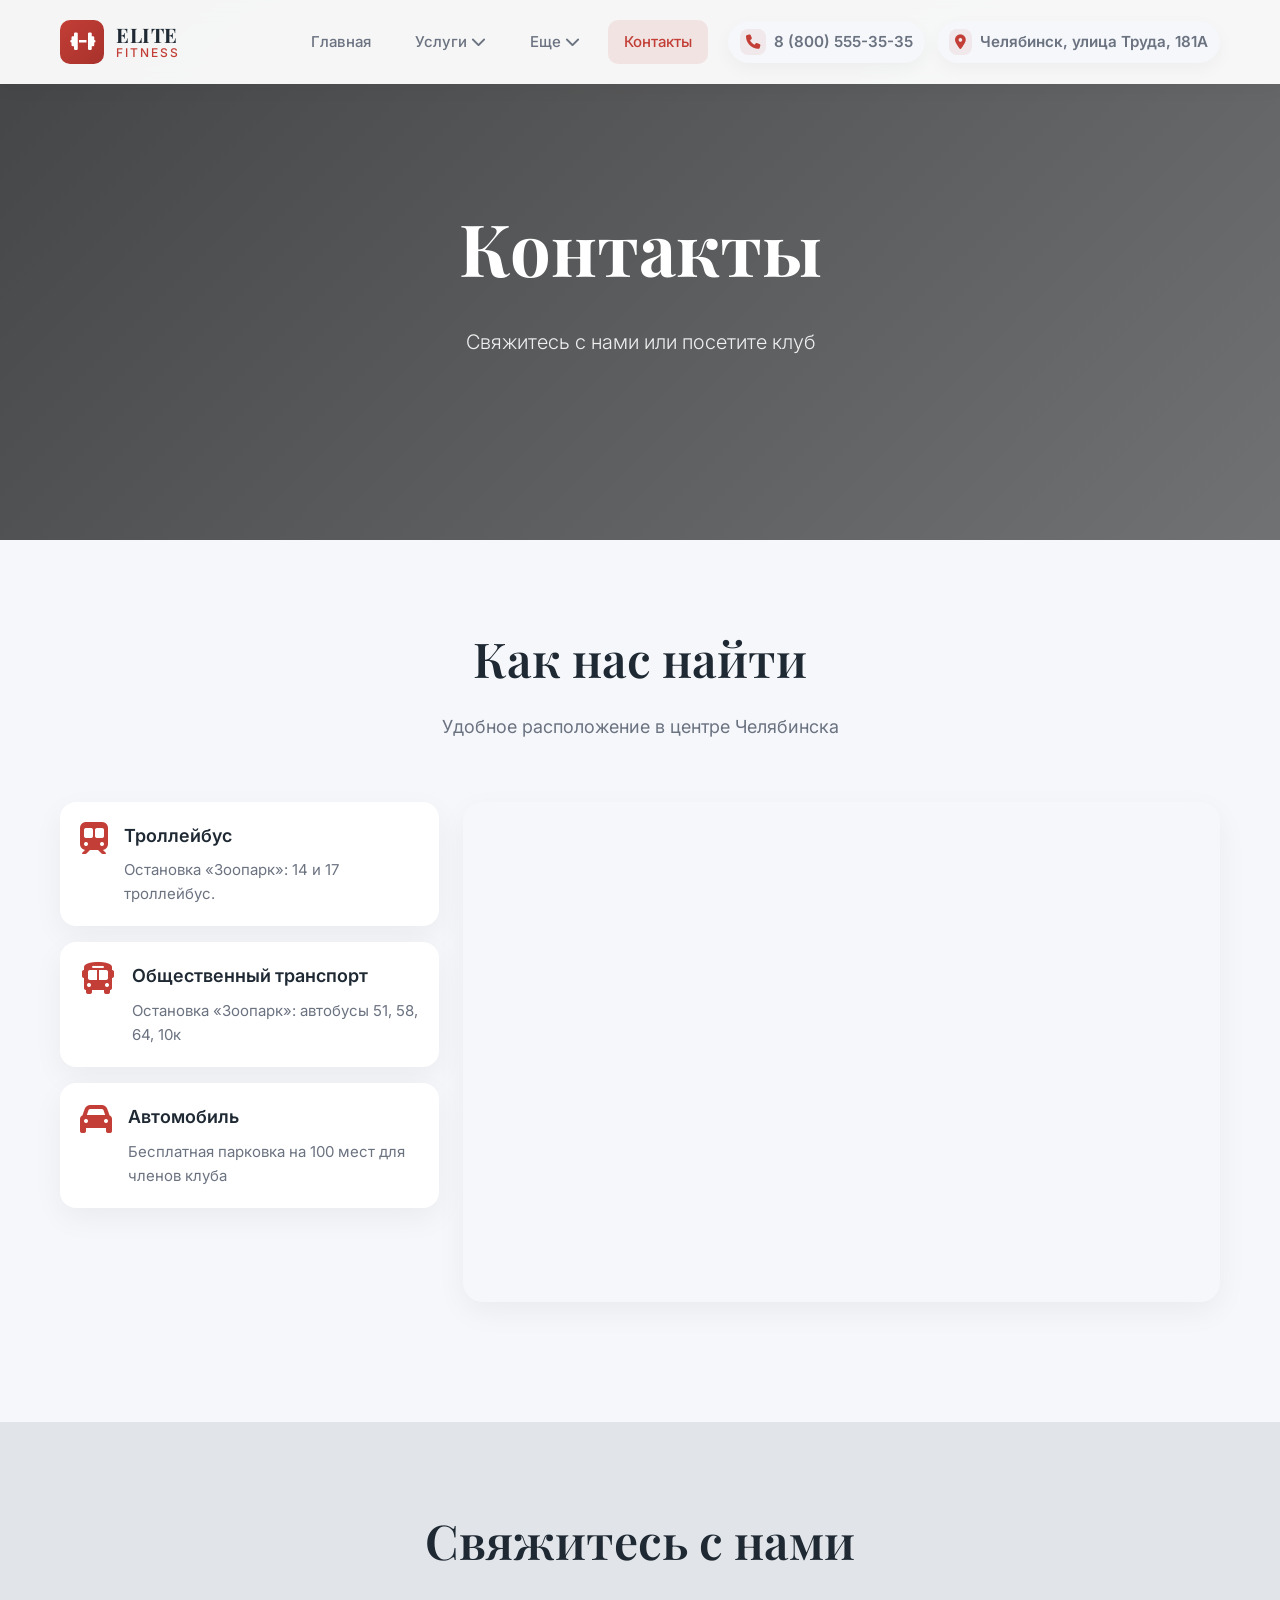
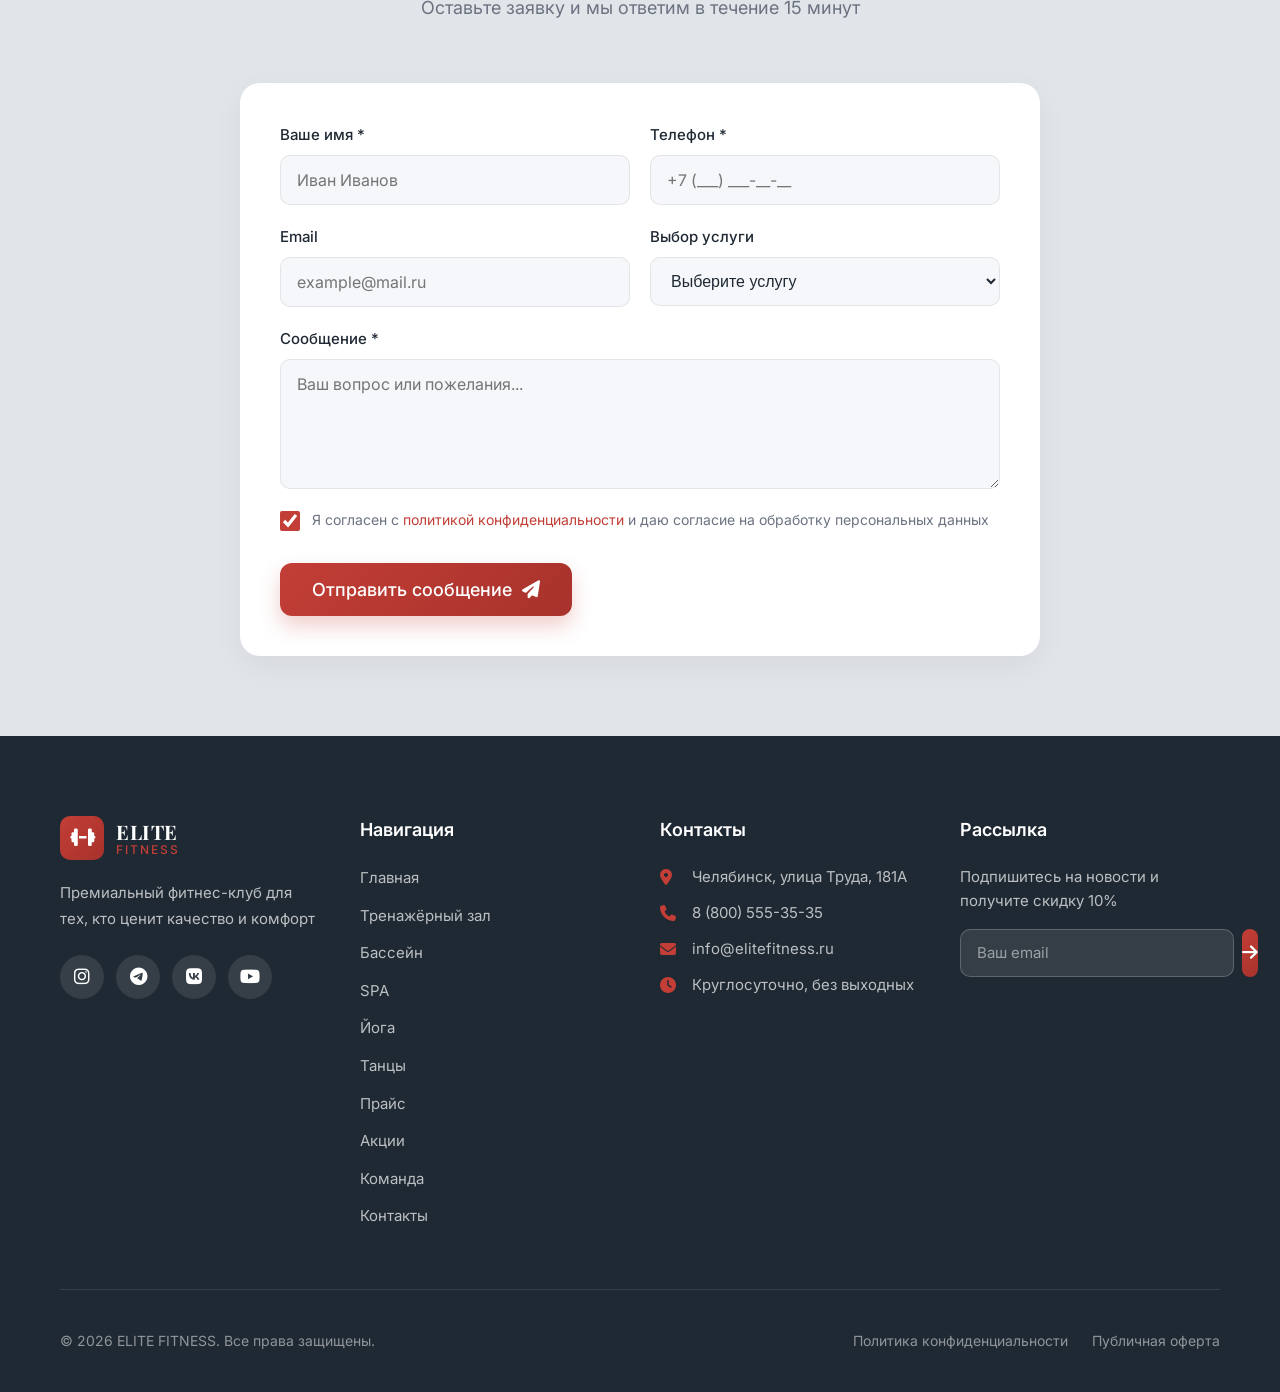
<file: contacts.html>
<!DOCTYPE html>
<html lang="ru">
<head>
    <meta charset="UTF-8">
    <meta name="viewport" content="width=device-width, initial-scale=1.0, maximum-scale=5.0, minimum-scale=0.5, viewport-fit=cover">
    <meta name="description" content="Контакты ELITE FITNESS — адрес, телефон, email, часы работы. Запишитесь на пробное занятие.">
    <title>Контакты | ELITE FITNESS</title>

    <link rel="icon" href="img/fav.png" type="image/png">

    <link rel="preconnect" href="https://fonts.googleapis.com">
    <link rel="preconnect" href="https://fonts.gstatic.com" crossorigin>
    <link href="https://fonts.googleapis.com/css2?family=Inter:wght@300;400;500;600;700&family=Playfair+Display:wght@400;500;600;700&display=swap" rel="stylesheet">
    <link rel="stylesheet" href="https://cdnjs.cloudflare.com/ajax/libs/font-awesome/6.4.0/css/all.min.css">
    <link rel="stylesheet" href="css/styles.css">
</head>
<body>
    <div id="header"></div>

    <section class="page-hero">
        <div class="page-hero__overlay"></div>
        <div class="page-hero__content">
            <h1 class="page-hero__title fade-in">Контакты</h1>
            <p class="page-hero__subtitle fade-in">
                Свяжитесь с нами или посетите клуб
            </p>
        </div>
    </section>

    <section class="section" style="background: var(--color-bg-secondary);" id="map-section">
        <div class="container">
            <div class="section-header">
                <h2 class="section-title">Как нас найти</h2>
                <p class="section-subtitle">
                    Удобное расположение в центре Челябинска
                </p>
            </div>

            <div class="map-wrapper slide-up">
                <div class="map-content">
                    <div class="map-info">
                        <div class="transport-item">
                            <i class="fas fa-subway"></i>
                            <div>
                                <h4>Троллейбус</h4>
                                <p>Остановка «Зоопарк»: 14 и 17 троллейбус.</p>
                            </div>
                        </div>
                        <div class="transport-item">
                            <i class="fas fa-bus"></i>
                            <div>
                                <h4>Общественный транспорт</h4>
                                <p>Остановка «Зоопарк»: автобусы 51, 58, 64, 10к </p>
                            </div>
                        </div>
                        <div class="transport-item">
                            <i class="fas fa-car"></i>
                            <div>
                                <h4>Автомобиль</h4>
                                <p>Бесплатная парковка на 100 мест для членов клуба</p>
                            </div>
                        </div>
                    </div>
                    <div class="map-frame">
                        <script type="text/javascript" charset="utf-8" async
                        src="https://api-maps.yandex.ru/services/constructor/1.0/js/?um=constructor%3Aa246e74d92d04587e3907574877aab3a8ae744d400a5dc69000b1d59fb3c363e&width=100%25&height=500&lang=ru_RU&scroll=true">
                        </script>
                    </div>
                </div>
            </div>
        </div>
    </section>

    <section class="section" id="contact-form-section">
        <div class="container">
            <div class="section-header">
                <h2 class="section-title">Свяжитесь с нами</h2>
                <p class="section-subtitle">
                    Оставьте заявку и мы ответим в течение 15 минут
                </p>
            </div>

            <div class="contact-form-wrapper slide-up">
                <form class="contact-form" id="contactForm">
                    <div class="contact-form__row">
                        <div class="contact-form__group">
                            <label class="contact-form__label">Ваше имя *</label>
                            <input type="text" class="contact-form__input" name="name" placeholder="Иван Иванов" required>
                        </div>
                        <div class="contact-form__group">
                            <label class="contact-form__label">Телефон *</label>
                            <input type="tel" class="contact-form__input" name="phone" placeholder="+7 (___) ___-__-__" required>
                        </div>
                    </div>

                    <div class="contact-form__row">
                        <div class="contact-form__group">
                            <label class="contact-form__label">Email</label>
                            <input type="email" class="contact-form__input" name="email" placeholder="example@mail.ru">
                        </div>
                        <div class="contact-form__group">
                            <label class="contact-form__label">Выбор услуги</label>
                            <select class="contact-form__select" name="service">
                                <option value="">Выберите услугу</option>
                                <option value="gym">Тренажерный зал</option>
                                <option value="pool">Бассейн</option>
                                <option value="spa">SPA</option>
                                <option value="yoga">Йога</option>
                                <option value="dance">Танцы</option>
                            </select>
                        </div>
                    </div>

                    <div class="contact-form__row">
                        <div class="contact-form__group contact-form__group--full">
                            <label class="contact-form__label">Сообщение *</label>
                            <textarea class="contact-form__textarea" name="message" rows="5" placeholder="Ваш вопрос или пожелания..." required></textarea>
                        </div>
                    </div>

                    <div class="contact-form__row">
                        <div class="contact-form__group contact-form__group--full">
                            <label class="contact-form__checkbox-wrapper">
                                <input type="checkbox" class="contact-form__checkbox" name="consent" checked required>
                                <span class="contact-form__checkbox-text">
                                    Я согласен с <a href="#">политикой конфиденциальности</a> и даю согласие на обработку персональных данных
                                </span>
                            </label>
                        </div>
                    </div>

                    <div class="contact-form__submit">
                        <button type="submit" class="btn btn--primary btn--large">
                            <span>Отправить сообщение</span>
                            <i class="fas fa-paper-plane"></i>
                        </button>
                    </div>
                </form>
            </div>
        </div>
    </section>

    <div id="footer"></div>

    <script src="js/script.js"></script>
</body>
</html>
</file>
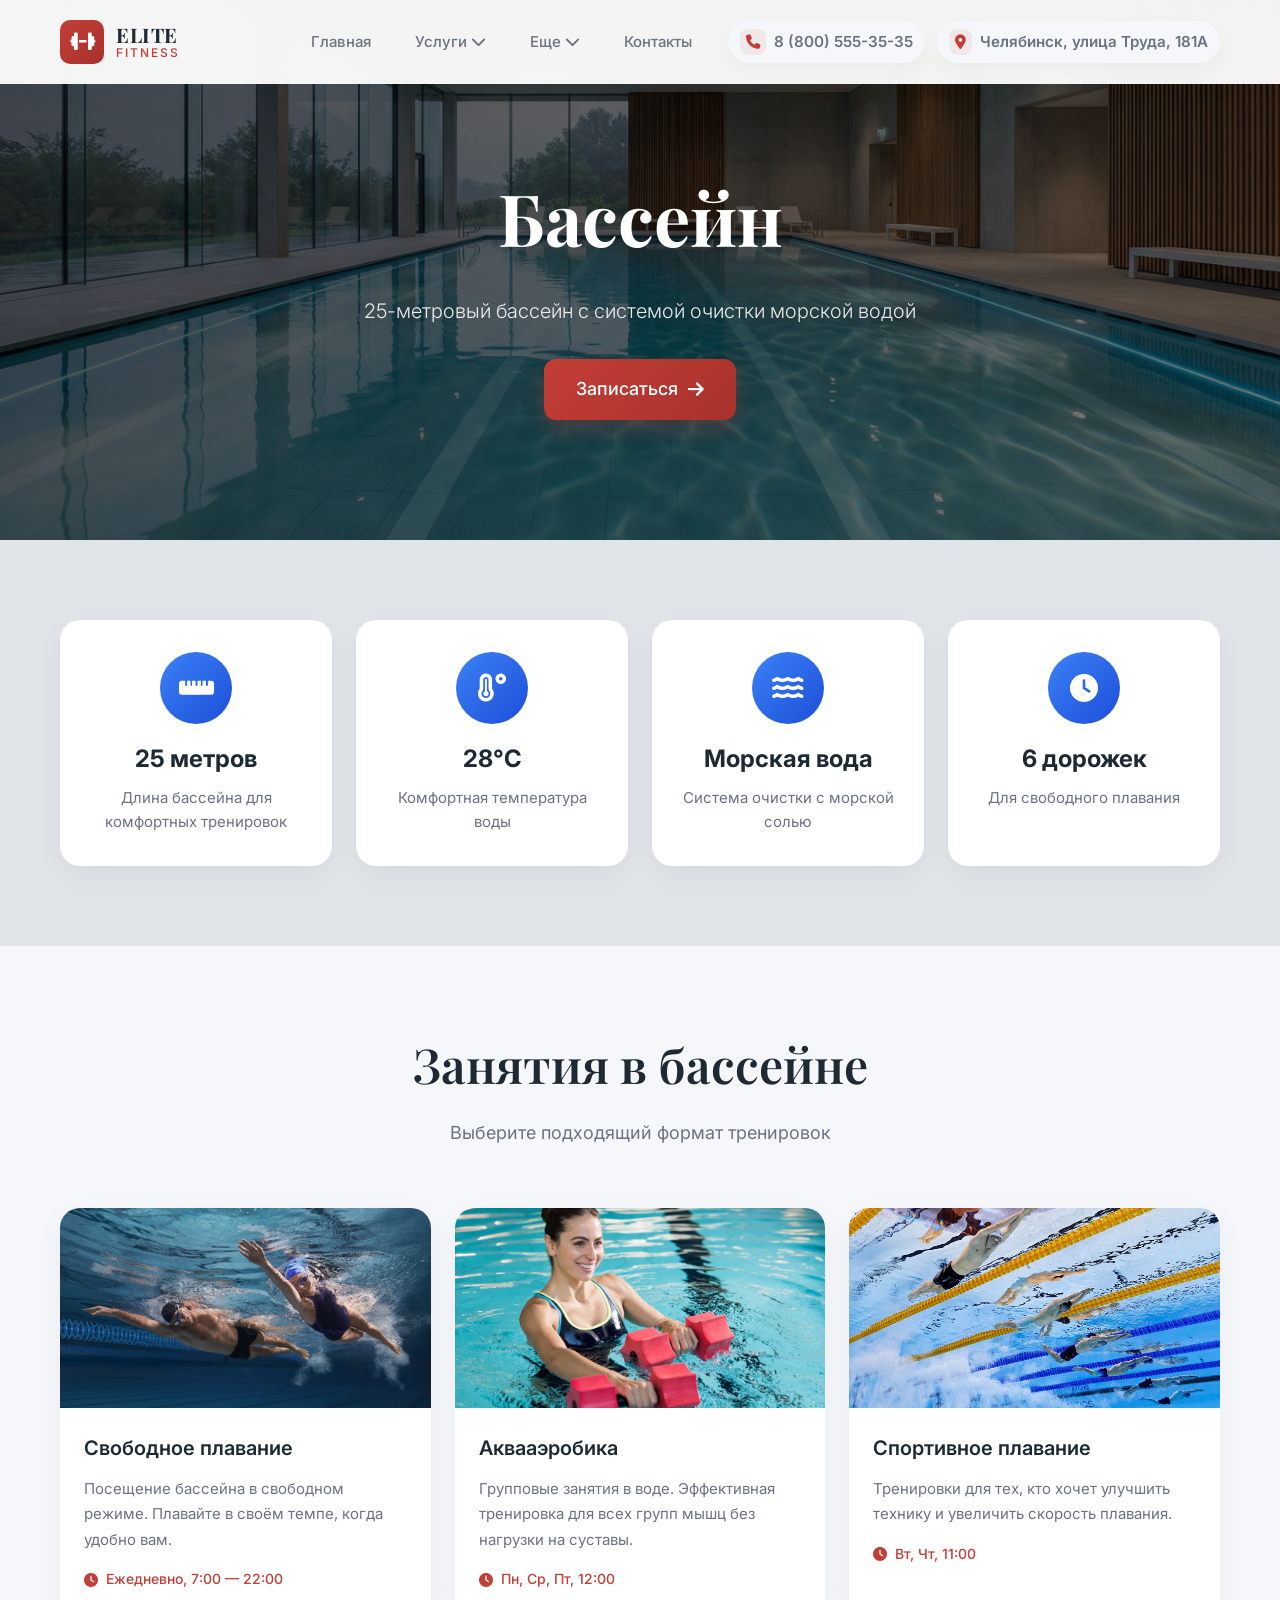
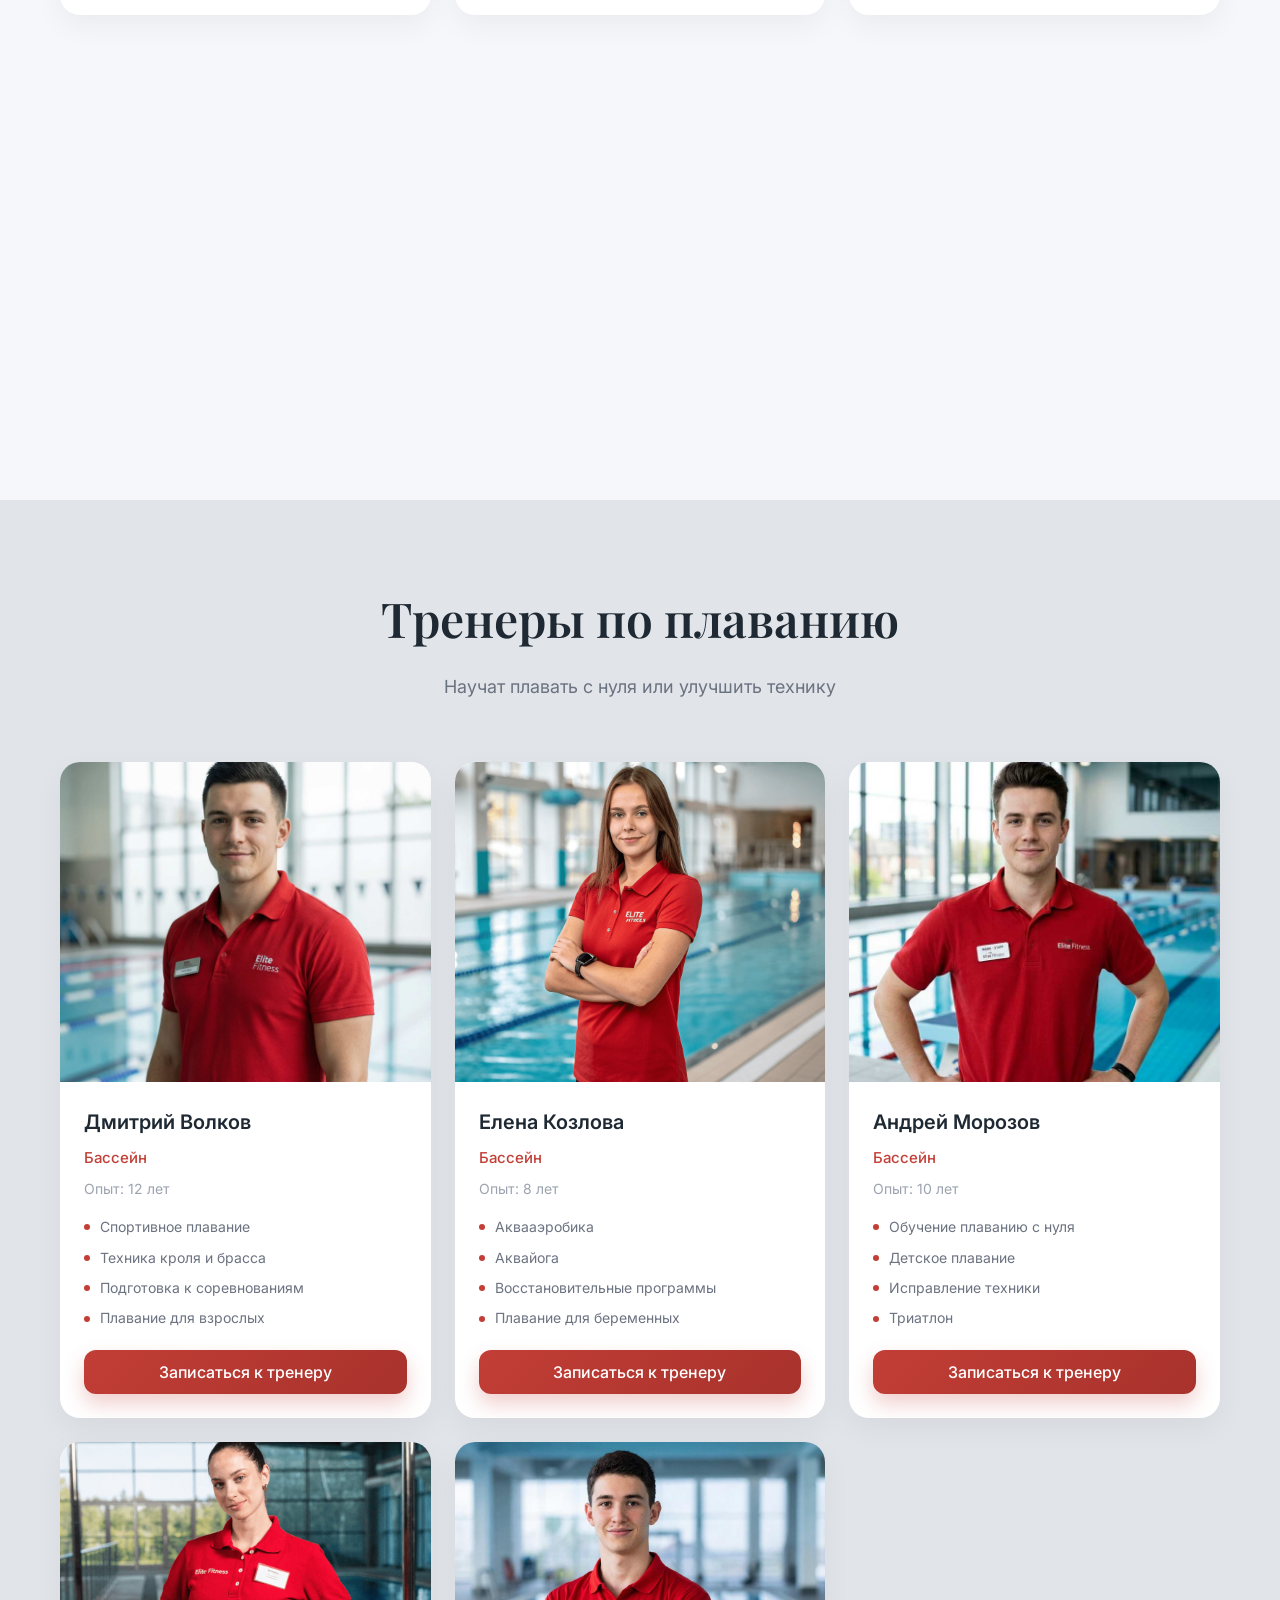
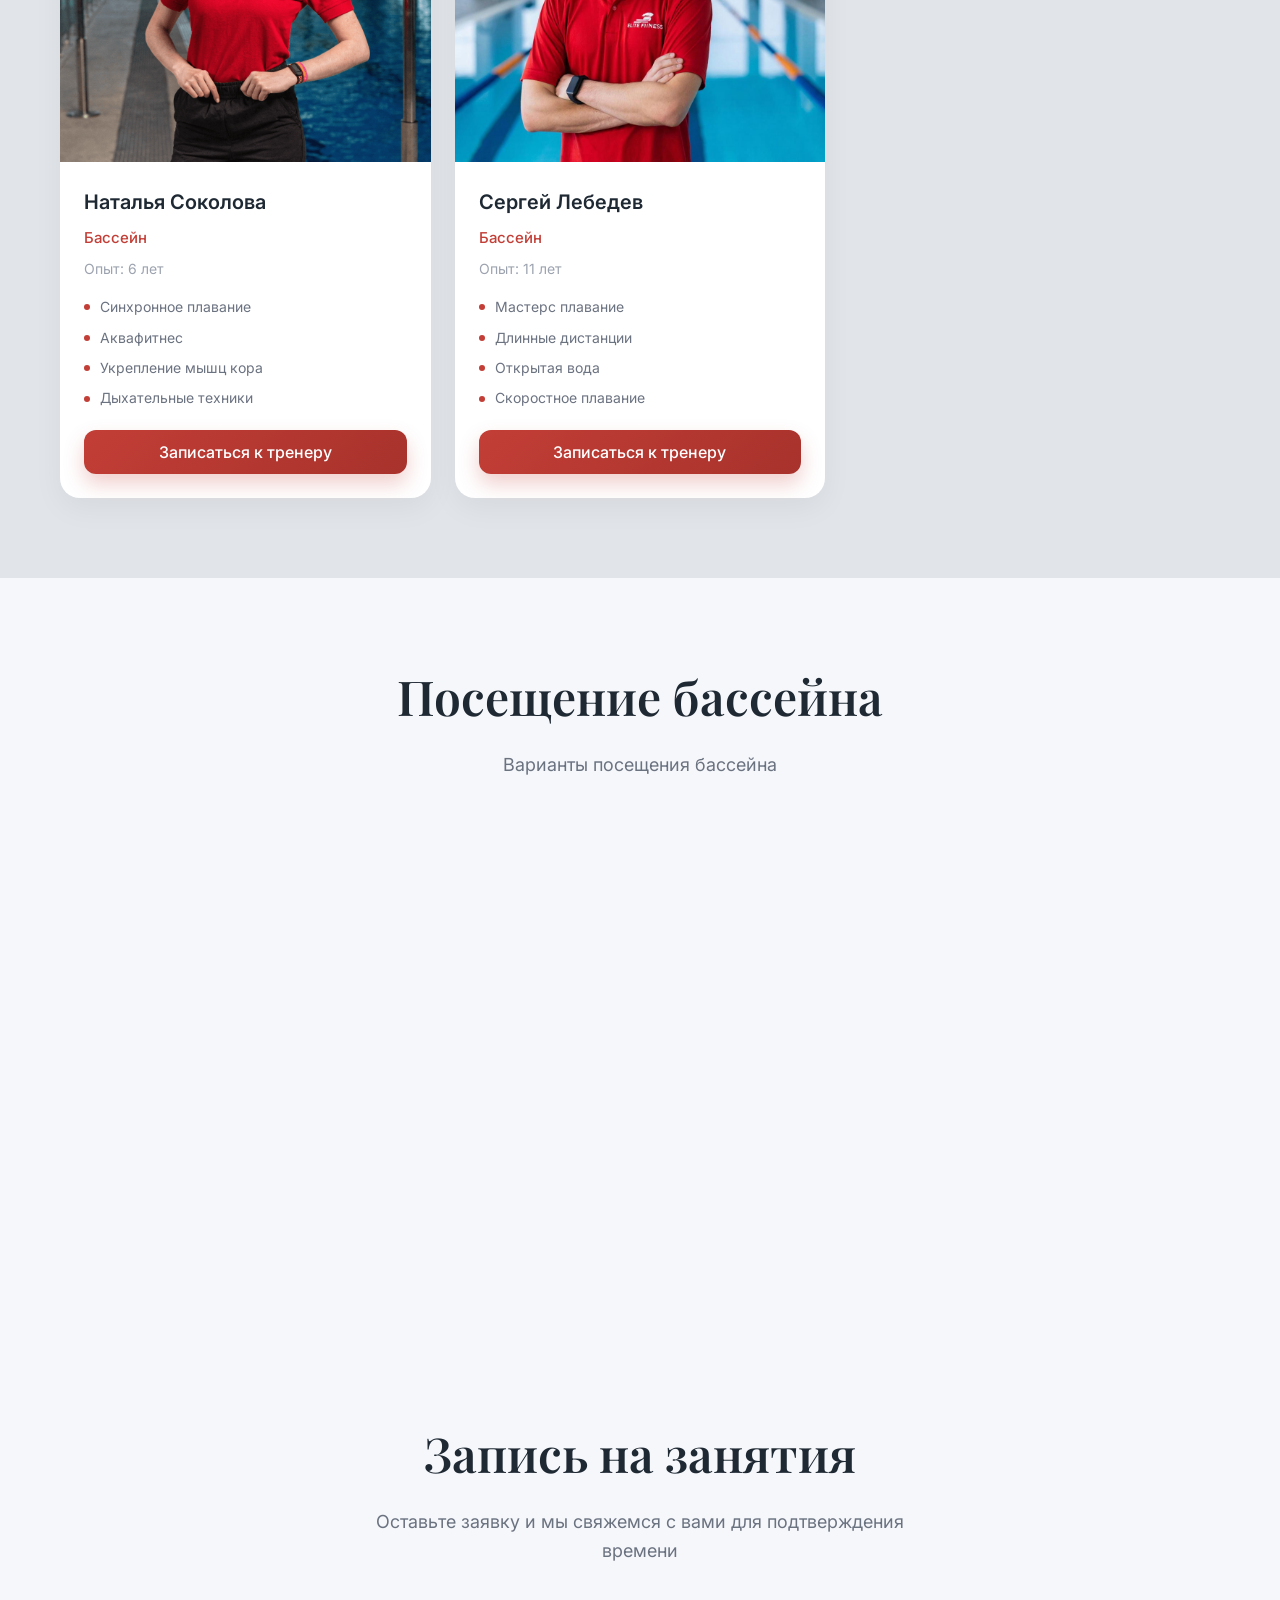
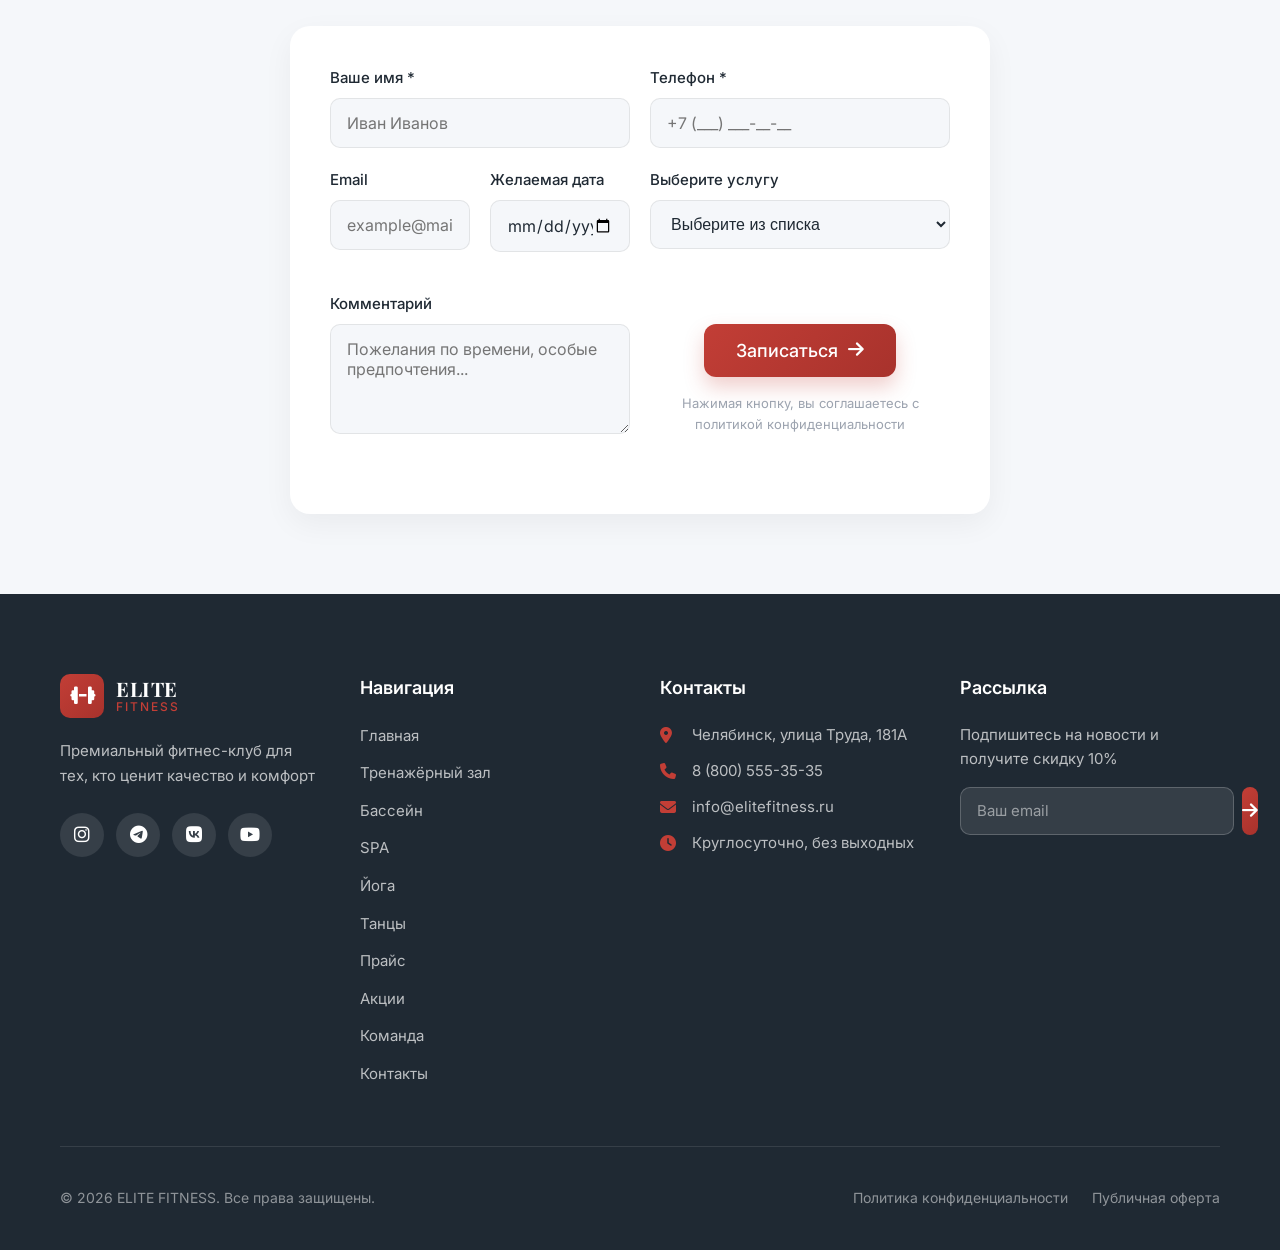
<file: pool.html>
<!DOCTYPE html>
<html lang="ru">
<head>
    <meta charset="UTF-8">
    <meta name="viewport" content="width=device-width, initial-scale=1.0, maximum-scale=5.0, minimum-scale=0.5, viewport-fit=cover">
    <meta name="description" content="Бассейн ELITE FITNESS — 25-метровый бассейн с подогревом, аквааэробика, персональные тренировки по плаванию.">
    <title>Бассейн | ELITE FITNESS</title>

    <link rel="icon" href="img/fav.png" type="image/png">

    <link rel="preconnect" href="https://fonts.googleapis.com">
    <link rel="preconnect" href="https://fonts.gstatic.com" crossorigin>
    <link href="https://fonts.googleapis.com/css2?family=Inter:wght@300;400;500;600;700&family=Playfair+Display:wght@400;500;600;700&display=swap" rel="stylesheet">
    <link rel="stylesheet" href="https://cdnjs.cloudflare.com/ajax/libs/font-awesome/6.4.0/css/all.min.css">
    <link rel="stylesheet" href="css/styles.css">
</head>
<body>
    <div id="header"></div>

    <section class="page-hero page-hero--pool">
        <div class="page-hero__overlay"></div>
        <div class="page-hero__content">
            <h1 class="page-hero__title fade-in">Бассейн</h1>
            <p class="page-hero__subtitle fade-in">
                25-метровый бассейн с системой очистки морской водой
            </p>
            <a href="#booking" class="btn btn--primary btn--large fade-in">
                <span>Записаться</span>
                <i class="fas fa-arrow-right"></i>
            </a>
        </div>
    </section>

    <section class="section" id="pool-info">
        <div class="container">
            <div class="pool-features">
                <div class="pool-feature slide-up">
                    <div class="pool-feature__icon">
                        <i class="fas fa-ruler-horizontal"></i>
                    </div>
                    <h3 class="pool-feature__title">25 метров</h3>
                    <p class="pool-feature__text">Длина бассейна для комфортных тренировок</p>
                </div>
                
                <div class="pool-feature slide-up" style="transition-delay: 0.1s">
                    <div class="pool-feature__icon">
                        <i class="fas fa-temperature-high"></i>
                    </div>
                    <h3 class="pool-feature__title">28°C</h3>
                    <p class="pool-feature__text">Комфортная температура воды</p>
                </div>
                
                <div class="pool-feature slide-up" style="transition-delay: 0.2s">
                    <div class="pool-feature__icon">
                        <i class="fas fa-water"></i>
                    </div>
                    <h3 class="pool-feature__title">Морская вода</h3>
                    <p class="pool-feature__text">Система очистки с морской солью</p>
                </div>
                
                <div class="pool-feature slide-up" style="transition-delay: 0.3s">
                    <div class="pool-feature__icon">
                        <i class="fas fa-clock"></i>
                    </div>
                    <h3 class="pool-feature__title">6 дорожек</h3>
                    <p class="pool-feature__text">Для свободного плавания</p>
                </div>
            </div>
        </div>
    </section>

    <section class="section" style="background: var(--color-bg-secondary);" id="pool-activities">
        <div class="container">
            <div class="section-header">
                <h2 class="section-title">Занятия в бассейне</h2>
                <p class="section-subtitle">
                    Выберите подходящий формат тренировок
                </p>
            </div>
            
            <div class="activities-grid">
                <div class="activity-card slide-up">
                    <div class="activity-card__image">
                        <img src="img/g-pool0.jpg" alt="Свободное плавание" loading="lazy">
                    </div>
                    <div class="activity-card__content">
                        <h3 class="activity-card__title">Свободное плавание</h3>
                        <p class="activity-card__text">
                            Посещение бассейна в свободном режиме. Плавайте в своём темпе, когда удобно вам.
                        </p>
                        <span class="activity-card__schedule">
                            <i class="fas fa-clock"></i> Ежедневно, 7:00 — 22:00
                        </span>
                    </div>
                </div>
                
                <div class="activity-card slide-up" style="transition-delay: 0.1s">
                    <div class="activity-card__image">
                        <img src="img/g-pool1.jpg" alt="Аквааэробика" loading="lazy">
                    </div>
                    <div class="activity-card__content">
                        <h3 class="activity-card__title">Аквааэробика</h3>
                        <p class="activity-card__text">
                            Групповые занятия в воде. Эффективная тренировка для всех групп мышц без нагрузки на суставы.
                        </p>
                        <span class="activity-card__schedule">
                            <i class="fas fa-clock"></i> Пн, Ср, Пт, 12:00
                        </span>
                    </div>
                </div>
                
                <div class="activity-card slide-up" style="transition-delay: 0.2s">
                    <div class="activity-card__image">
                        <img src="img/g-pool2.avif" alt="Спортивное плавание" loading="lazy">
                    </div>
                    <div class="activity-card__content">
                        <h3 class="activity-card__title">Спортивное плавание</h3>
                        <p class="activity-card__text">
                            Тренировки для тех, кто хочет улучшить технику и увеличить скорость плавания.
                        </p>
                        <span class="activity-card__schedule">
                            <i class="fas fa-clock"></i> Вт, Чт, 11:00
                        </span>
                    </div>
                </div>
                
                <div class="activity-card slide-up" style="transition-delay: 0.3s">
                    <div class="activity-card__image">
                        <img src="img/g-pool3.jpg" alt="Аквайога" loading="lazy">
                    </div>
                    <div class="activity-card__content">
                        <h3 class="activity-card__title">Аквайога</h3>
                        <p class="activity-card__text">
                            Уникальное сочетание йоги и упражнений в воде. Расслабление и укрепление мышц.
                        </p>
                        <span class="activity-card__schedule">
                            <i class="fas fa-clock"></i> Пт, 7:00
                        </span>
                    </div>
                </div>
            </div>
        </div>
    </section>

    <section class="section" id="pool-trainers-section">
        <div class="container">
            <div class="section-header">
                <h2 class="section-title">Тренеры по плаванию</h2>
                <p class="section-subtitle">
                    Научат плавать с нуля или улучшить технику
                </p>
            </div>

            <div class="team-grid">
                <!-- Карточки тренеров загружаются динамически из data/trainers.json -->
            </div>
        </div>
    </section>

    <section class="section" style="background: var(--color-bg-secondary);" id="pool-pricing">
        <div class="container">
            <div class="section-header">
                <h2 class="section-title">Посещение бассейна</h2>
                <p class="section-subtitle">
                    Варианты посещения бассейна
                </p>
            </div>
            
            <div class="pool-pricing-grid" id="poolPricingGrid">
                <div class="pool-pricing-card slide-up" data-plan="single">
                    <h3 class="pool-pricing-card__title">Разовое посещение</h3>
                    <p class="pool-pricing-card__duration">45 минут</p>
                    <div class="pool-pricing-card__price">
                        <span class="pool-pricing-card__amount">800</span>
                        <span class="pool-pricing-card__currency">₽</span>
                    </div>
                    <ul class="pool-pricing-card__features">
                        <li><i class="fas fa-check"></i> Посещение бассейна</li>
                        <li><i class="fas fa-check"></i> Шапочка в подарок</li>
                        <li><i class="fas fa-check"></i> Душевые принадлежности</li>
                    </ul>
                    <button class="btn btn--primary btn--full pool-pricing-card__btn" data-plan="Разовое посещение" data-price="800" data-period="/посещение">
                        <span>Купить</span>
                    </button>
                </div>

                <div class="pool-pricing-card pool-pricing-card--popular slide-up selected" style="transition-delay: 0.1s" data-plan="subscription">
                    <div class="pool-pricing-card__badge">Выгодно</div>
                    <h3 class="pool-pricing-card__title">Абонемент</h3>
                    <p class="pool-pricing-card__duration">8 посещений</p>
                    <div class="pool-pricing-card__price">
                        <span class="pool-pricing-card__amount">5 600</span>
                        <span class="pool-pricing-card__currency">₽</span>
                    </div>
                    <ul class="pool-pricing-card__features">
                        <li><i class="fas fa-check"></i> 8 посещений бассейна</li>
                        <li><i class="fas fa-check"></i> Действует 30 дней</li>
                        <li><i class="fas fa-check"></i> Заморозка на 7 дней</li>
                        <li><i class="fas fa-check"></i> Скидка на SPA 10%</li>
                    </ul>
                    <button class="btn btn--primary btn--full pool-pricing-card__btn" data-plan="Абонемент" data-price="5 600" data-period="/8 посещений">
                        <span>Купить</span>
                    </button>
                </div>

                <div class="pool-pricing-card slide-up" style="transition-delay: 0.2s" data-plan="unlimited">
                    <h3 class="pool-pricing-card__title">Безлимит</h3>
                    <p class="pool-pricing-card__duration">1 месяц</p>
                    <div class="pool-pricing-card__price">
                        <span class="pool-pricing-card__amount">9 900</span>
                        <span class="pool-pricing-card__currency">₽</span>
                    </div>
                    <ul class="pool-pricing-card__features">
                        <li><i class="fas fa-check"></i> Безлимитное посещение</li>
                        <li><i class="fas fa-check"></i> Включает групповые занятия</li>
                        <li><i class="fas fa-check"></i> Гостевой визит</li>
                        <li><i class="fas fa-check"></i> Скидка на SPA 15%</li>
                    </ul>
                    <button class="btn btn--primary btn--full pool-pricing-card__btn" data-plan="Безлимит" data-price="9 900" data-period="/мес">
                        <span>Купить</span>
                    </button>
                </div>
            </div>
        </div>
    </section>

    <section class="section" style="background: var(--color-bg-secondary);" id="booking">
        <div class="container">
            <div class="section-header">
                <h2 class="section-title">Запись на занятия</h2>
                <p class="section-subtitle">
                    Оставьте заявку и мы свяжемся с вами для подтверждения времени
                </p>
            </div>
            
            <div class="booking-form-wrapper slide-up">
                <form class="booking-form" id="poolBookingForm">
                    <div class="booking-form__row">
                        <div class="booking-form__group">
                            <label class="booking-form__label">Ваше имя *</label>
                            <input type="text" class="booking-form__input" name="name" placeholder="Иван Иванов" required>
                        </div>
                        <div class="booking-form__group">
                            <label class="booking-form__label">Телефон *</label>
                            <input type="tel" class="booking-form__input" name="phone" placeholder="+7 (___) ___-__-__" required>
                        </div>
                    
                    <div class="booking-form__row">
                        <div class="booking-form__group">
                            <label class="booking-form__label">Email</label>
                            <input type="email" class="booking-form__input" name="email" placeholder="example@mail.ru">
                        </div>
                        <div class="booking-form__group">
                            <label class="booking-form__label">Желаемая дата</label>
                            <input type="date" class="booking-form__input" name="date">
                        </div>
                    </div>
                    
                    <div class="booking-form__row">
                        <div class="booking-form__group booking-form__group--full">
                            <label class="booking-form__label">Выберите услугу</label>
                            <select class="booking-form__select" name="service">
                                <option value="">Выберите из списка</option>
                                <option value="swimming">Обучение плаванию</option>
                                <option value="aqua">Аквааэробика</option>
                                <option value="yoga">Аквайога</option>
                                <option value="free">Свободное плавание</option>
                                <option value="children">Детское плавание</option>
                                <option value="therapy">Лечебное плавание</option>
                                <option value="competition">Подготовка к соревнованиям</option>
                                <option value="triathlon">Триатлон</option>
                            </select>
                        </div>
                    </div>
                    
                    <div class="booking-form__row">
                        <div class="booking-form__group booking-form__group--full">
                            <label class="booking-form__label">Комментарий</label>
                            <textarea class="booking-form__textarea" name="comment" rows="4" placeholder="Пожелания по времени, особые предпочтения..."></textarea>
                        </div>
                    </div>
                    
                    <div class="booking-form__submit">
                        <button type="submit" class="btn btn--primary btn--large">
                            <span>Записаться</span>
                            <i class="fas fa-arrow-right"></i>
                        </button>
                        <p class="booking-form__disclaimer">
                            Нажимая кнопку, вы соглашаетесь с политикой конфиденциальности
                        </p>
                    </div>
                </form>
            </div>
        </div>
    </section>

    <div id="footer"></div>

    <!-- ==================== POOL PRICING MODAL ==================== -->
    <div class="modal" id="poolPricingModal">
        <div class="modal__overlay"></div>
        <div class="modal__container">
            <div class="modal__content">
                <button class="modal__close" aria-label="Закрыть">
                    <i class="fas fa-times"></i>
                </button>

                <div class="modal__header">
                    <h2 class="modal__title">Запись на посещение</h2>
                    <p class="modal__subtitle">Оставьте заявку и мы свяжемся с вами</p>
                </div>

                <div class="modal__plan-info">
                    <div class="modal__plan-name">
                        <i class="fas fa-tag"></i>
                        <span id="poolModalPlanName">Тариф</span>
                    </div>
                    <div class="modal__plan-price">
                        <span id="poolModalPlanPrice">0 ₽</span>
                        <span id="poolModalPlanPeriod"></span>
                    </div>
                </div>

                <form class="modal__form" id="poolModalForm">
                    <div class="modal__form-group">
                        <label class="modal__label" for="poolModalName">Ваше имя *</label>
                        <input
                            type="text"
                            id="poolModalName"
                            name="name"
                            class="modal__input"
                            placeholder="Иван Иванов"
                            required
                        >
                    </div>

                    <div class="modal__form-group">
                        <label class="modal__label" for="poolModalPhone">Телефон *</label>
                        <input
                            type="tel"
                            id="poolModalPhone"
                            name="phone"
                            class="modal__input"
                            placeholder="+7 (___) ___-__-__"
                            required
                        >
                    </div>

                    <div class="modal__form-group">
                        <label class="modal__label" for="poolModalEmail">Email</label>
                        <input
                            type="email"
                            id="poolModalEmail"
                            name="email"
                            class="modal__input"
                            placeholder="example@mail.ru"
                        >
                    </div>

                    <button type="submit" class="btn btn--primary btn--large btn--full">
                        <span>Отправить заявку</span>
                        <i class="fas fa-arrow-right"></i>
                    </button>

                    <p class="modal__disclaimer">
                        Нажимая кнопку, вы соглашаетесь с политикой конфиденциальности
                    </p>
                </form>
            </div>
        </div>
    </div>

    <!-- ==================== MODAL ==================== -->
    <div class="modal-overlay" id="modalOverlay">
        <div class="modal">
            <button class="modal__close" id="modalClose" aria-label="Закрыть">
                <i class="fas fa-times"></i>
            </button>
            <div class="modal__content">
                <h3 class="modal__title">Заполните форму и мы перезвоним вам</h3>
                <p class="modal__subtitle" id="modalTrainerName"></p>
                <form class="modal__form" id="modalForm">
                    <div class="modal__group">
                        <label class="modal__label">Ваше имя *</label>
                        <input type="text" class="modal__input" name="name" placeholder="Иван Иванов" required>
                    </div>
                    <div class="modal__group">
                        <label class="modal__label">Телефон *</label>
                        <input type="tel" class="modal__input" name="phone" placeholder="+7 (___) ___-__-__" required>
                    </div>
                    <button type="submit" class="btn btn--primary btn--full btn--large">
                        <span>Отправить</span>
                    </button>
                </form>
            </div>
        </div>
    </div>

    <script src="js/script.js"></script>
    <script src="js/trainers.js"></script>
</body>
</html>
</file>
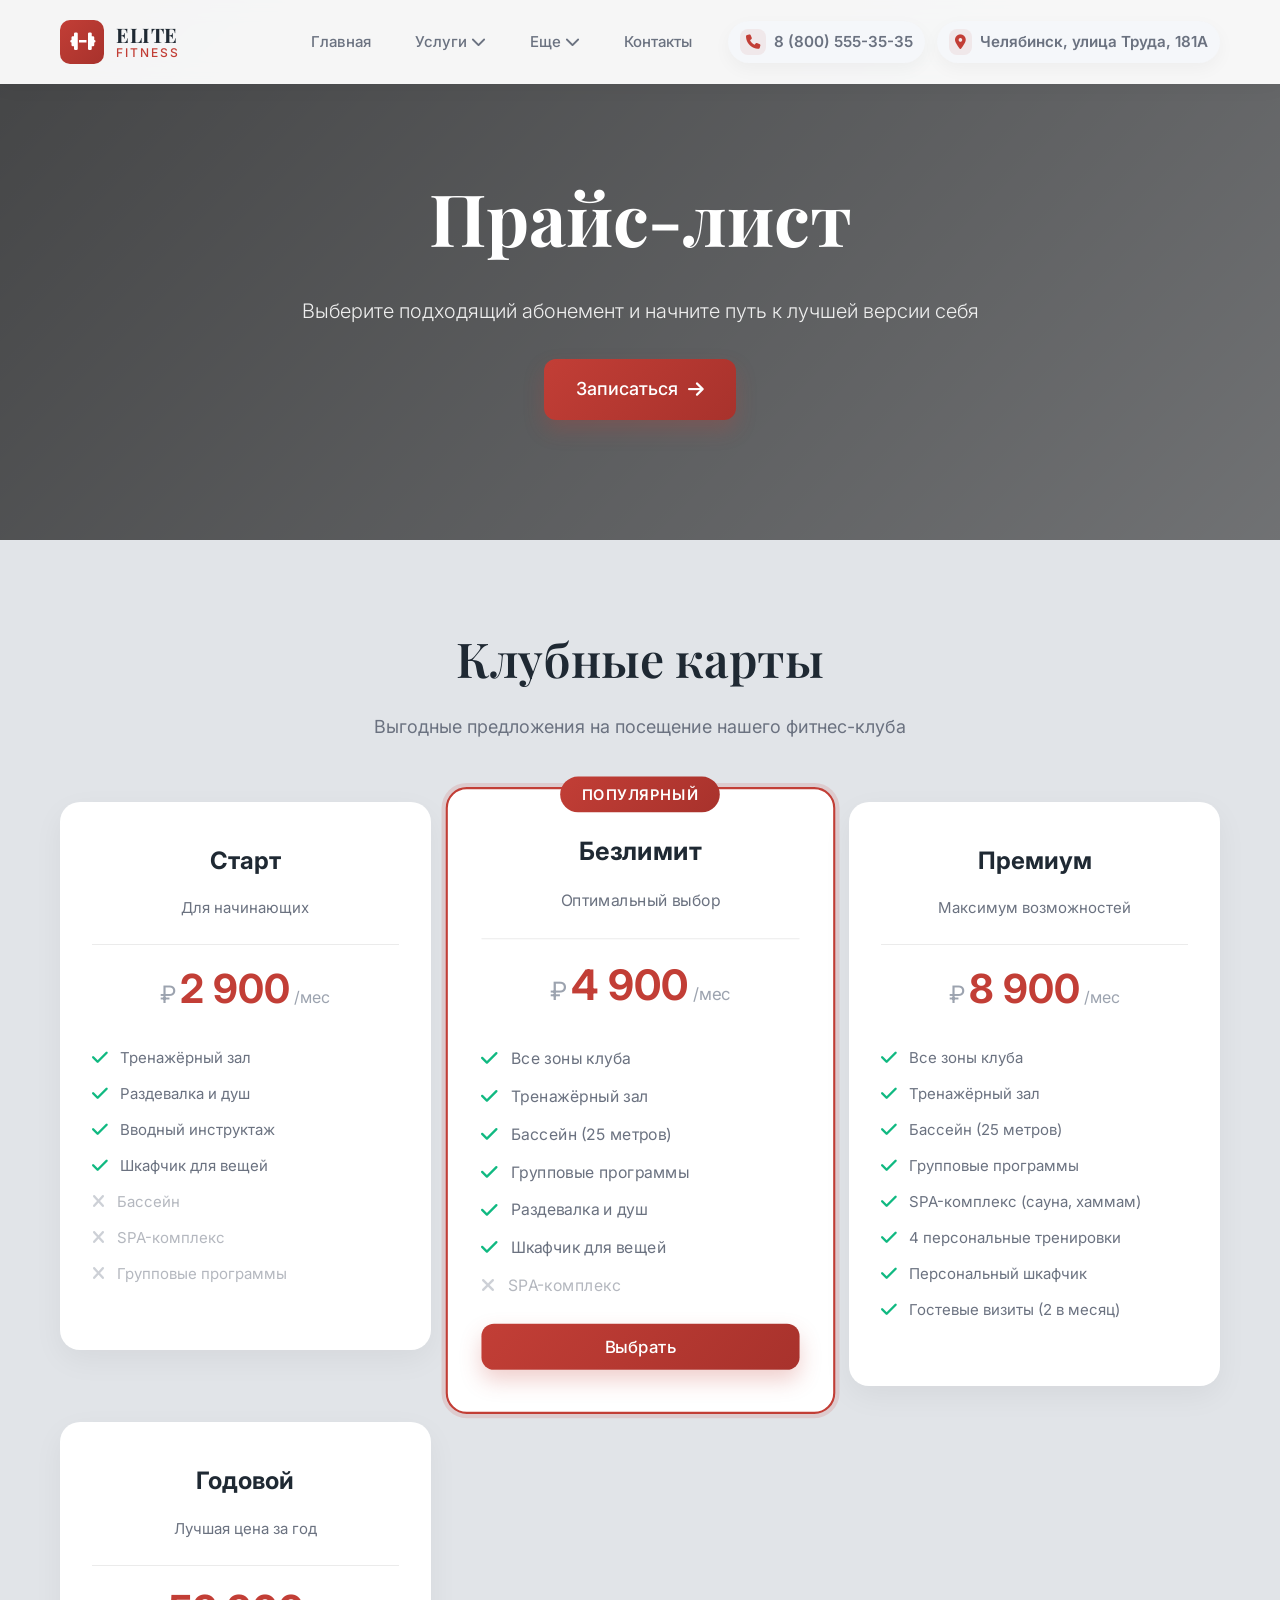
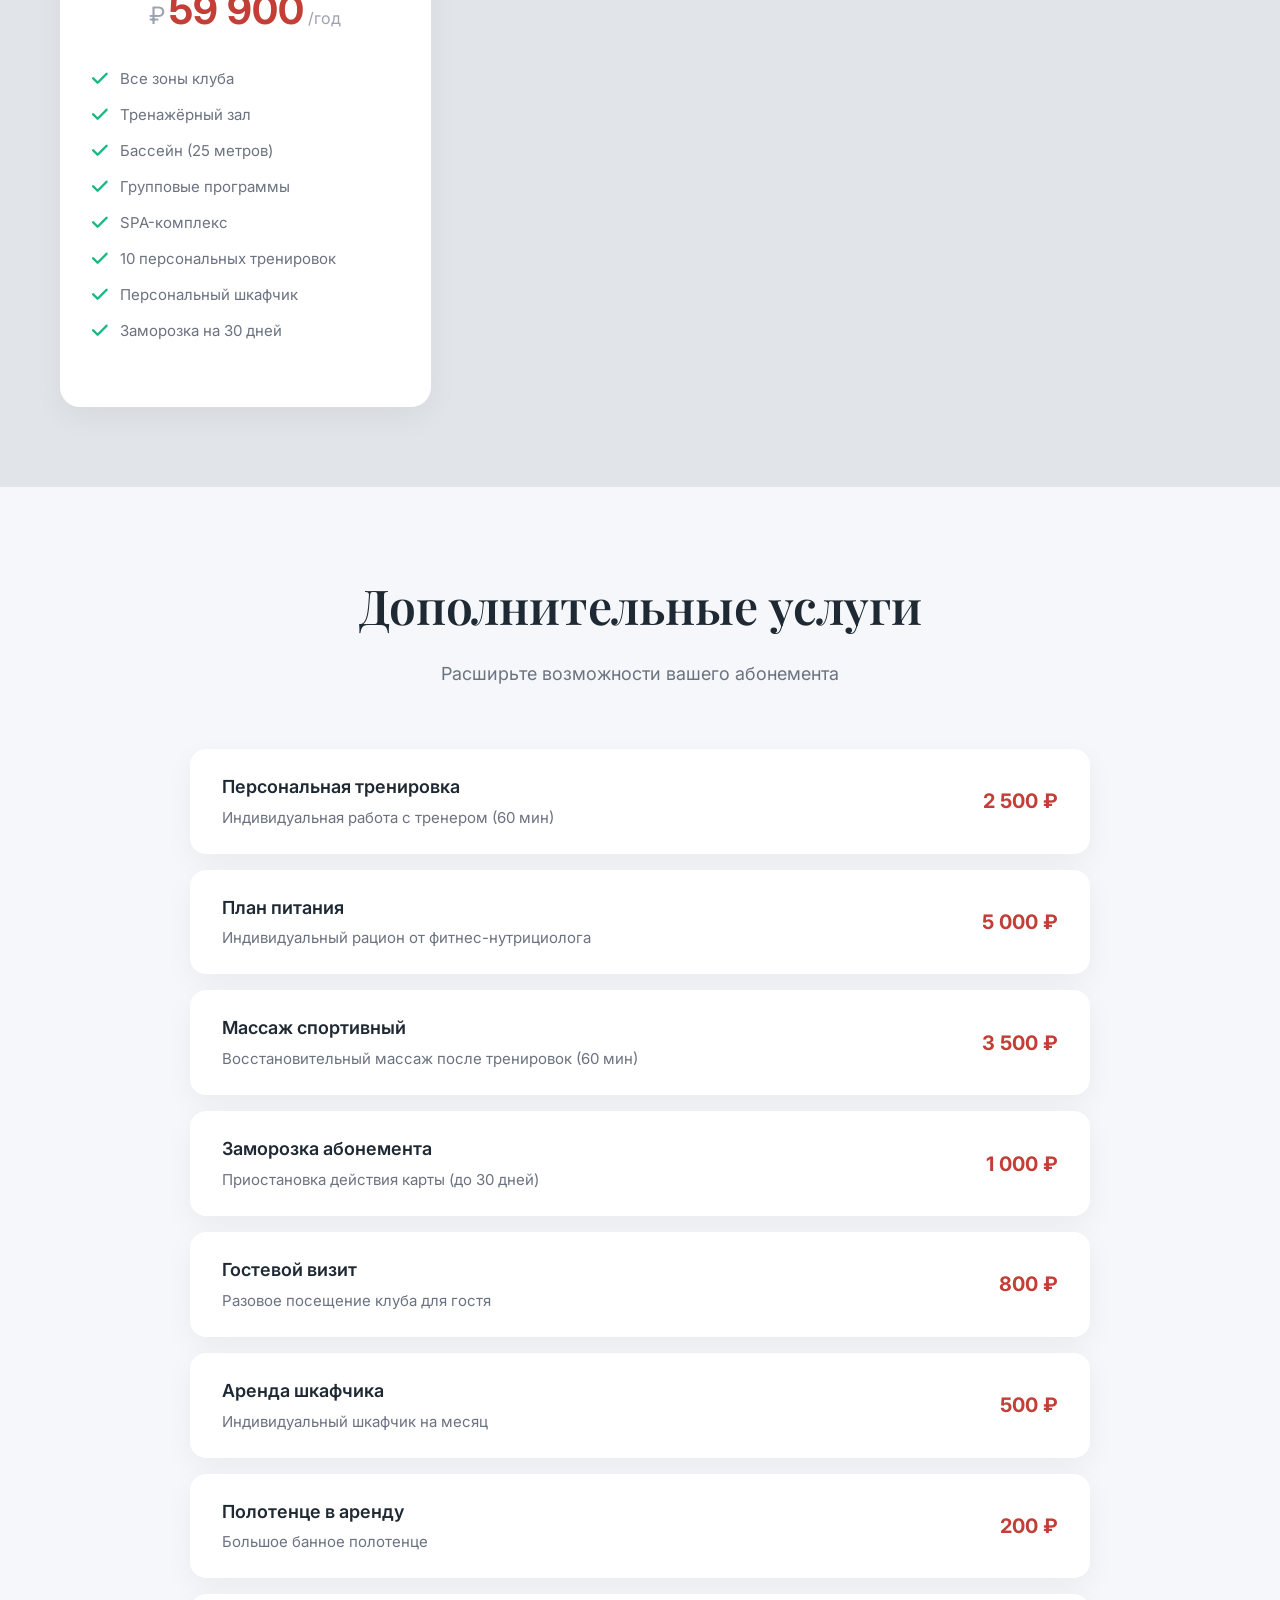
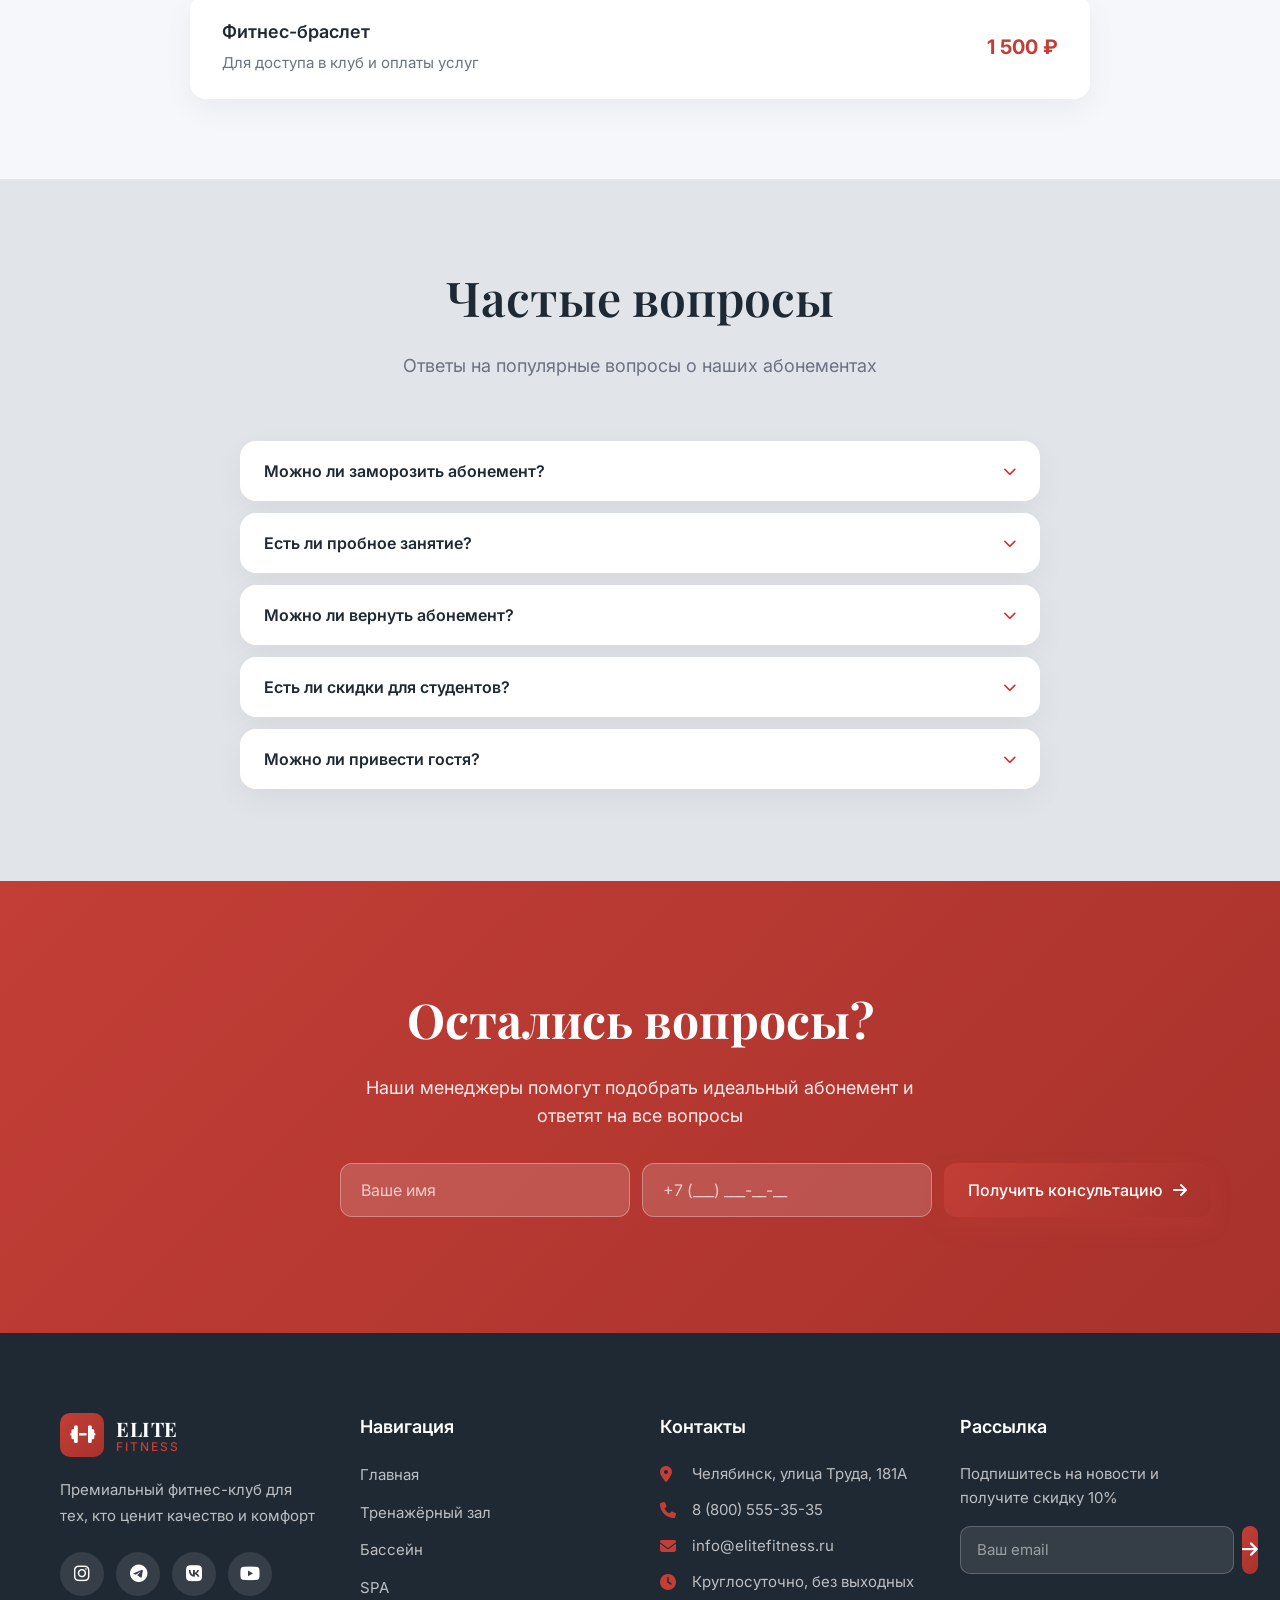
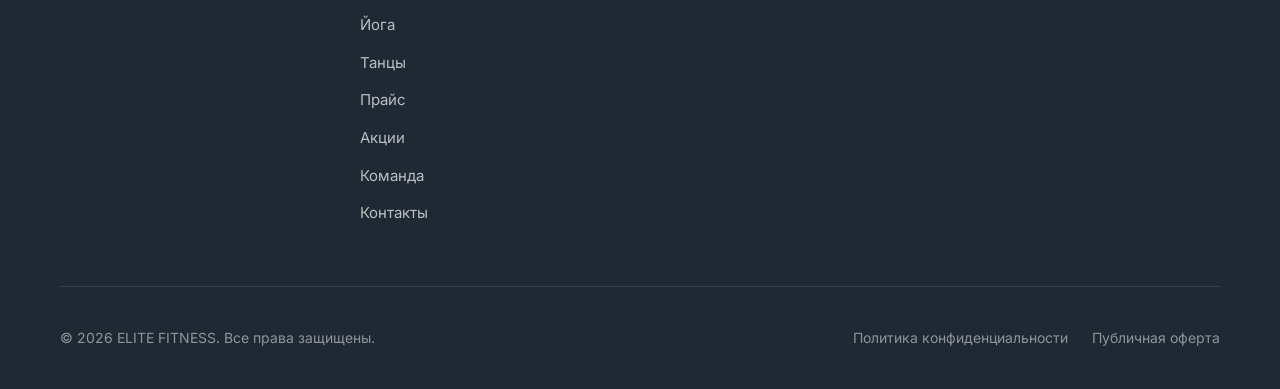
<file: price.html>
<!DOCTYPE html>
<html lang="ru">
<head>
    <meta charset="UTF-8">
    <meta name="viewport" content="width=device-width, initial-scale=1.0, maximum-scale=5.0, minimum-scale=0.5, viewport-fit=cover">
    <meta name="description" content="Цены на абонементы и услуги ELITE FITNESS. Выгодные предложения на посещение фитнес-клуба.">
    <title>Прайс | ELITE FITNESS</title>

    <link rel="icon" href="img/fav.png" type="image/png">

    <link rel="preconnect" href="https://fonts.googleapis.com">
    <link rel="preconnect" href="https://fonts.gstatic.com" crossorigin>
    <link href="https://fonts.googleapis.com/css2?family=Inter:wght@300;400;500;600;700&family=Playfair+Display:wght@400;500;600;700&display=swap" rel="stylesheet">
    <link rel="stylesheet" href="https://cdnjs.cloudflare.com/ajax/libs/font-awesome/6.4.0/css/all.min.css">
    <link rel="stylesheet" href="css/styles.css">
</head>
<body>
    <div id="header"></div>

    <section class="page-hero">
        <div class="page-hero__overlay"></div>
        <div class="page-hero__content">
            <h1 class="page-hero__title fade-in">Прайс-лист</h1>
            <p class="page-hero__subtitle fade-in">
                Выберите подходящий абонемент и начните путь к лучшей версии себя
            </p>
            <a href="index.html#booking" class="btn btn--primary btn--large fade-in">
                <span>Записаться</span>
                <i class="fas fa-arrow-right"></i>
            </a>
        </div>
    </section>

    <section class="section" id="pricing">
        <div class="container">
            <div class="section-header">
                <h2 class="section-title">Клубные карты</h2>
                <p class="section-subtitle">
                    Выгодные предложения на посещение нашего фитнес-клуба
                </p>
            </div>

            <div class="pricing__grid" id="pricingGrid">
                <!-- Plan 1: Старт -->
                <div class="pricing-card slide-up" data-plan="start">
                    <div class="pricing-card__header">
                        <h3 class="pricing-card__title">Старт</h3>
                        <p class="pricing-card__description">Для начинающих</p>
                    </div>
                    <div class="pricing-card__price">
                        <span class="pricing-card__currency">₽</span>
                        <span class="pricing-card__amount">2 900</span>
                        <span class="pricing-card__period">/мес</span>
                    </div>
                    <ul class="pricing-card__features">
                        <li class="pricing-card__feature">
                            <i class="fas fa-check"></i>
                            <span>Тренажёрный зал</span>
                        </li>
                        <li class="pricing-card__feature">
                            <i class="fas fa-check"></i>
                            <span>Раздевалка и душ</span>
                        </li>
                        <li class="pricing-card__feature">
                            <i class="fas fa-check"></i>
                            <span>Вводный инструктаж</span>
                        </li>
                        <li class="pricing-card__feature">
                            <i class="fas fa-check"></i>
                            <span>Шкафчик для вещей</span>
                        </li>
                        <li class="pricing-card__feature pricing-card__feature--disabled">
                            <i class="fas fa-times"></i>
                            <span>Бассейн</span>
                        </li>
                        <li class="pricing-card__feature pricing-card__feature--disabled">
                            <i class="fas fa-times"></i>
                            <span>SPA-комплекс</span>
                        </li>
                        <li class="pricing-card__feature pricing-card__feature--disabled">
                            <i class="fas fa-times"></i>
                            <span>Групповые программы</span>
                        </li>
                    </ul>
                    <button class="btn btn--primary btn--full pricing-card__btn" data-plan="Старт" data-price="2 900" data-period="/мес">
                        <span>Выбрать</span>
                    </button>
                </div>

                <!-- Plan 2: Безлимит (Popular) -->
                <div class="pricing-card pricing-card--popular slide-up selected" data-plan="unlimited" style="transition-delay: 0.1s">
                    <div class="pricing-card__badge">Популярный</div>
                    <div class="pricing-card__header">
                        <h3 class="pricing-card__title">Безлимит</h3>
                        <p class="pricing-card__description">Оптимальный выбор</p>
                    </div>
                    <div class="pricing-card__price">
                        <span class="pricing-card__currency">₽</span>
                        <span class="pricing-card__amount">4 900</span>
                        <span class="pricing-card__period">/мес</span>
                    </div>
                    <ul class="pricing-card__features">
                        <li class="pricing-card__feature">
                            <i class="fas fa-check"></i>
                            <span>Все зоны клуба</span>
                        </li>
                        <li class="pricing-card__feature">
                            <i class="fas fa-check"></i>
                            <span>Тренажёрный зал</span>
                        </li>
                        <li class="pricing-card__feature">
                            <i class="fas fa-check"></i>
                            <span>Бассейн (25 метров)</span>
                        </li>
                        <li class="pricing-card__feature">
                            <i class="fas fa-check"></i>
                            <span>Групповые программы</span>
                        </li>
                        <li class="pricing-card__feature">
                            <i class="fas fa-check"></i>
                            <span>Раздевалка и душ</span>
                        </li>
                        <li class="pricing-card__feature">
                            <i class="fas fa-check"></i>
                            <span>Шкафчик для вещей</span>
                        </li>
                        <li class="pricing-card__feature pricing-card__feature--disabled">
                            <i class="fas fa-times"></i>
                            <span>SPA-комплекс</span>
                        </li>
                    </ul>
                    <button class="btn btn--primary btn--full pricing-card__btn" data-plan="Безлимит" data-price="4 900" data-period="/мес">
                        <span>Выбрать</span>
                    </button>
                </div>

                <!-- Plan 3: Премиум -->
                <div class="pricing-card slide-up" data-plan="premium" style="transition-delay: 0.2s">
                    <div class="pricing-card__header">
                        <h3 class="pricing-card__title">Премиум</h3>
                        <p class="pricing-card__description">Максимум возможностей</p>
                    </div>
                    <div class="pricing-card__price">
                        <span class="pricing-card__currency">₽</span>
                        <span class="pricing-card__amount">8 900</span>
                        <span class="pricing-card__period">/мес</span>
                    </div>
                    <ul class="pricing-card__features">
                        <li class="pricing-card__feature">
                            <i class="fas fa-check"></i>
                            <span>Все зоны клуба</span>
                        </li>
                        <li class="pricing-card__feature">
                            <i class="fas fa-check"></i>
                            <span>Тренажёрный зал</span>
                        </li>
                        <li class="pricing-card__feature">
                            <i class="fas fa-check"></i>
                            <span>Бассейн (25 метров)</span>
                        </li>
                        <li class="pricing-card__feature">
                            <i class="fas fa-check"></i>
                            <span>Групповые программы</span>
                        </li>
                        <li class="pricing-card__feature">
                            <i class="fas fa-check"></i>
                            <span>SPA-комплекс (сауна, хаммам)</span>
                        </li>
                        <li class="pricing-card__feature">
                            <i class="fas fa-check"></i>
                            <span>4 персональные тренировки</span>
                        </li>
                        <li class="pricing-card__feature">
                            <i class="fas fa-check"></i>
                            <span>Персональный шкафчик</span>
                        </li>
                        <li class="pricing-card__feature">
                            <i class="fas fa-check"></i>
                            <span>Гостевые визиты (2 в месяц)</span>
                        </li>
                    </ul>
                    <button class="btn btn--primary btn--full pricing-card__btn" data-plan="Премиум" data-price="8 900" data-period="/мес">
                        <span>Выбрать</span>
                    </button>
                </div>

                <!-- Plan 4: Годовой -->
                <div class="pricing-card slide-up" data-plan="yearly" style="transition-delay: 0.3s">
                    <div class="pricing-card__header">
                        <h3 class="pricing-card__title">Годовой</h3>
                        <p class="pricing-card__description">Лучшая цена за год</p>
                    </div>
                    <div class="pricing-card__price">
                        <span class="pricing-card__currency">₽</span>
                        <span class="pricing-card__amount">59 900</span>
                        <span class="pricing-card__period">/год</span>
                    </div>
                    <ul class="pricing-card__features">
                        <li class="pricing-card__feature">
                            <i class="fas fa-check"></i>
                            <span>Все зоны клуба</span>
                        </li>
                        <li class="pricing-card__feature">
                            <i class="fas fa-check"></i>
                            <span>Тренажёрный зал</span>
                        </li>
                        <li class="pricing-card__feature">
                            <i class="fas fa-check"></i>
                            <span>Бассейн (25 метров)</span>
                        </li>
                        <li class="pricing-card__feature">
                            <i class="fas fa-check"></i>
                            <span>Групповые программы</span>
                        </li>
                        <li class="pricing-card__feature">
                            <i class="fas fa-check"></i>
                            <span>SPA-комплекс</span>
                        </li>
                        <li class="pricing-card__feature">
                            <i class="fas fa-check"></i>
                            <span>10 персональных тренировок</span>
                        </li>
                        <li class="pricing-card__feature">
                            <i class="fas fa-check"></i>
                            <span>Персональный шкафчик</span>
                        </li>
                        <li class="pricing-card__feature">
                            <i class="fas fa-check"></i>
                            <span>Заморозка на 30 дней</span>
                        </li>
                    </ul>
                    <button class="btn btn--primary btn--full pricing-card__btn" data-plan="Годовой" data-price="59 900" data-period="/год">
                        <span>Выбрать</span>
                    </button>
                </div>
            </div>
        </div>
    </section>

    <section class="section" style="background: var(--color-bg-secondary);" id="additional">
        <div class="container">
            <div class="section-header">
                <h2 class="section-title">Дополнительные услуги</h2>
                <p class="section-subtitle">
                    Расширьте возможности вашего абонемента
                </p>
            </div>

            <div class="price-list">
                <div class="price-list-item slide-up">
                    <div class="price-list-item__content">
                        <h4 class="price-list-item__title">Персональная тренировка</h4>
                        <p class="price-list-item__description">Индивидуальная работа с тренером (60 мин)</p>
                    </div>
                    <div class="price-list-item__price">2 500 ₽</div>
                </div>

                <div class="price-list-item slide-up" style="transition-delay: 0.1s">
                    <div class="price-list-item__content">
                        <h4 class="price-list-item__title">План питания</h4>
                        <p class="price-list-item__description">Индивидуальный рацион от фитнес-нутрициолога</p>
                    </div>
                    <div class="price-list-item__price">5 000 ₽</div>
                </div>

                <div class="price-list-item slide-up" style="transition-delay: 0.2s">
                    <div class="price-list-item__content">
                        <h4 class="price-list-item__title">Массаж спортивный</h4>
                        <p class="price-list-item__description">Восстановительный массаж после тренировок (60 мин)</p>
                    </div>
                    <div class="price-list-item__price">3 500 ₽</div>
                </div>

                <div class="price-list-item slide-up" style="transition-delay: 0.3s">
                    <div class="price-list-item__content">
                        <h4 class="price-list-item__title">Заморозка абонемента</h4>
                        <p class="price-list-item__description">Приостановка действия карты (до 30 дней)</p>
                    </div>
                    <div class="price-list-item__price">1 000 ₽</div>
                </div>

                <div class="price-list-item slide-up" style="transition-delay: 0.4s">
                    <div class="price-list-item__content">
                        <h4 class="price-list-item__title">Гостевой визит</h4>
                        <p class="price-list-item__description">Разовое посещение клуба для гостя</p>
                    </div>
                    <div class="price-list-item__price">800 ₽</div>
                </div>

                <div class="price-list-item slide-up" style="transition-delay: 0.5s">
                    <div class="price-list-item__content">
                        <h4 class="price-list-item__title">Аренда шкафчика</h4>
                        <p class="price-list-item__description">Индивидуальный шкафчик на месяц</p>
                    </div>
                    <div class="price-list-item__price">500 ₽</div>
                </div>

                <div class="price-list-item slide-up" style="transition-delay: 0.6s">
                    <div class="price-list-item__content">
                        <h4 class="price-list-item__title">Полотенце в аренду</h4>
                        <p class="price-list-item__description">Большое банное полотенце</p>
                    </div>
                    <div class="price-list-item__price">200 ₽</div>
                </div>

                <div class="price-list-item slide-up" style="transition-delay: 0.7s">
                    <div class="price-list-item__content">
                        <h4 class="price-list-item__title">Фитнес-браслет</h4>
                        <p class="price-list-item__description">Для доступа в клуб и оплаты услуг</p>
                    </div>
                    <div class="price-list-item__price">1 500 ₽</div>
                </div>
            </div>
        </div>
    </section>

    <section class="section" id="faq">
        <div class="container">
            <div class="section-header">
                <h2 class="section-title">Частые вопросы</h2>
                <p class="section-subtitle">
                    Ответы на популярные вопросы о наших абонементах
                </p>
            </div>

            <div class="faq">
                <div class="faq-item slide-up">
                    <button class="faq-item__header">
                        <span class="faq-item__title">Можно ли заморозить абонемент?</span>
                        <span class="faq-item__icon"><i class="fas fa-chevron-down"></i></span>
                    </button>
                    <div class="faq-item__content">
                        <p>Да, вы можете заморозить абонемент на срок до 30 дней. Услуга предоставляется за дополнительную плату (1 000 ₽) или включена в годовой абонемент.</p>
                    </div>
                </div>

                <div class="faq-item slide-up" style="transition-delay: 0.1s">
                    <button class="faq-item__header">
                        <span class="faq-item__title">Есть ли пробное занятие?</span>
                        <span class="faq-item__icon"><i class="fas fa-chevron-down"></i></span>
                    </button>
                    <div class="faq-item__content">
                        <p>Да, мы предлагаем бесплатное пробное посещение. Вы можете ознакомиться с клубом, посмотреть тренажёрный зал и получить консультацию администратора.</p>
                    </div>
                </div>

                <div class="faq-item slide-up" style="transition-delay: 0.2s">
                    <button class="faq-item__header">
                        <span class="faq-item__title">Можно ли вернуть абонемент?</span>
                        <span class="faq-item__icon"><i class="fas fa-chevron-down"></i></span>
                    </button>
                    <div class="faq-item__content">
                        <p>Да, вы можете вернуть абонемент в течение 14 дней с момента покупки при условии, что он не был активирован. После активации возврат возможен пропорционально неиспользованным дням.</p>
                    </div>
                </div>

                <div class="faq-item slide-up" style="transition-delay: 0.3s">
                    <button class="faq-item__header">
                        <span class="faq-item__title">Есть ли скидки для студентов?</span>
                        <span class="faq-item__icon"><i class="fas fa-chevron-down"></i></span>
                    </button>
                    <div class="faq-item__content">
                        <p>Да, студенты дневных отделений получают скидку 15% на абонементы «Старт» и «Безлимит». При предъявлении студенческого билета.</p>
                    </div>
                </div>

                <div class="faq-item slide-up" style="transition-delay: 0.4s">
                    <button class="faq-item__header">
                        <span class="faq-item__title">Можно ли привести гостя?</span>
                        <span class="faq-item__icon"><i class="fas fa-chevron-down"></i></span>
                    </button>
                    <div class="faq-item__content">
                        <p>Да, владельцы абонементов «Премиум» и «Годовой» могут привести до 2 гостей в месяц бесплатно. Для остальных абонементов гостевой визит оплачивается отдельно (800 ₽).</p>
                    </div>
                </div>
            </div>
        </div>
    </section>

    <section class="section cta" style="background: linear-gradient(135deg, var(--color-accent), var(--color-accent-hover));" id="cta">
        <div class="container">
            <div class="cta__content">
                <h2 class="cta__title">Остались вопросы?</h2>
                <p class="cta__text">
                    Наши менеджеры помогут подобрать идеальный абонемент и ответят на все вопросы
                </p>
                <form class="cta__form" id="ctaForm">
                    <div class="cta__form-row">
                        <input type="text" class="cta__input" name="name" placeholder="Ваше имя" required>
                        <input type="tel" class="cta__input" name="phone" placeholder="+7 (___) ___-__-__" required>
                        <button type="submit" class="btn btn--primary">
                            <span>Получить консультацию</span>
                            <i class="fas fa-arrow-right"></i>
                        </button>
                    </div>
                </form>
            </div>
        </div>
    </section>

    <!-- ==================== MODAL ==================== -->
    <div class="modal" id="pricingModal">
        <div class="modal__overlay"></div>
        <div class="modal__container">
            <div class="modal__content">
                <button class="modal__close" aria-label="Закрыть">
                    <i class="fas fa-times"></i>
                </button>
                
                <div class="modal__header">
                    <h2 class="modal__title">Запись на тариф</h2>
                    <p class="modal__subtitle">Оставьте заявку и мы свяжемся с вами</p>
                </div>

                <div class="modal__plan-info">
                    <div class="modal__plan-name">
                        <i class="fas fa-tag"></i>
                        <span id="modalPlanName">Тариф</span>
                    </div>
                    <div class="modal__plan-price">
                        <span id="modalPlanPrice">0 ₽</span>
                        <span id="modalPlanPeriod">/мес</span>
                    </div>
                </div>

                <form class="modal__form" id="modalForm">
                    <div class="modal__form-group">
                        <label class="modal__label" for="modalName">Ваше имя *</label>
                        <input 
                            type="text" 
                            id="modalName" 
                            name="name" 
                            class="modal__input" 
                            placeholder="Иван Иванов"
                            required
                        >
                    </div>

                    <div class="modal__form-group">
                        <label class="modal__label" for="modalPhone">Телефон *</label>
                        <input 
                            type="tel" 
                            id="modalPhone" 
                            name="phone" 
                            class="modal__input" 
                            placeholder="+7 (___) ___-__-__"
                            required
                        >
                    </div>

                    <div class="modal__form-group">
                        <label class="modal__label" for="modalEmail">Email</label>
                        <input 
                            type="email" 
                            id="modalEmail" 
                            name="email" 
                            class="modal__input" 
                            placeholder="example@mail.ru"
                        >
                    </div>

                    <button type="submit" class="btn btn--primary btn--large btn--full">
                        <span>Отправить заявку</span>
                        <i class="fas fa-arrow-right"></i>
                    </button>

                    <p class="modal__disclaimer">
                        Нажимая кнопку, вы соглашаетесь с политикой конфиденциальности
                    </p>
                </form>
            </div>
        </div>
    </div>

    <div id="footer"></div>

    <script src="js/script.js"></script>
</body>
</html>
</file>
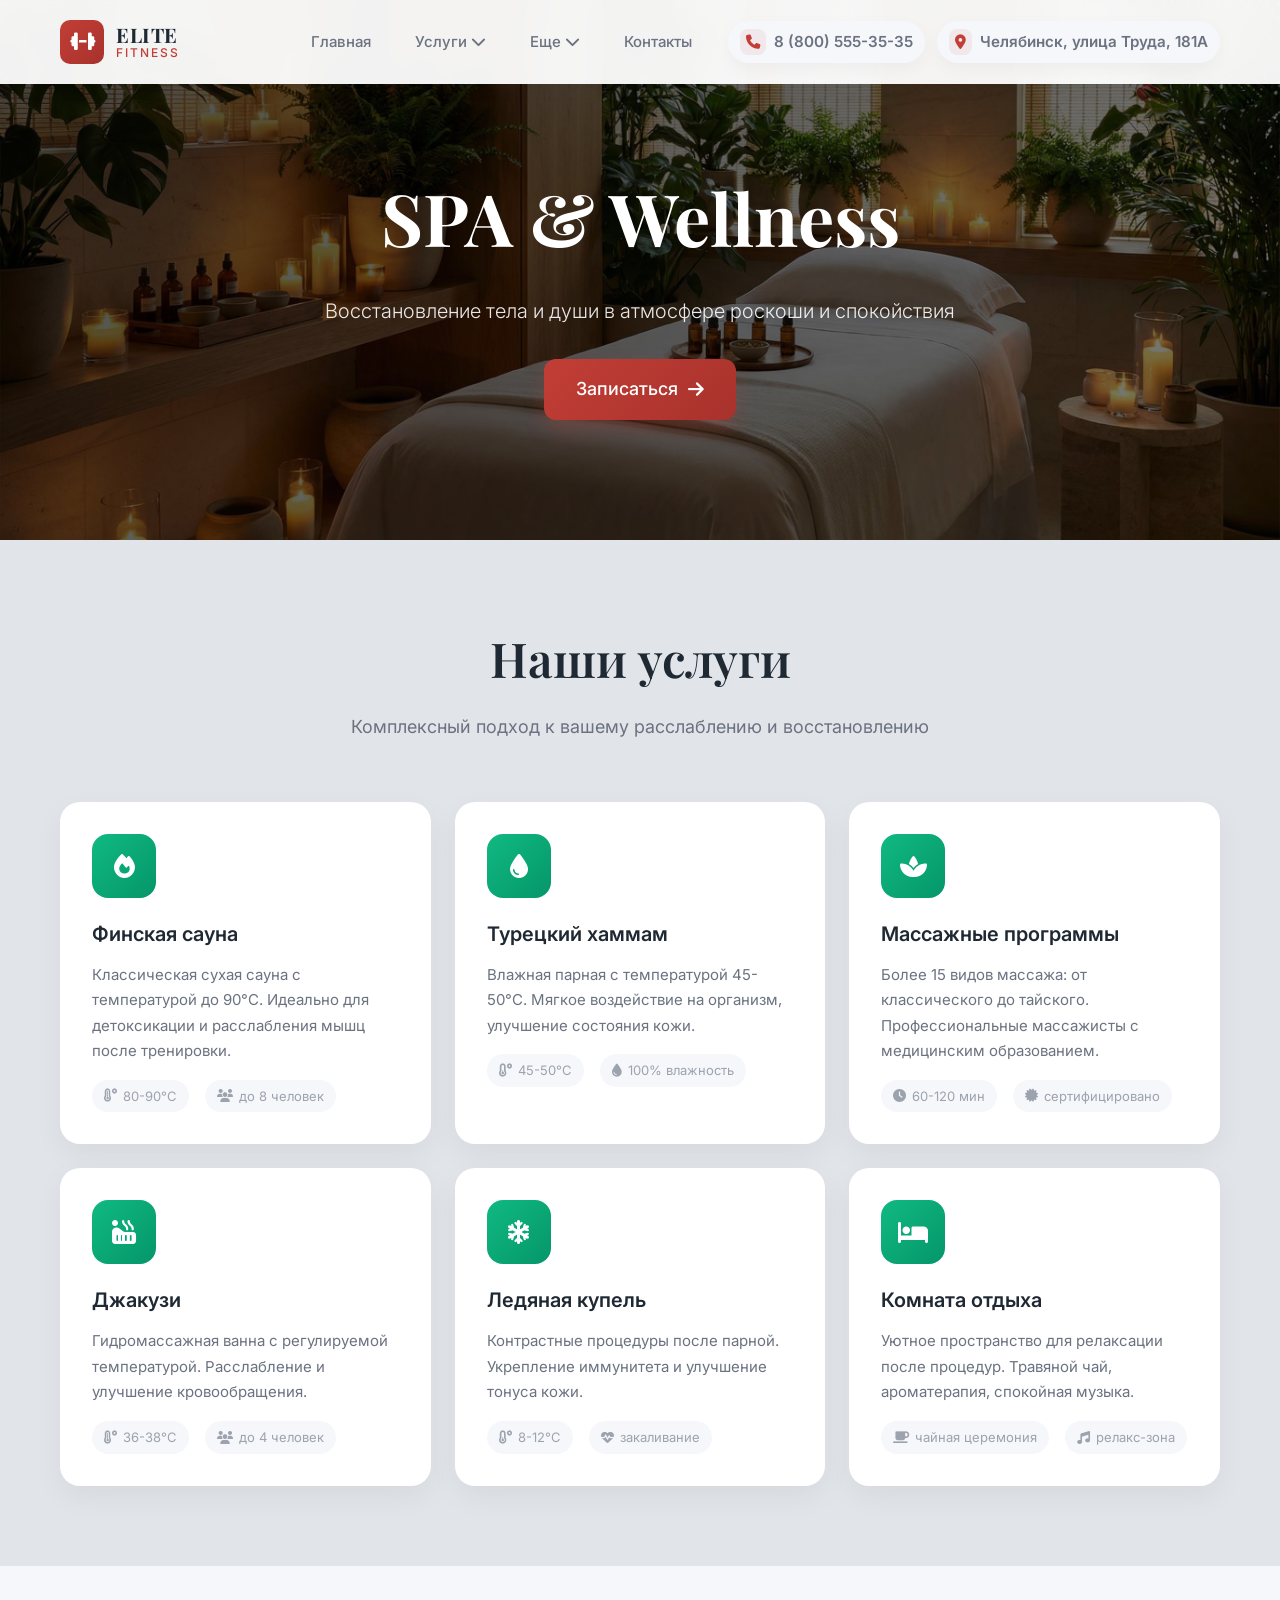
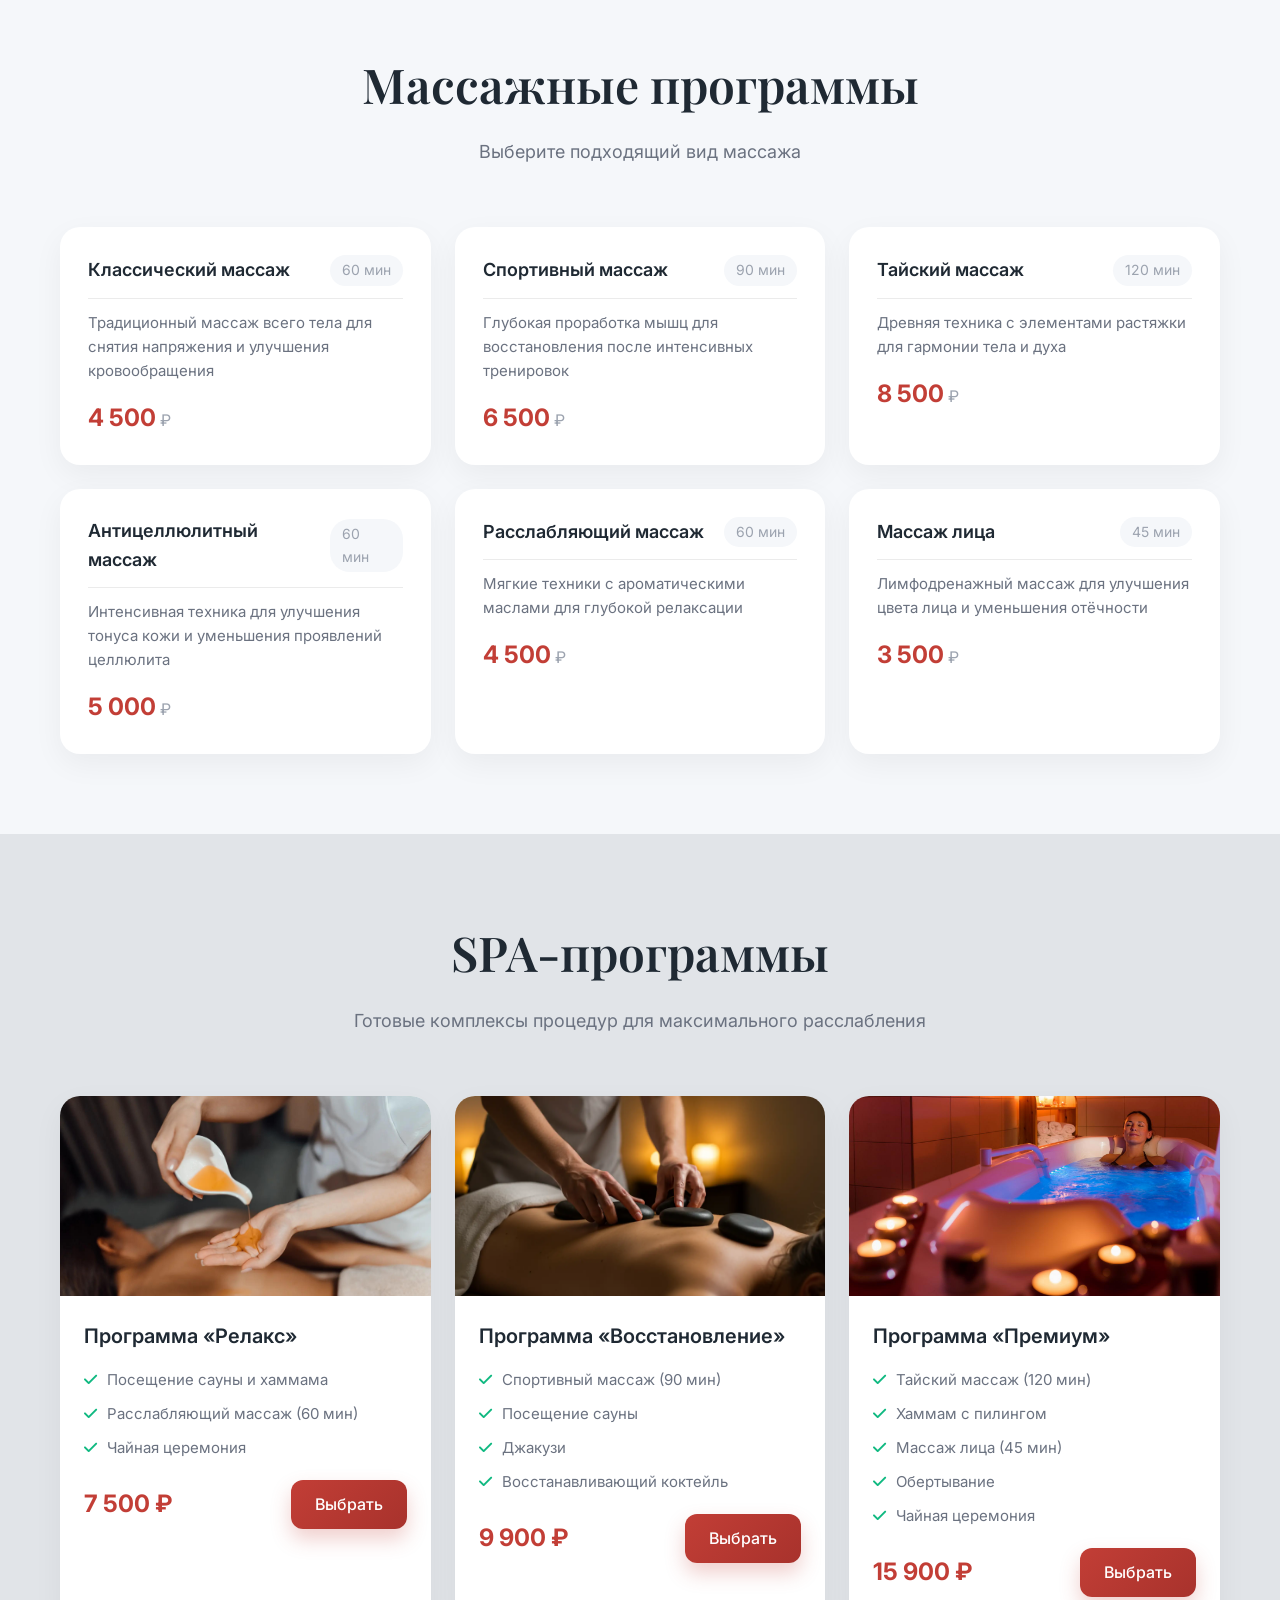
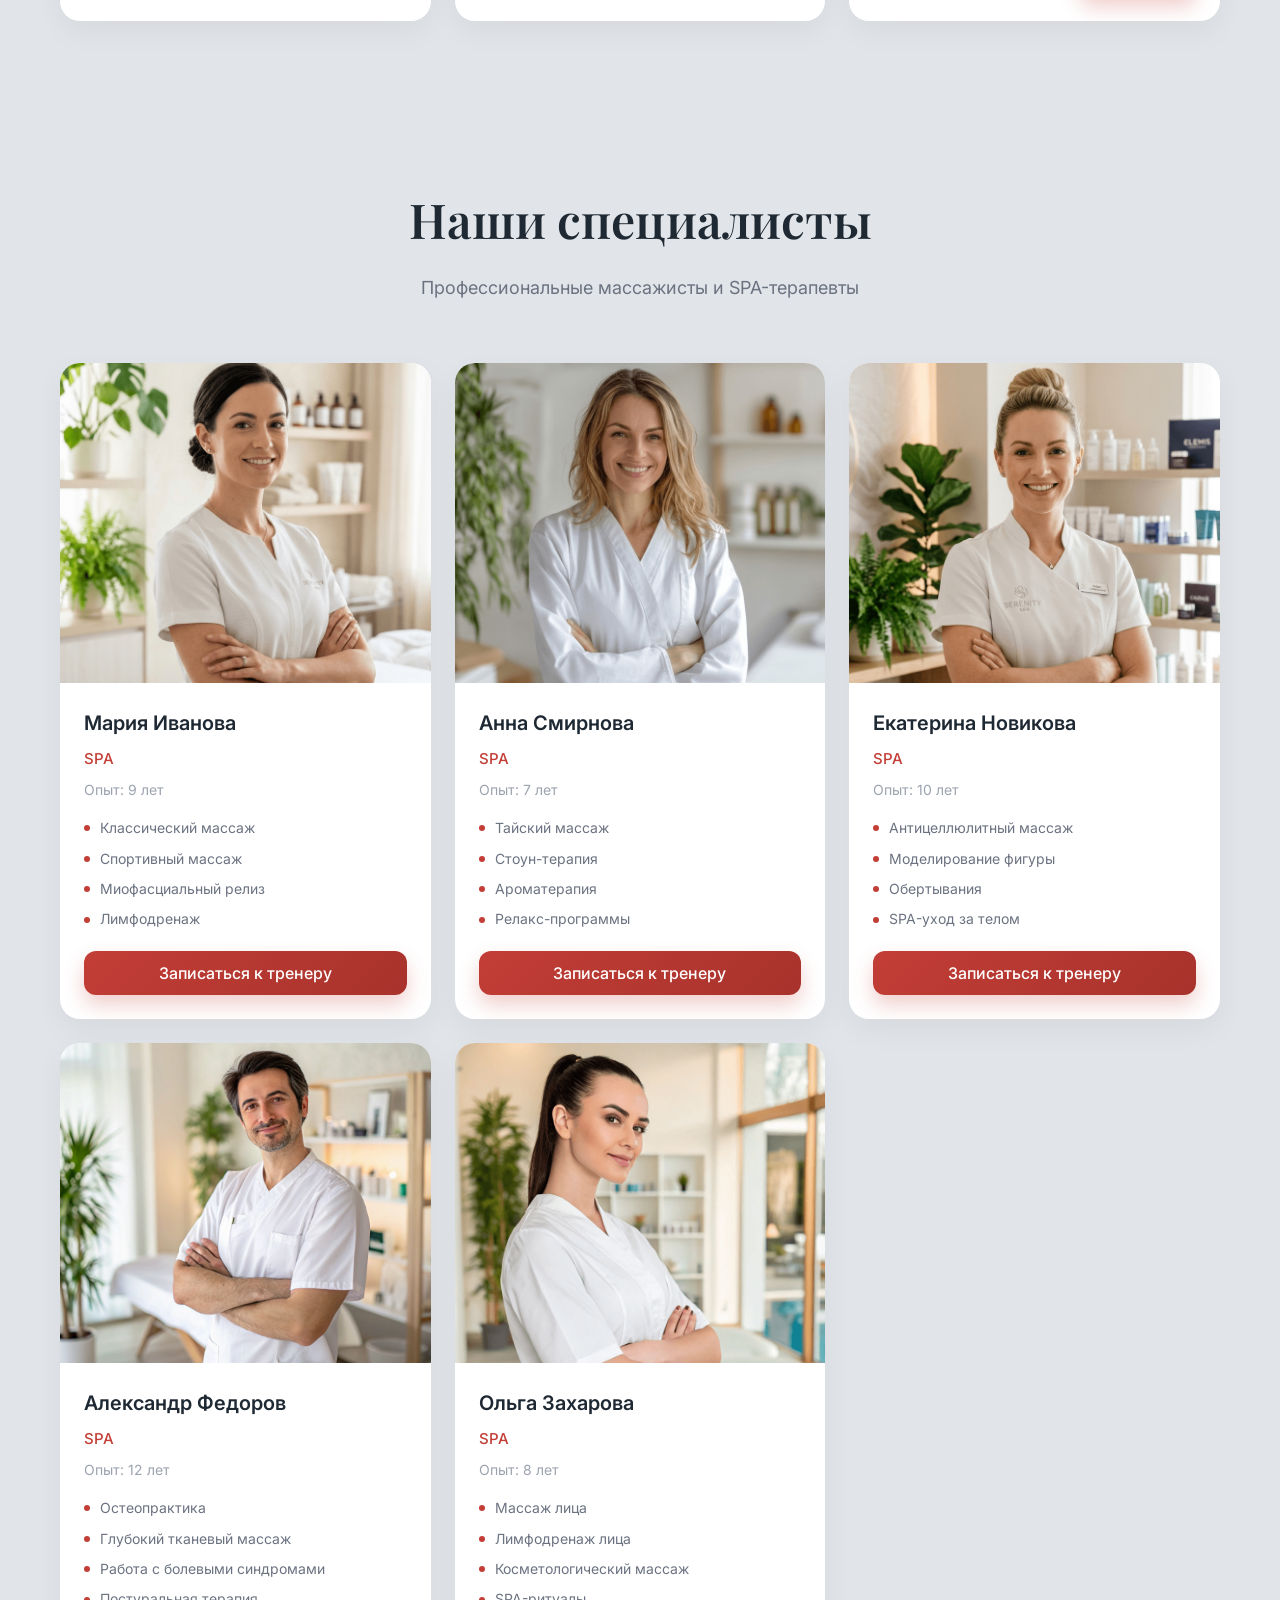
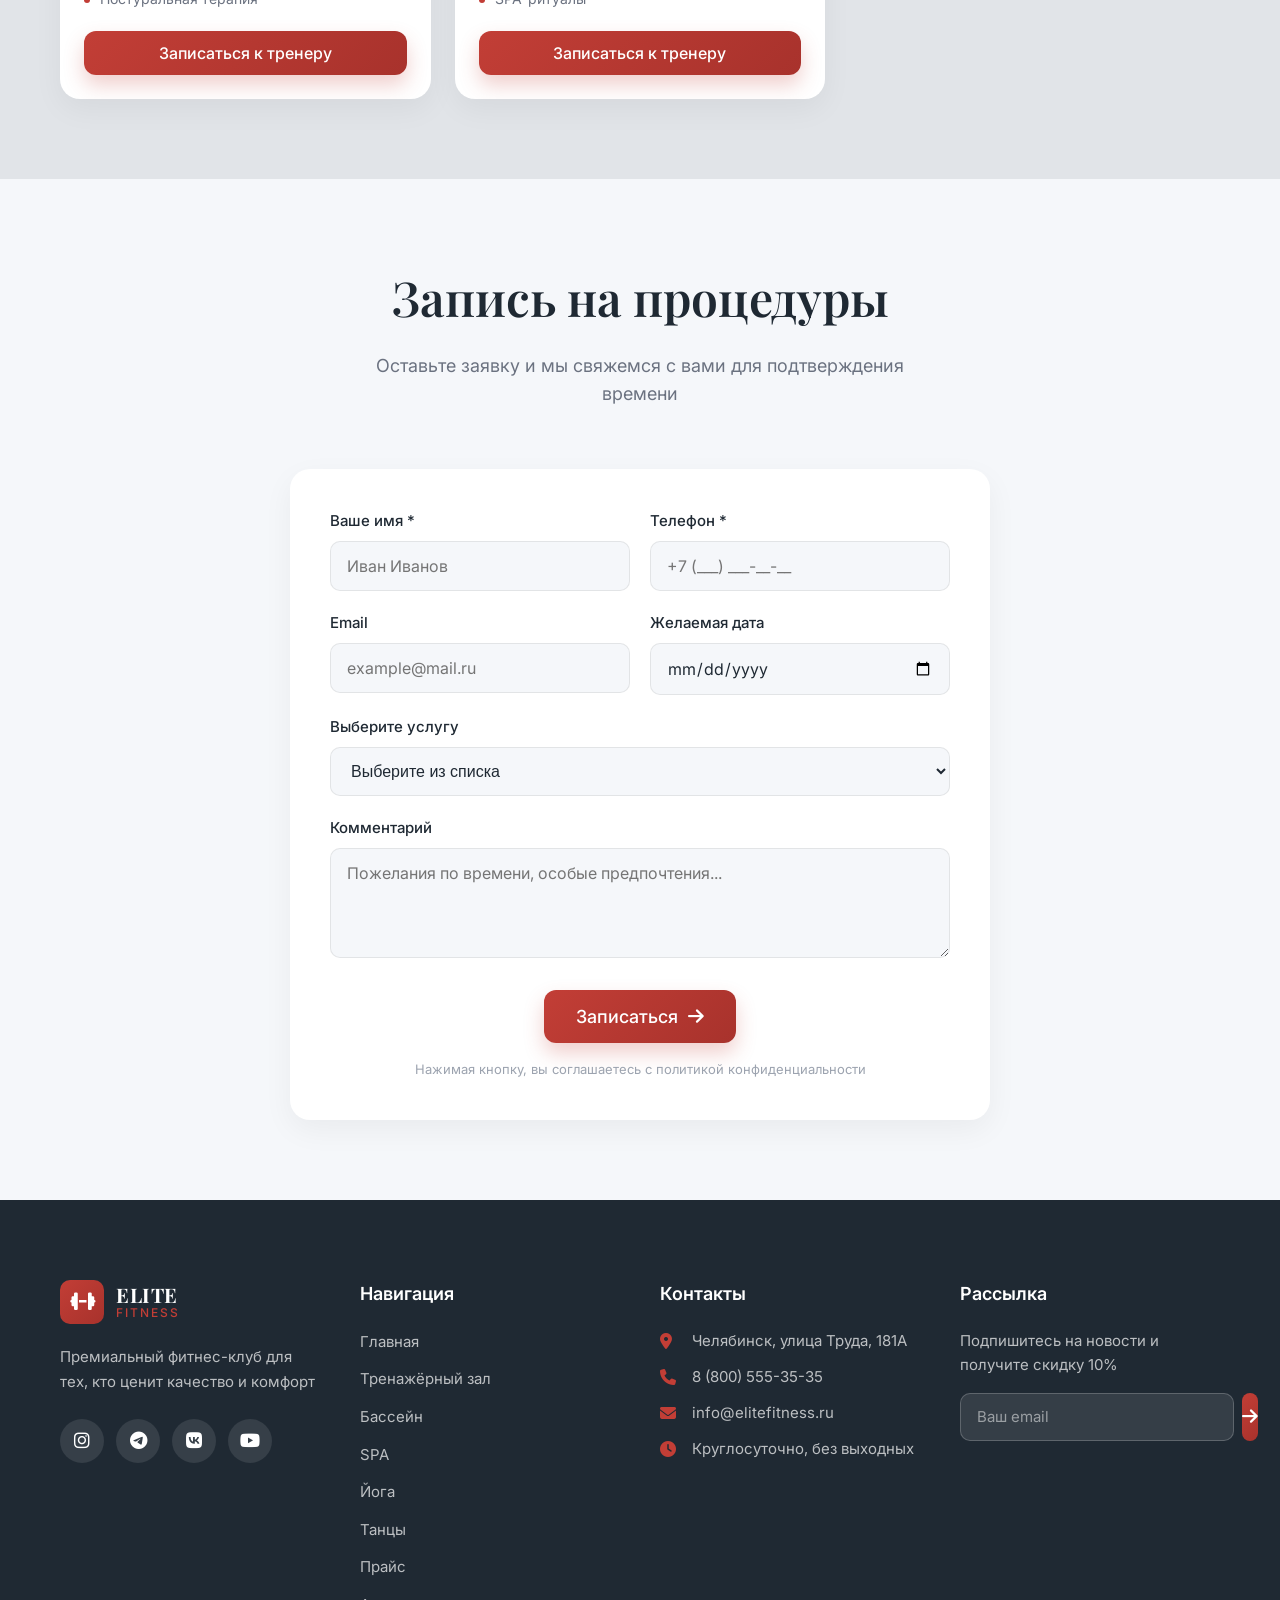
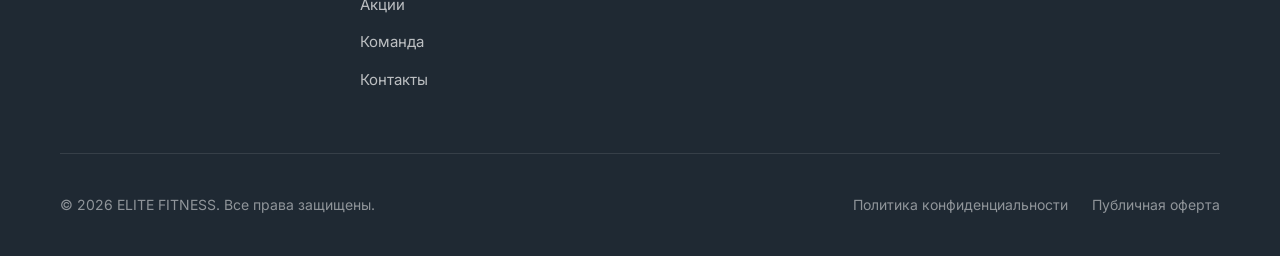
<file: spa.html>
<!DOCTYPE html>
<html lang="ru">
<head>
    <meta charset="UTF-8">
    <meta name="viewport" content="width=device-width, initial-scale=1.0, maximum-scale=5.0, minimum-scale=0.5, viewport-fit=cover">
    <meta name="description" content="SPA-комплекс ELITE FITNESS — сауна, хаммам, массаж, косметологические процедуры для полного восстановления.">
    <title>SPA & Wellness | ELITE FITNESS</title>

    <link rel="icon" href="img/fav.png" type="image/png">

    <link rel="preconnect" href="https://fonts.googleapis.com">
    <link rel="preconnect" href="https://fonts.gstatic.com" crossorigin>
    <link href="https://fonts.googleapis.com/css2?family=Inter:wght@300;400;500;600;700&family=Playfair+Display:wght@400;500;600;700&display=swap" rel="stylesheet">
    <link rel="stylesheet" href="https://cdnjs.cloudflare.com/ajax/libs/font-awesome/6.4.0/css/all.min.css">
    <link rel="stylesheet" href="css/styles.css">
</head>
<body>
    <div id="header"></div>

    <section class="page-hero page-hero--spa">
        <div class="page-hero__overlay"></div>
        <div class="page-hero__content">
            <h1 class="page-hero__title fade-in">SPA & Wellness</h1>
            <p class="page-hero__subtitle fade-in">
                Восстановление тела и души в атмосфере роскоши и спокойствия
            </p>
            <a href="#booking" class="btn btn--primary btn--large fade-in">
                <span>Записаться</span>
                <i class="fas fa-arrow-right"></i>
            </a>
        </div>
    </section>

    <section class="section" id="spa-services">
        <div class="container">
            <div class="section-header">
                <h2 class="section-title">Наши услуги</h2>
                <p class="section-subtitle">
                    Комплексный подход к вашему расслаблению и восстановлению
                </p>
            </div>
            
            <div class="spa-services-grid">
                <div class="spa-service-card slide-up">
                    <div class="spa-service-card__icon">
                        <i class="fas fa-fire"></i>
                    </div>
                    <h3 class="spa-service-card__title">Финская сауна</h3>
                    <p class="spa-service-card__text">
                        Классическая сухая сауна с температурой до 90°C. Идеально для детоксикации и расслабления мышц после тренировки.
                    </p>
                    <div class="spa-service-card__details">
                        <span><i class="fas fa-temperature-high"></i> 80-90°C</span>
                        <span><i class="fas fa-users"></i> до 8 человек</span>
                    </div>
                </div>
                
                <div class="spa-service-card slide-up" style="transition-delay: 0.1s">
                    <div class="spa-service-card__icon">
                        <i class="fas fa-tint"></i>
                    </div>
                    <h3 class="spa-service-card__title">Турецкий хаммам</h3>
                    <p class="spa-service-card__text">
                        Влажная парная с температурой 45-50°C. Мягкое воздействие на организм, улучшение состояния кожи.
                    </p>
                    <div class="spa-service-card__details">
                        <span><i class="fas fa-temperature-low"></i> 45-50°C</span>
                        <span><i class="fas fa-tint"></i> 100% влажность</span>
                    </div>
                </div>
                
                <div class="spa-service-card slide-up" style="transition-delay: 0.2s">
                    <div class="spa-service-card__icon">
                        <i class="fas fa-spa"></i>
                    </div>
                    <h3 class="spa-service-card__title">Массажные программы</h3>
                    <p class="spa-service-card__text">
                        Более 15 видов массажа: от классического до тайского. Профессиональные массажисты с медицинским образованием.
                    </p>
                    <div class="spa-service-card__details">
                        <span><i class="fas fa-clock"></i> 60-120 мин</span>
                        <span><i class="fas fa-certificate"></i> сертифицировано</span>
                    </div>
                </div>
                
                <div class="spa-service-card slide-up" style="transition-delay: 0.3s">
                    <div class="spa-service-card__icon">
                        <i class="fas fa-hot-tub"></i>
                    </div>
                    <h3 class="spa-service-card__title">Джакузи</h3>
                    <p class="spa-service-card__text">
                        Гидромассажная ванна с регулируемой температурой. Расслабление и улучшение кровообращения.
                    </p>
                    <div class="spa-service-card__details">
                        <span><i class="fas fa-temperature-high"></i> 36-38°C</span>
                        <span><i class="fas fa-users"></i> до 4 человек</span>
                    </div>
                </div>
                
                <div class="spa-service-card slide-up" style="transition-delay: 0.4s">
                    <div class="spa-service-card__icon">
                        <i class="fas fa-snowflake"></i>
                    </div>
                    <h3 class="spa-service-card__title">Ледяная купель</h3>
                    <p class="spa-service-card__text">
                        Контрастные процедуры после парной. Укрепление иммунитета и улучшение тонуса кожи.
                    </p>
                    <div class="spa-service-card__details">
                        <span><i class="fas fa-temperature-low"></i> 8-12°C</span>
                        <span><i class="fas fa-heartbeat"></i> закаливание</span>
                    </div>
                </div>
                
                <div class="spa-service-card slide-up" style="transition-delay: 0.5s">
                    <div class="spa-service-card__icon">
                        <i class="fas fa-bed"></i>
                    </div>
                    <h3 class="spa-service-card__title">Комната отдыха</h3>
                    <p class="spa-service-card__text">
                        Уютное пространство для релаксации после процедур. Травяной чай, ароматерапия, спокойная музыка.
                    </p>
                    <div class="spa-service-card__details">
                        <span><i class="fas fa-coffee"></i> чайная церемония</span>
                        <span><i class="fas fa-music"></i> релакс-зона</span>
                    </div>
                </div>
            </div>
        </div>
    </section>

    <section class="section" style="background: var(--color-bg-secondary);" id="spa-massage">
        <div class="container">
            <div class="section-header">
                <h2 class="section-title">Массажные программы</h2>
                <p class="section-subtitle">
                    Выберите подходящий вид массажа
                </p>
            </div>
            
            <div class="massage-grid">
                <div class="massage-card slide-up">
                    <div class="massage-card__header">
                        <h3 class="massage-card__title">Классический массаж</h3>
                        <span class="massage-card__duration">60 мин</span>
                    </div>
                    <p class="massage-card__description">
                        Традиционный массаж всего тела для снятия напряжения и улучшения кровообращения
                    </p>
                    <div class="massage-card__price">
                        <span class="massage-card__amount">4 500</span>
                        <span class="massage-card__currency">₽</span>
                    </div>
                </div>
                
                <div class="massage-card slide-up" style="transition-delay: 0.1s">
                    <div class="massage-card__header">
                        <h3 class="massage-card__title">Спортивный массаж</h3>
                        <span class="massage-card__duration">90 мин</span>
                    </div>
                    <p class="massage-card__description">
                        Глубокая проработка мышц для восстановления после интенсивных тренировок
                    </p>
                    <div class="massage-card__price">
                        <span class="massage-card__amount">6 500</span>
                        <span class="massage-card__currency">₽</span>
                    </div>
                </div>
                
                <div class="massage-card slide-up" style="transition-delay: 0.2s">
                    <div class="massage-card__header">
                        <h3 class="massage-card__title">Тайский массаж</h3>
                        <span class="massage-card__duration">120 мин</span>
                    </div>
                    <p class="massage-card__description">
                        Древняя техника с элементами растяжки для гармонии тела и духа
                    </p>
                    <div class="massage-card__price">
                        <span class="massage-card__amount">8 500</span>
                        <span class="massage-card__currency">₽</span>
                    </div>
                </div>
                
                <div class="massage-card slide-up" style="transition-delay: 0.3s">
                    <div class="massage-card__header">
                        <h3 class="massage-card__title">Антицеллюлитный массаж</h3>
                        <span class="massage-card__duration">60 мин</span>
                    </div>
                    <p class="massage-card__description">
                        Интенсивная техника для улучшения тонуса кожи и уменьшения проявлений целлюлита
                    </p>
                    <div class="massage-card__price">
                        <span class="massage-card__amount">5 000</span>
                        <span class="massage-card__currency">₽</span>
                    </div>
                </div>
                
                <div class="massage-card slide-up" style="transition-delay: 0.4s">
                    <div class="massage-card__header">
                        <h3 class="massage-card__title">Расслабляющий массаж</h3>
                        <span class="massage-card__duration">60 мин</span>
                    </div>
                    <p class="massage-card__description">
                        Мягкие техники с ароматическими маслами для глубокой релаксации
                    </p>
                    <div class="massage-card__price">
                        <span class="massage-card__amount">4 500</span>
                        <span class="massage-card__currency">₽</span>
                    </div>
                </div>
                
                <div class="massage-card slide-up" style="transition-delay: 0.5s">
                    <div class="massage-card__header">
                        <h3 class="massage-card__title">Массаж лица</h3>
                        <span class="massage-card__duration">45 мин</span>
                    </div>
                    <p class="massage-card__description">
                        Лимфодренажный массаж для улучшения цвета лица и уменьшения отёчности
                    </p>
                    <div class="massage-card__price">
                        <span class="massage-card__amount">3 500</span>
                        <span class="massage-card__currency">₽</span>
                    </div>
                </div>
            </div>
        </div>
    </section>

    <section class="section" id="spa-pricing">
        <div class="container">
            <div class="section-header">
                <h2 class="section-title">SPA-программы</h2>
                <p class="section-subtitle">
                    Готовые комплексы процедур для максимального расслабления
                </p>
            </div>
            
            <div class="spa-programs-grid">
                <div class="spa-program-card slide-up">
                    <div class="spa-program-card__image">
                        <img src="img/g-spa.jpeg" alt="Релакс" loading="lazy">
                    </div>
                    <div class="spa-program-card__content">
                        <h3 class="spa-program-card__title">Программа «Релакс»</h3>
                        <ul class="spa-program-card__list">
                            <li><i class="fas fa-check"></i> Посещение сауны и хаммама</li>
                            <li><i class="fas fa-check"></i> Расслабляющий массаж (60 мин)</li>
                            <li><i class="fas fa-check"></i> Чайная церемония</li>
                        </ul>
                        <div class="spa-program-card__footer">
                            <div class="spa-program-card__price">
                                <span>7 500 ₽</span>
                            </div>
                            <a href="#booking" class="btn btn--primary">Выбрать</a>
                        </div>
                    </div>
                </div>
                
                <div class="spa-program-card slide-up" style="transition-delay: 0.1s">
                    <div class="spa-program-card__image">
                        <img src="img/g-sap1.webp" alt="Восстановление" loading="lazy">
                    </div>
                    <div class="spa-program-card__content">
                        <h3 class="spa-program-card__title">Программа «Восстановление»</h3>
                        <ul class="spa-program-card__list">
                            <li><i class="fas fa-check"></i> Спортивный массаж (90 мин)</li>
                            <li><i class="fas fa-check"></i> Посещение сауны</li>
                            <li><i class="fas fa-check"></i> Джакузи</li>
                            <li><i class="fas fa-check"></i> Восстанавливающий коктейль</li>
                        </ul>
                        <div class="spa-program-card__footer">
                            <div class="spa-program-card__price">
                                <span>9 900 ₽</span>
                            </div>
                            <a href="#booking" class="btn btn--primary">Выбрать</a>
                        </div>
                    </div>
                </div>
                
                <div class="spa-program-card slide-up" style="transition-delay: 0.2s">
                    <div class="spa-program-card__image">
                        <img src="img/g-spa3.jpg" alt="Премиум" loading="lazy">
                    </div>
                    <div class="spa-program-card__content">
                        <h3 class="spa-program-card__title">Программа «Премиум»</h3>
                        <ul class="spa-program-card__list">
                            <li><i class="fas fa-check"></i> Тайский массаж (120 мин)</li>
                            <li><i class="fas fa-check"></i> Хаммам с пилингом</li>
                            <li><i class="fas fa-check"></i> Массаж лица (45 мин)</li>
                            <li><i class="fas fa-check"></i> Обертывание</li>
                            <li><i class="fas fa-check"></i> Чайная церемония</li>
                        </ul>
                        <div class="spa-program-card__footer">
                            <div class="spa-program-card__price">
                                <span>15 900 ₽</span>
                            </div>
                            <a href="#booking" class="btn btn--primary">Выбрать</a>
                        </div>
                    </div>
                </div>
            </div>
        </div>
    </section>

    <!-- ==================== SPA SPECIALISTS ==================== -->
    <section class="section" id="spa-trainers-section">
        <div class="container">
            <div class="section-header">
                <h2 class="section-title">Наши специалисты</h2>
                <p class="section-subtitle">
                    Профессиональные массажисты и SPA-терапевты
                </p>
            </div>

            <div class="team-grid">
                <!-- Карточки тренеров загружаются динамически из data/trainers.json -->
            </div>
        </div>
    </section>

    <section class="section" style="background: var(--color-bg-secondary);" id="booking">
        <div class="container">
            <div class="section-header">
                <h2 class="section-title">Запись на процедуры</h2>
                <p class="section-subtitle">
                    Оставьте заявку и мы свяжемся с вами для подтверждения времени
                </p>
            </div>
            
            <div class="booking-form-wrapper slide-up">
                <form class="booking-form" id="spaBookingForm">
                    <div class="booking-form__row">
                        <div class="booking-form__group">
                            <label class="booking-form__label">Ваше имя *</label>
                            <input type="text" class="booking-form__input" name="name" placeholder="Иван Иванов" required>
                        </div>
                        <div class="booking-form__group">
                            <label class="booking-form__label">Телефон *</label>
                            <input type="tel" class="booking-form__input" name="phone" placeholder="+7 (___) ___-__-__" required>
                        </div>
                    </div>
                    
                    <div class="booking-form__row">
                        <div class="booking-form__group">
                            <label class="booking-form__label">Email</label>
                            <input type="email" class="booking-form__input" name="email" placeholder="example@mail.ru">
                        </div>
                        <div class="booking-form__group">
                            <label class="booking-form__label">Желаемая дата</label>
                            <input type="date" class="booking-form__input" name="date">
                        </div>
                    </div>
                    
                    <div class="booking-form__row">
                        <div class="booking-form__group booking-form__group--full">
                            <label class="booking-form__label">Выберите услугу</label>
                            <select class="booking-form__select" name="service">
                                <option value="">Выберите из списка</option>
                                <option value="relax">Программа «Релакс» — 7 500 ₽</option>
                                <option value="recovery">Программа «Восстановление» — 9 900 ₽</option>
                                <option value="premium">Программа «Премиум» — 15 900 ₽</option>
                                <option value="classic-massage">Классический массаж — 4 500 ₽</option>
                                <option value="sport-massage">Спортивный массаж — 6 500 ₽</option>
                                <option value="thai-massage">Тайский массаж — 8 500 ₽</option>
                                <option value="sauna">Посещение сауны — 1 500 ₽</option>
                                <option value="hammam">Посещение хаммама — 1 500 ₽</option>
                            </select>
                        </div>
                    </div>
                    
                    <div class="booking-form__row">
                        <div class="booking-form__group booking-form__group--full">
                            <label class="booking-form__label">Комментарий</label>
                            <textarea class="booking-form__textarea" name="comment" rows="4" placeholder="Пожелания по времени, особые предпочтения..."></textarea>
                        </div>
                    </div>
                    
                    <div class="booking-form__submit">
                        <button type="submit" class="btn btn--primary btn--large">
                            <span>Записаться</span>
                            <i class="fas fa-arrow-right"></i>
                        </button>
                        <p class="booking-form__disclaimer">
                            Нажимая кнопку, вы соглашаетесь с политикой конфиденциальности
                        </p>
                    </div>
                </form>
            </div>
        </div>
    </section>

    <div id="footer"></div>

    <!-- ==================== MODAL ==================== -->
    <div class="modal-overlay" id="modalOverlay">
        <div class="modal">
            <button class="modal__close" id="modalClose" aria-label="Закрыть">
                <i class="fas fa-times"></i>
            </button>
            <div class="modal__content">
                <h3 class="modal__title">Заполните форму и мы перезвоним вам</h3>
                <p class="modal__subtitle" id="modalTrainerName"></p>
                <form class="modal__form" id="modalForm">
                    <div class="modal__group">
                        <label class="modal__label">Ваше имя *</label>
                        <input type="text" class="modal__input" name="name" placeholder="Иван Иванов" required>
                    </div>
                    <div class="modal__group">
                        <label class="modal__label">Телефон *</label>
                        <input type="tel" class="modal__input" name="phone" placeholder="+7 (___) ___-__-__" required>
                    </div>
                    <button type="submit" class="btn btn--primary btn--full btn--large">
                        <span>Отправить</span>
                    </button>
                </form>
            </div>
        </div>
    </div>

    <script src="js/script.js"></script>
    <script src="js/trainers.js"></script>
</body>
</html>
</file>
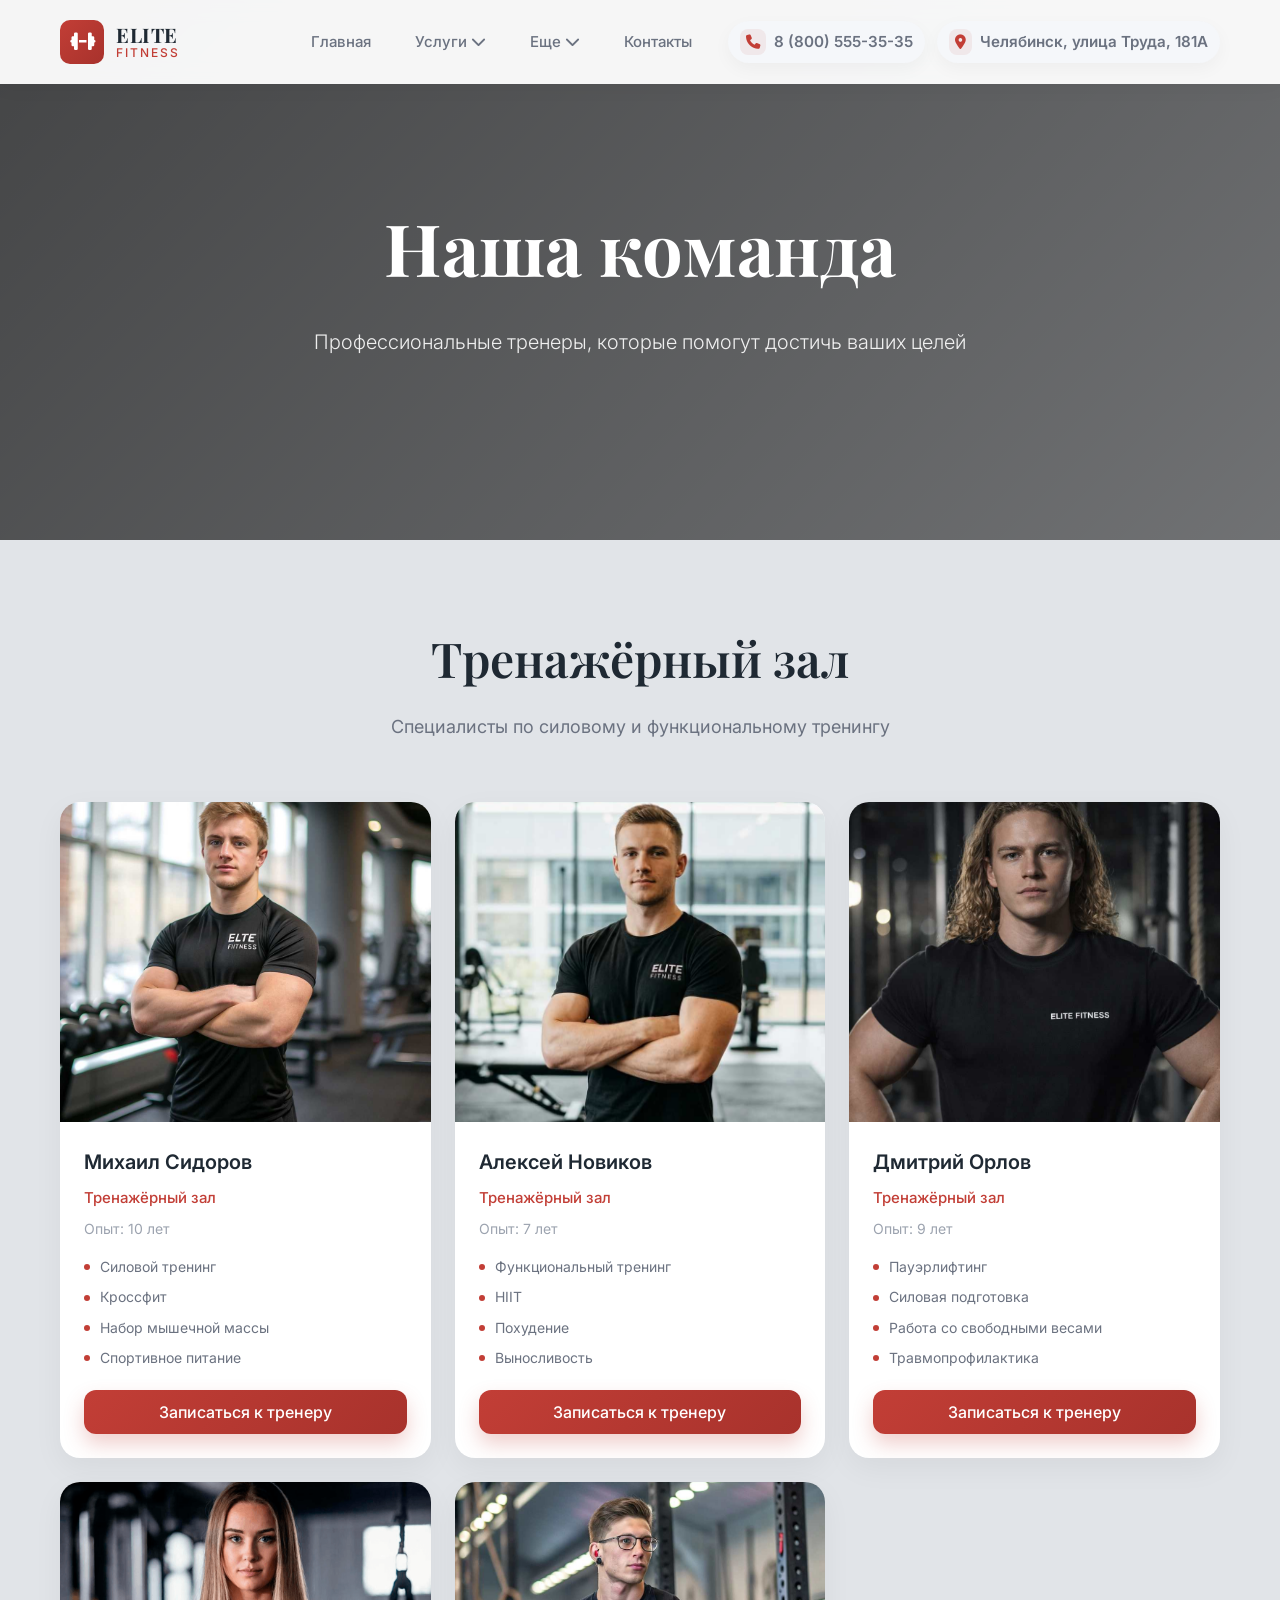
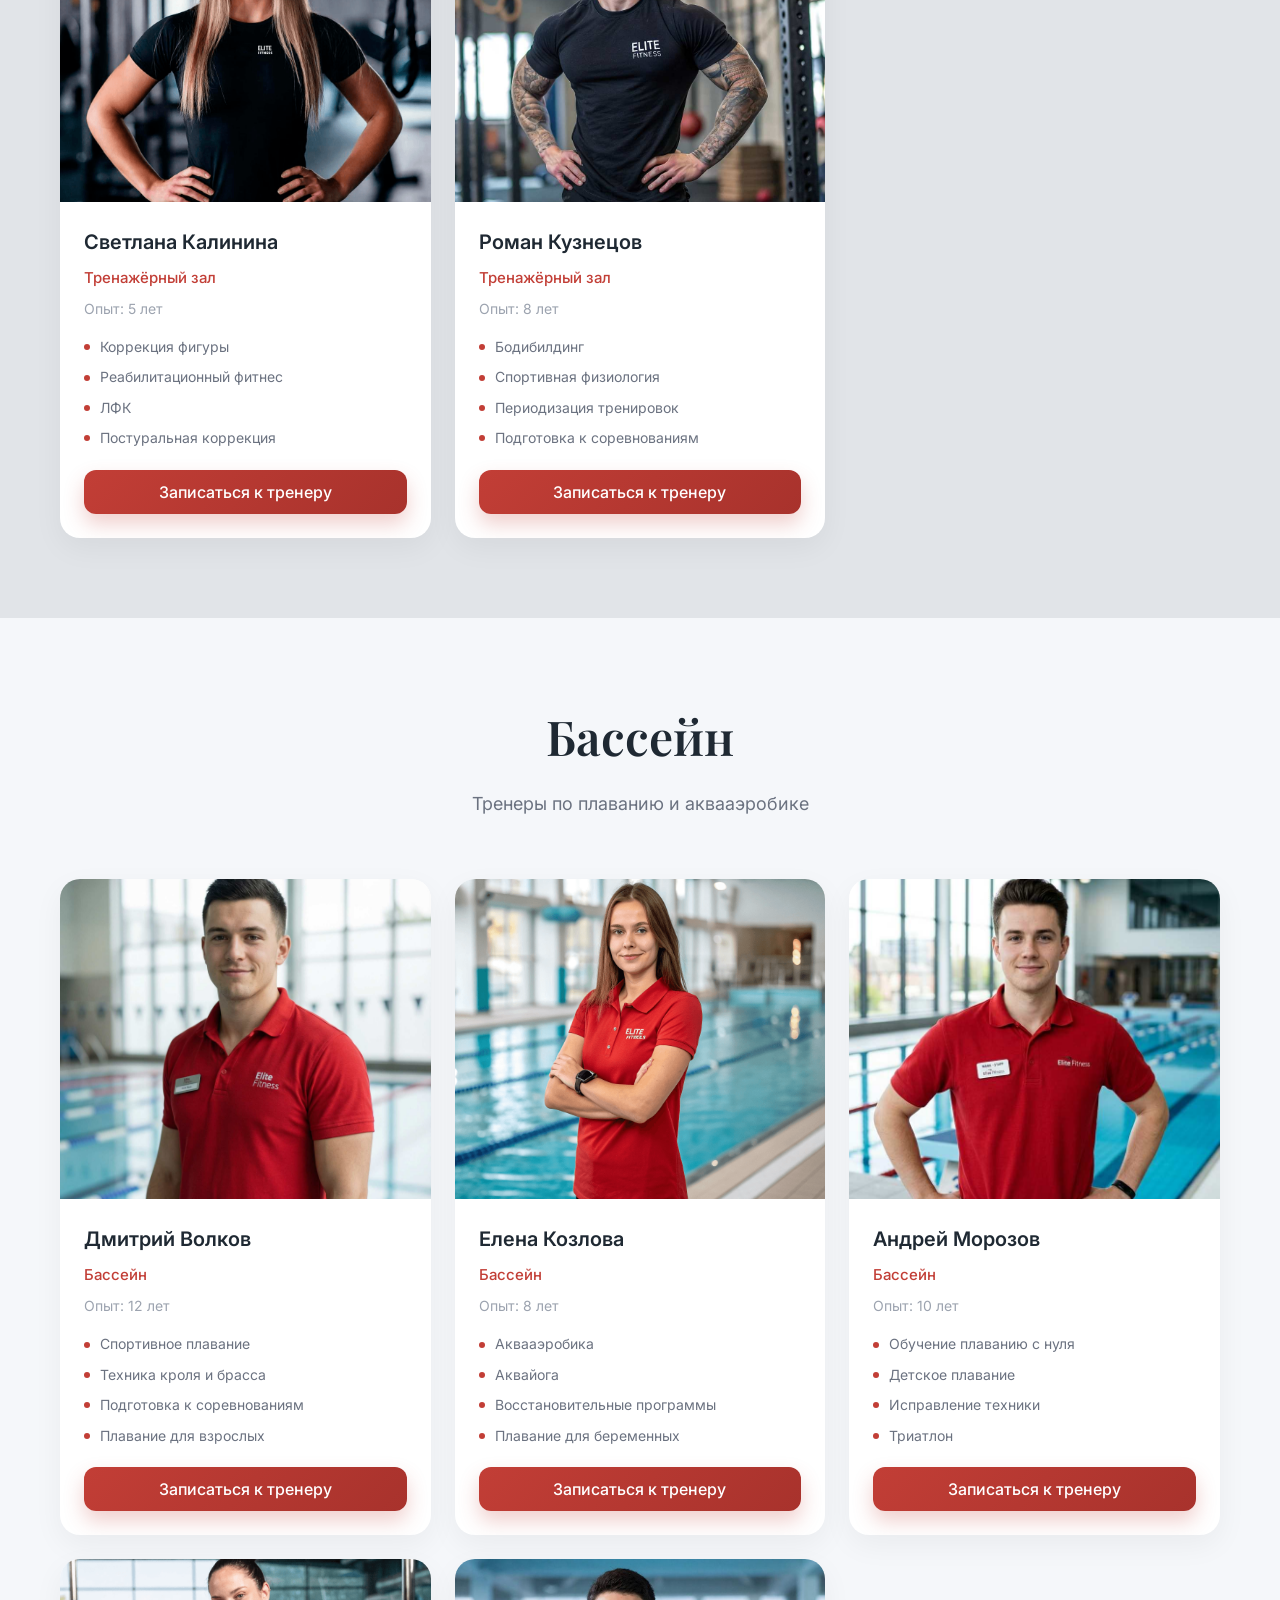
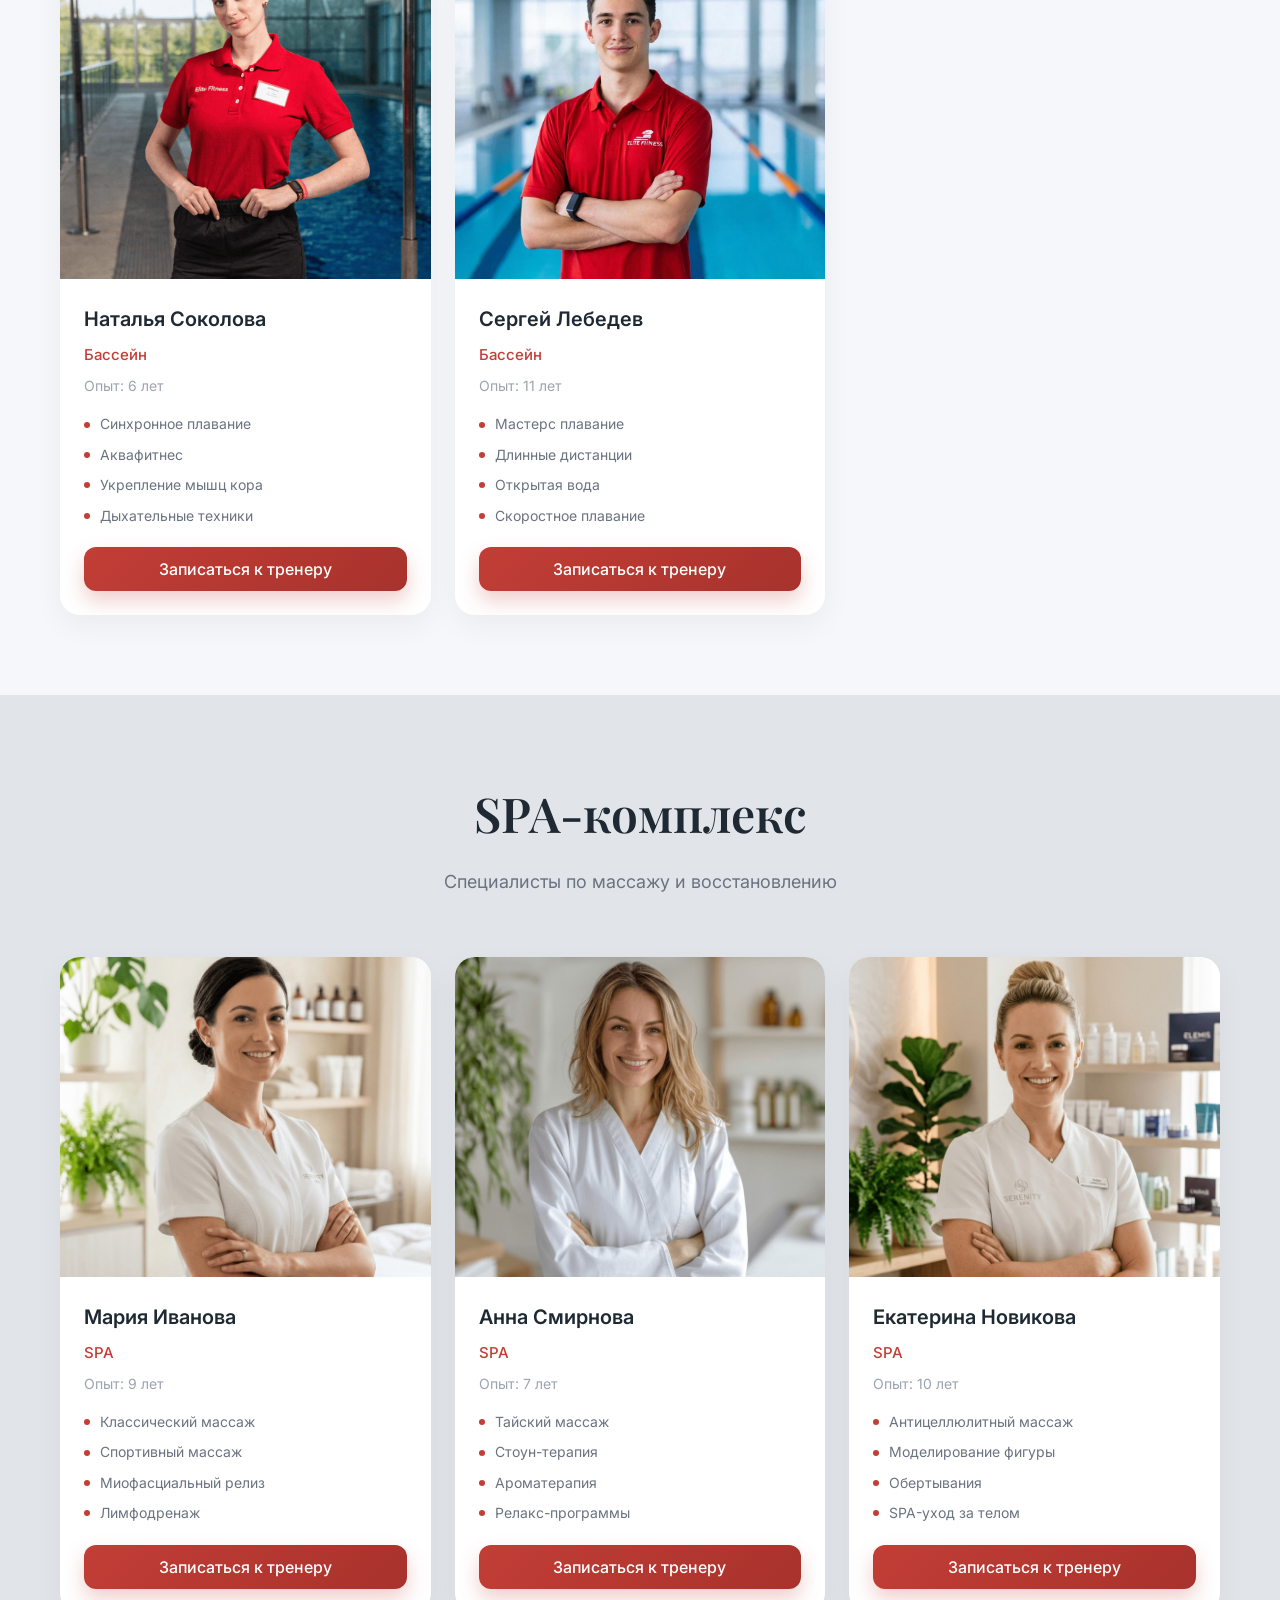
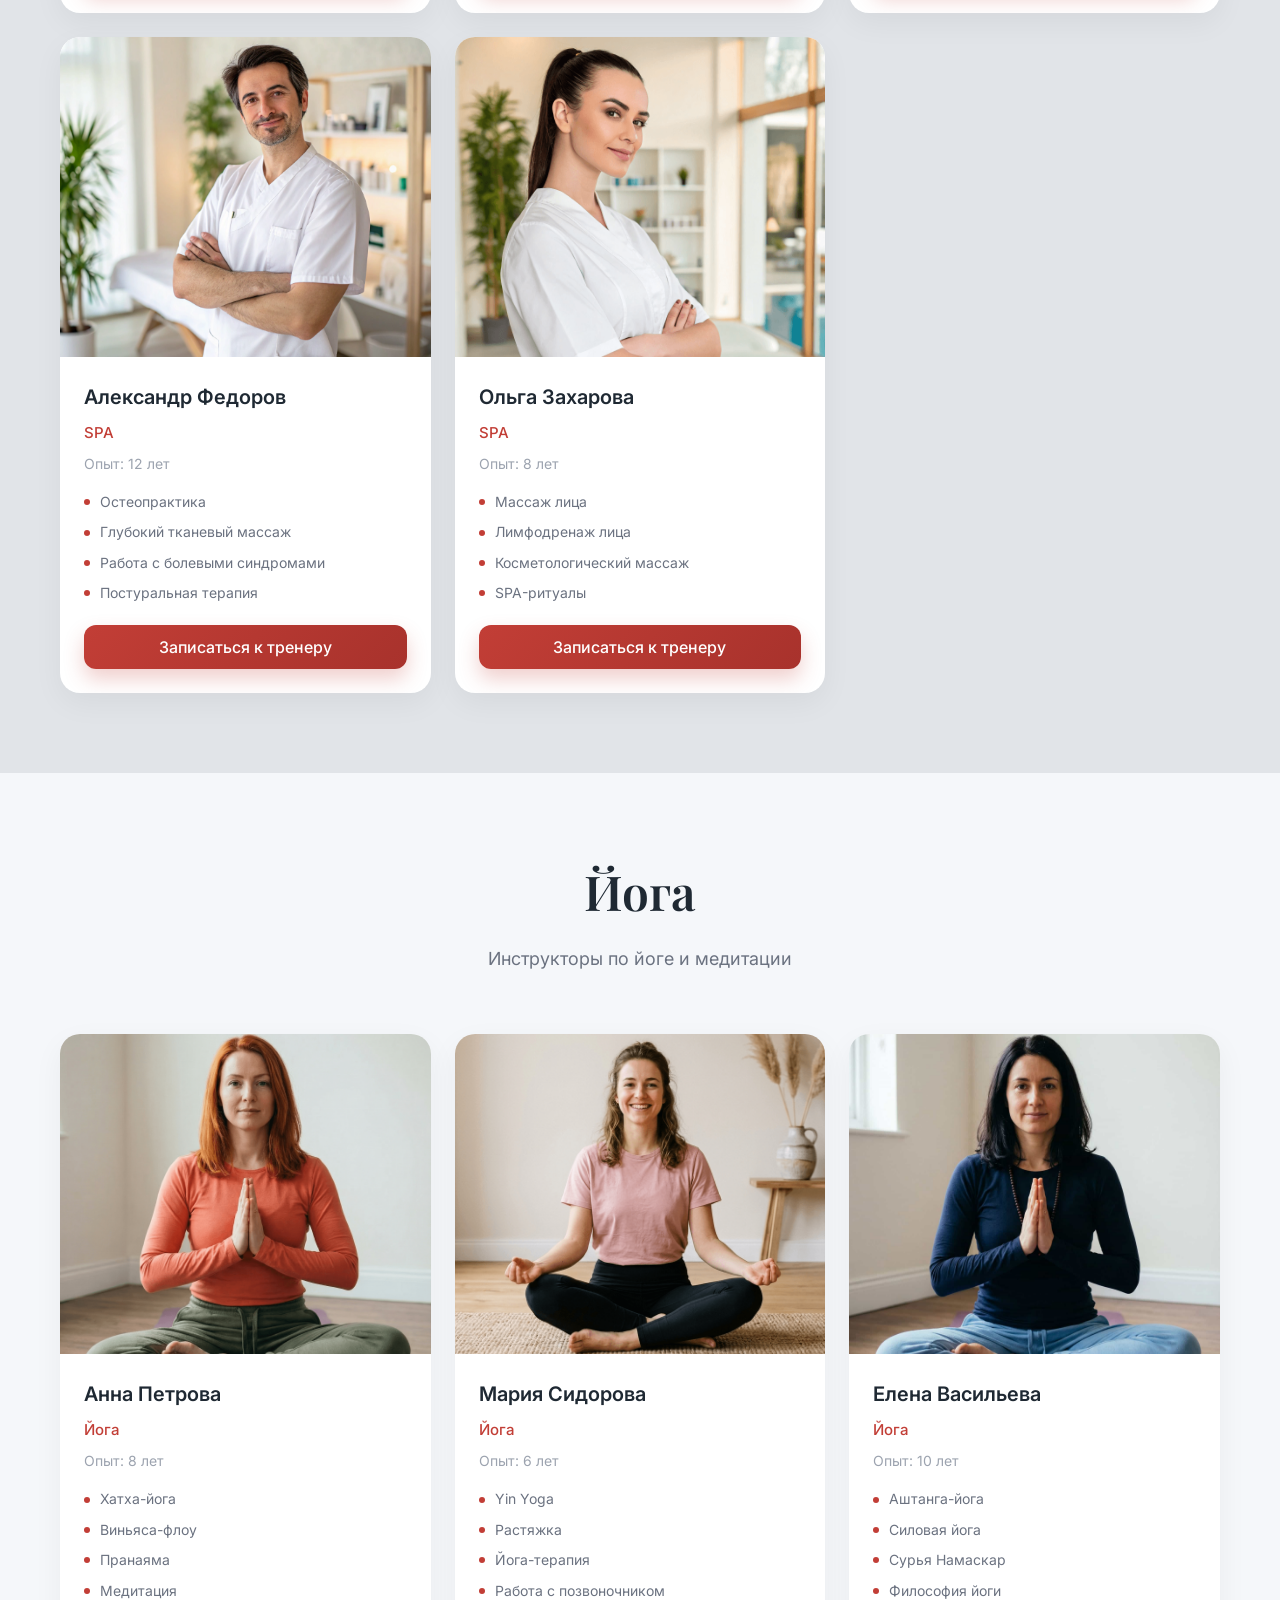
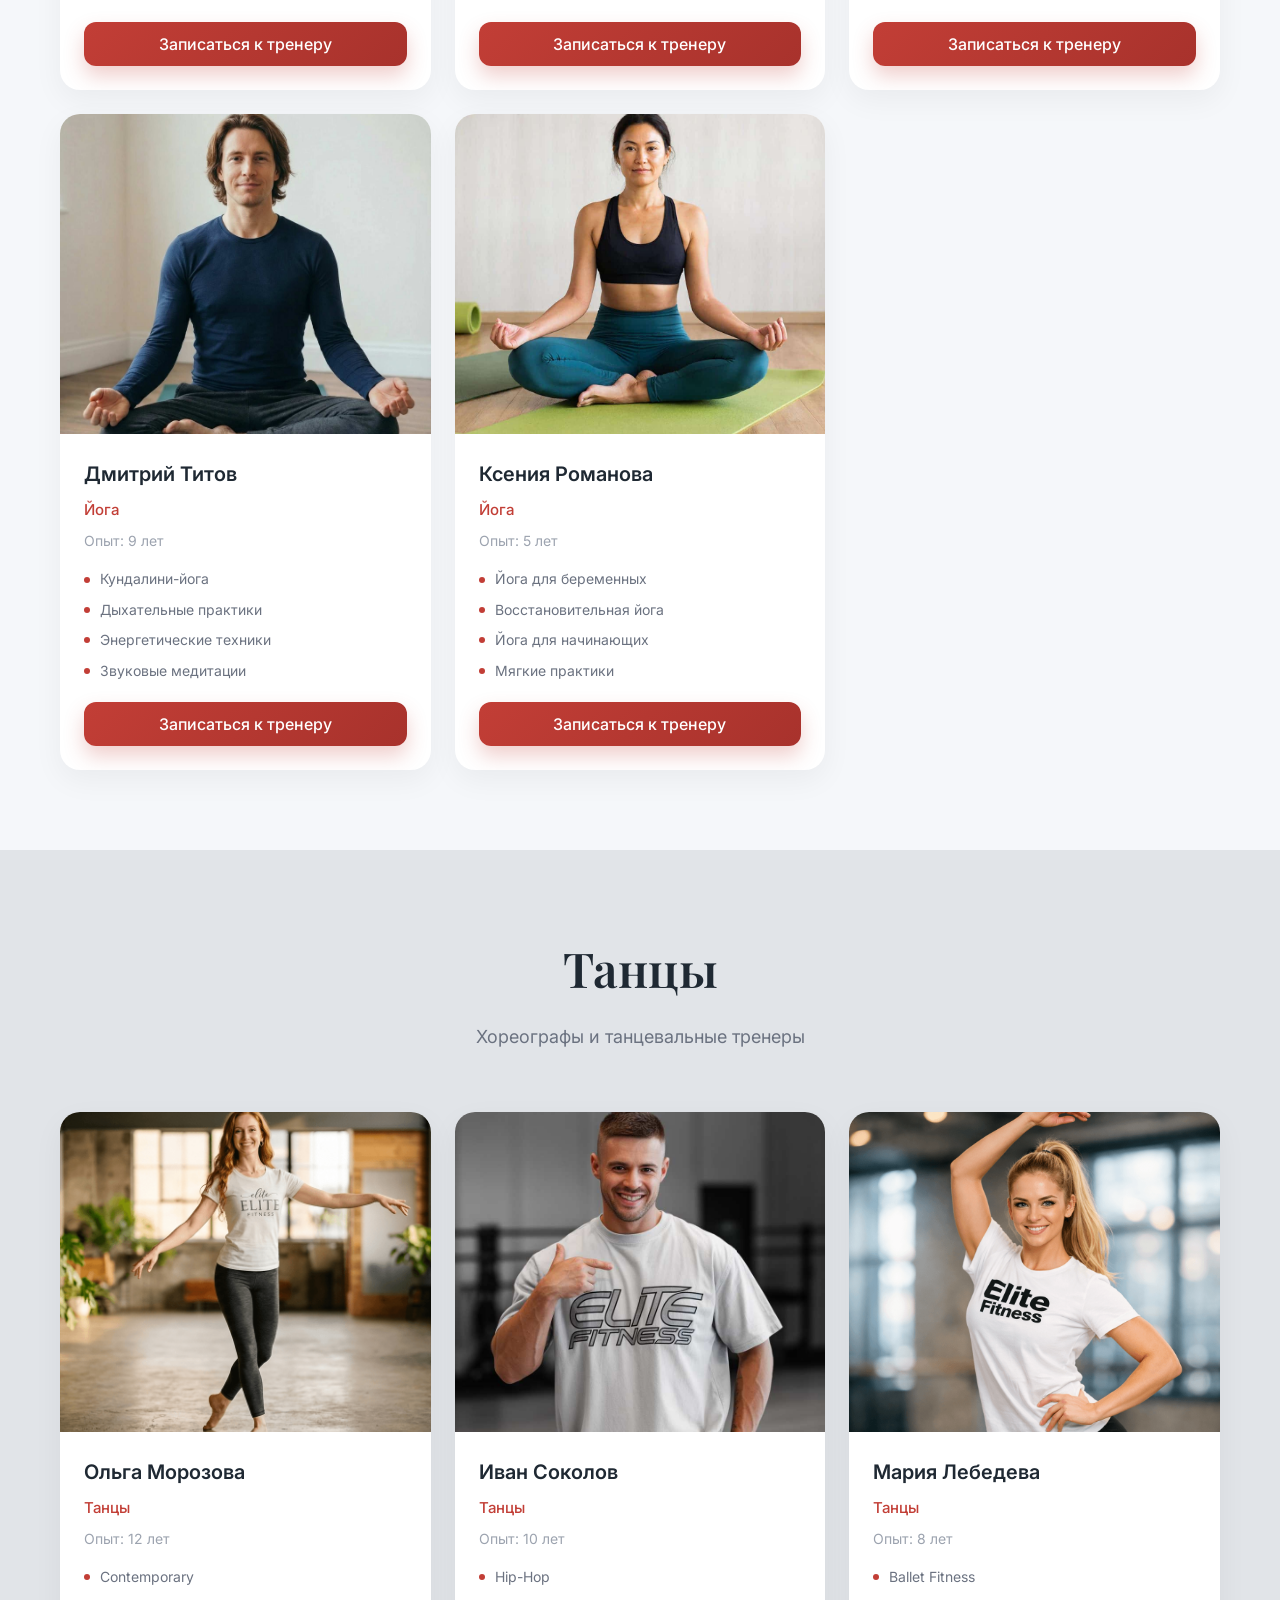
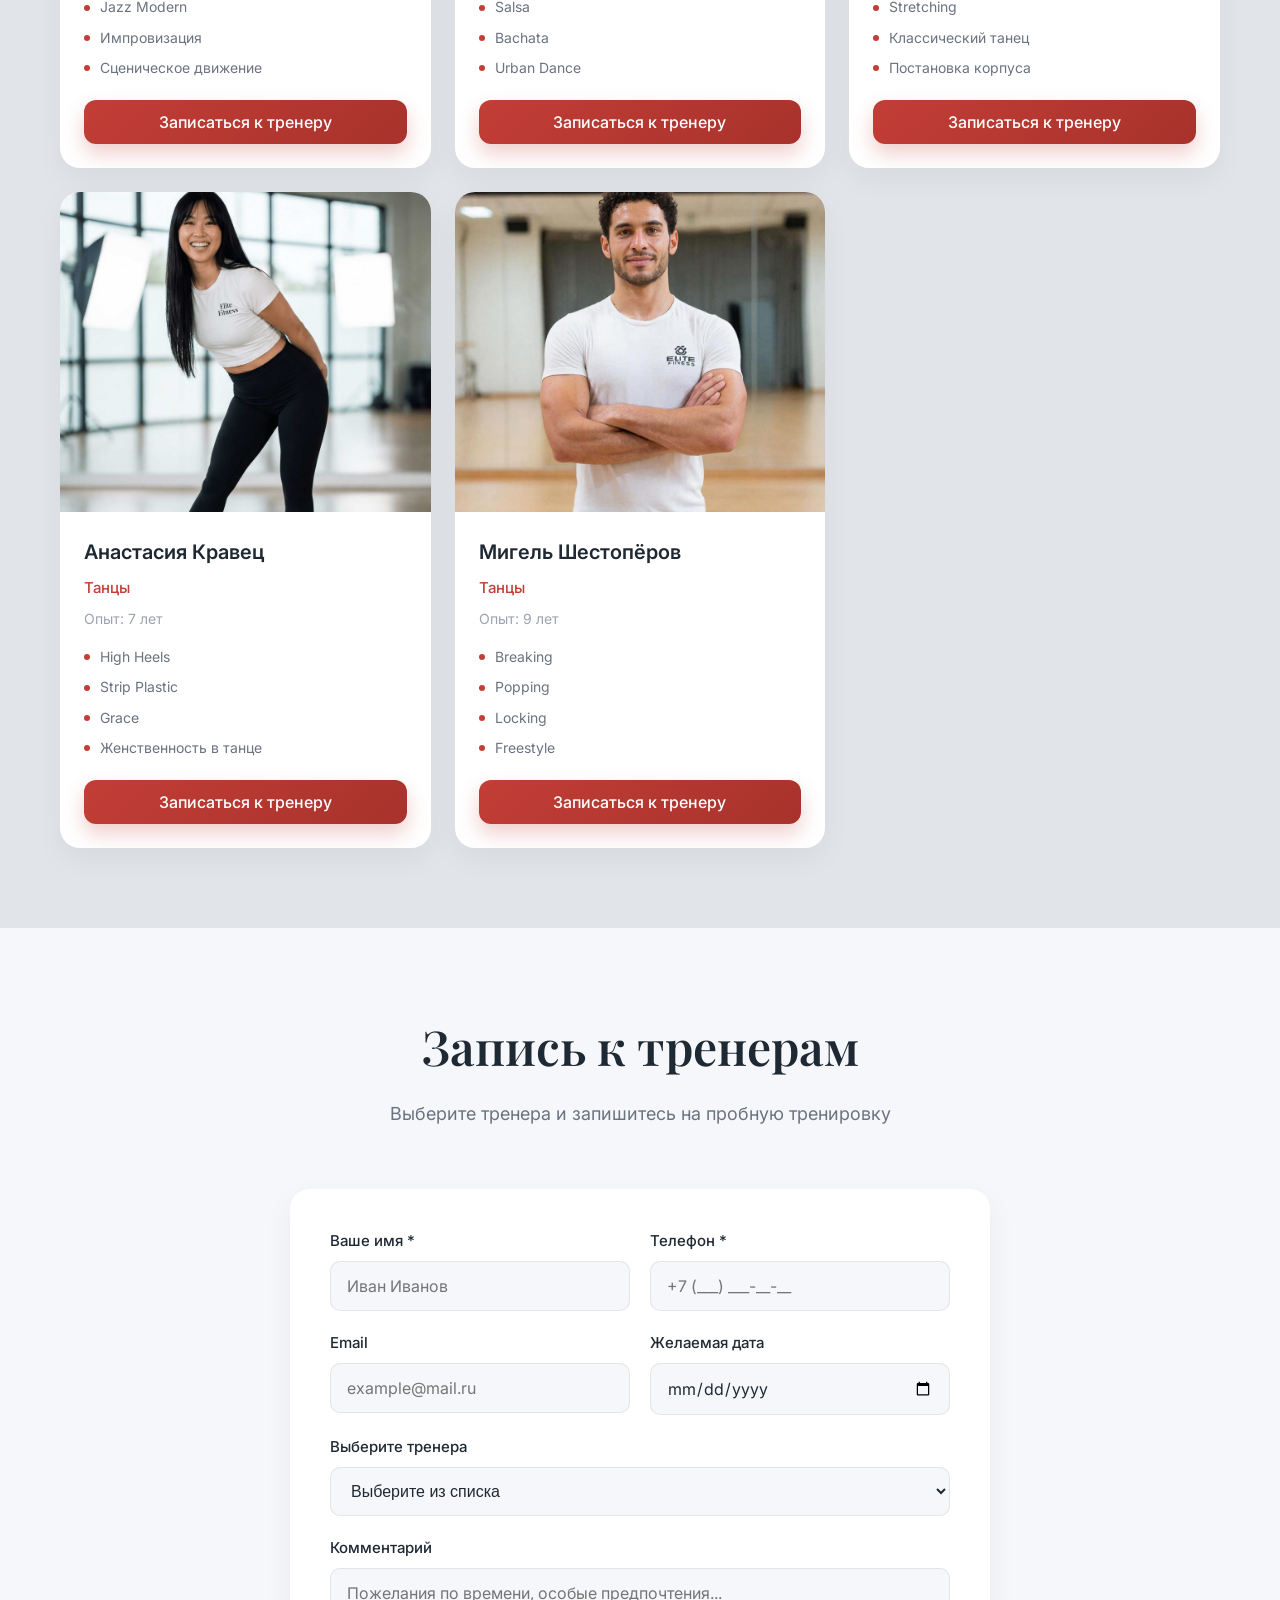
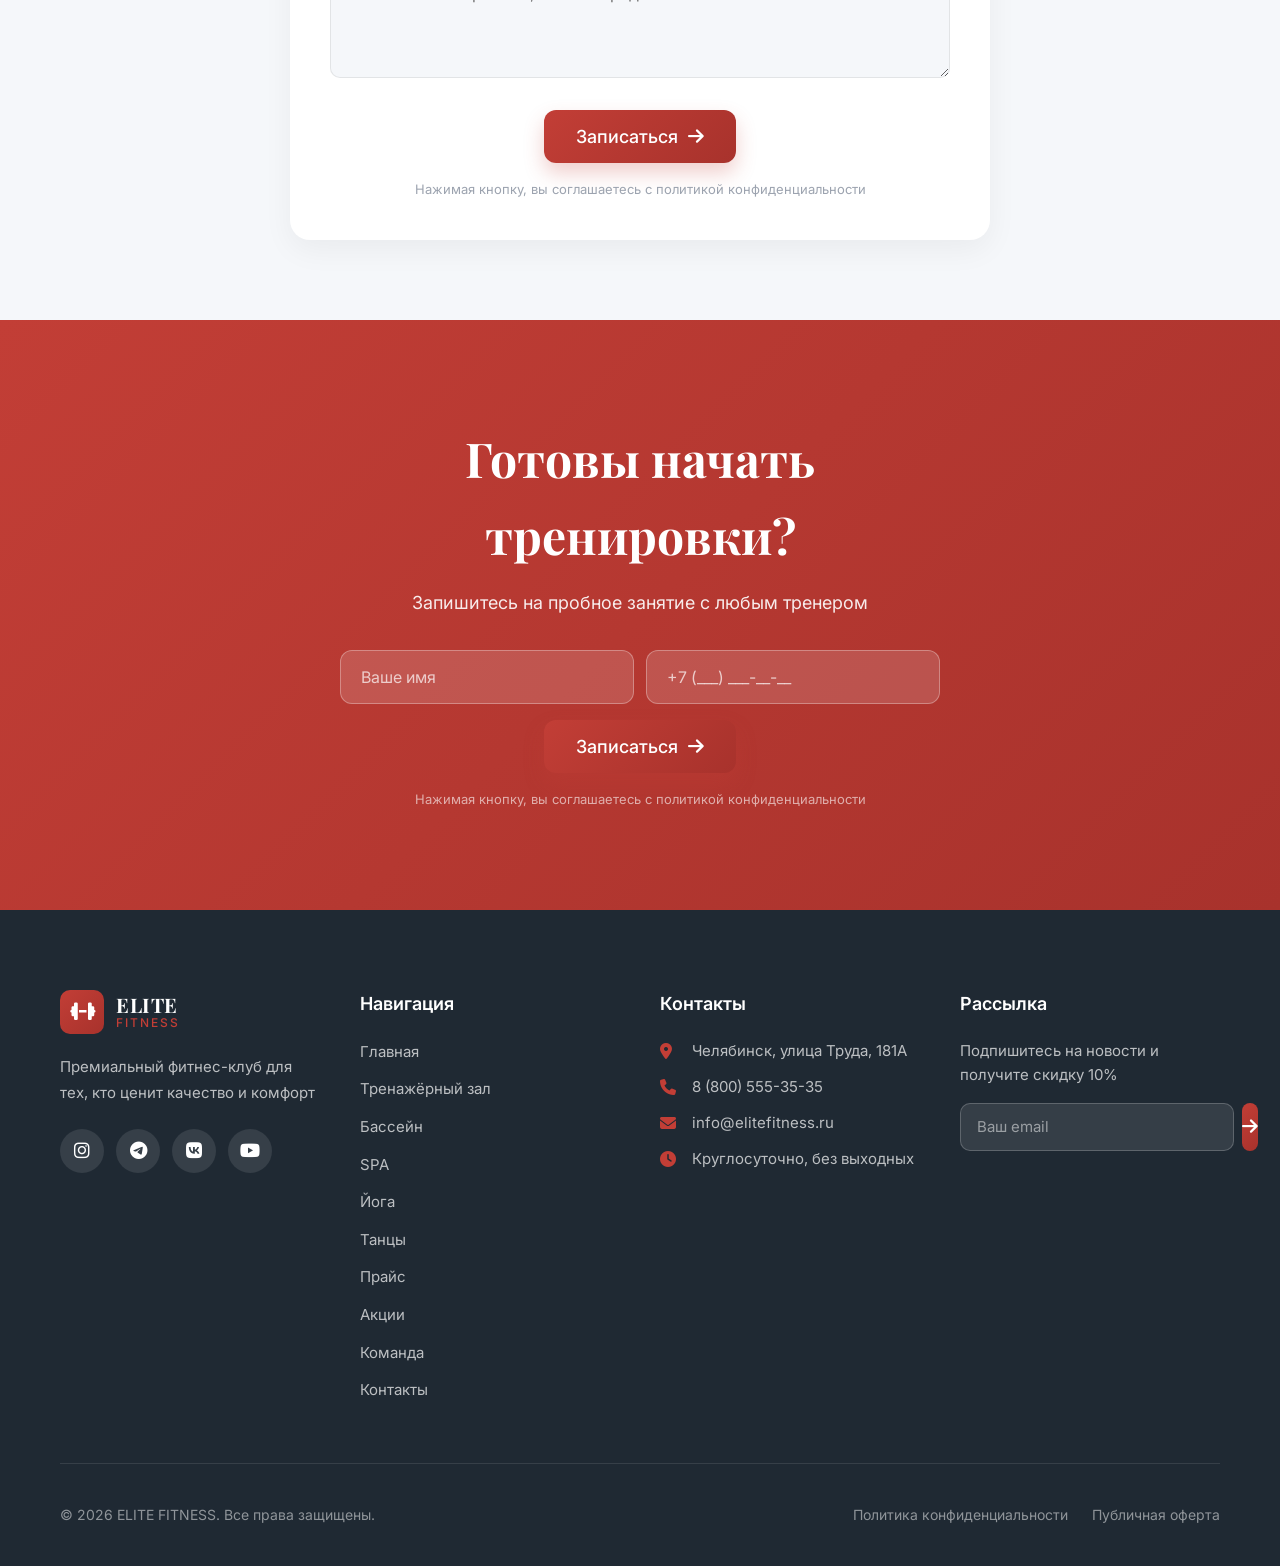
<file: team.html>
<!DOCTYPE html>
<html lang="ru">
<head>
    <meta charset="UTF-8">
    <meta name="viewport" content="width=device-width, initial-scale=1.0, maximum-scale=5.0, minimum-scale=0.5, viewport-fit=cover">
    <meta name="description" content="Команда тренеров ELITE FITNESS — профессионалы своего дела.">
    <title>Команда | ELITE FITNESS</title>

    <link rel="icon" href="img/fav.png" type="image/png">

    <link rel="preconnect" href="https://fonts.googleapis.com">
    <link rel="preconnect" href="https://fonts.gstatic.com" crossorigin>
    <link href="https://fonts.googleapis.com/css2?family=Inter:wght@300;400;500;600;700&family=Playfair+Display:wght@400;500;600;700&display=swap" rel="stylesheet">
    <link rel="stylesheet" href="https://cdnjs.cloudflare.com/ajax/libs/font-awesome/6.4.0/css/all.min.css">
    <link rel="stylesheet" href="css/styles.css">
</head>
<body>
    <div id="header"></div>

    <section class="page-hero">
        <div class="page-hero__overlay"></div>
        <div class="page-hero__content">
            <h1 class="page-hero__title fade-in">Наша команда</h1>
            <p class="page-hero__subtitle fade-in">
                Профессиональные тренеры, которые помогут достичь ваших целей
            </p>
        </div>
    </section>

    <!-- ==================== GYM TRAINERS ==================== -->
    <section class="section" id="gym-trainers">
        <div class="container">
            <div class="section-header">
                <h2 class="section-title">Тренажёрный зал</h2>
                <p class="section-subtitle">
                    Специалисты по силовому и функциональному тренингу
                </p>
            </div>
            
            <div class="team-grid" data-direction="gym">
                <!-- Карточки тренеров загружаются динамически из data/trainers.json -->
            </div>
        </div>
    </section>

    <!-- ==================== POOL TRAINERS ==================== -->
    <section class="section" style="background: var(--color-bg-secondary);" id="pool-trainers">
        <div class="container">
            <div class="section-header">
                <h2 class="section-title">Бассейн</h2>
                <p class="section-subtitle">
                    Тренеры по плаванию и аквааэробике
                </p>
            </div>
            
            <div class="team-grid" data-direction="pool">
                <!-- Карточки тренеров загружаются динамически из data/trainers.json -->
            </div>
        </div>
    </section>

    <!-- ==================== SPA SPECIALISTS ==================== -->
    <section class="section" id="spa-trainers">
        <div class="container">
            <div class="section-header">
                <h2 class="section-title">SPA-комплекс</h2>
                <p class="section-subtitle">
                    Специалисты по массажу и восстановлению
                </p>
            </div>
            
            <div class="team-grid" data-direction="spa">
                <!-- Карточки тренеров загружаются динамически из data/trainers.json -->
            </div>
        </div>
    </section>

    <!-- ==================== YOGA INSTRUCTORS ==================== -->
    <section class="section" style="background: var(--color-bg-secondary);" id="yoga-trainers">
        <div class="container">
            <div class="section-header">
                <h2 class="section-title">Йога</h2>
                <p class="section-subtitle">
                    Инструкторы по йоге и медитации
                </p>
            </div>
            
            <div class="team-grid" data-direction="yoga">
                <!-- Карточки тренеров загружаются динамически из data/trainers.json -->
            </div>
        </div>
    </section>

    <!-- ==================== DANCE COACHES ==================== -->
    <section class="section" id="dance-trainers">
        <div class="container">
            <div class="section-header">
                <h2 class="section-title">Танцы</h2>
                <p class="section-subtitle">
                    Хореографы и танцевальные тренеры
                </p>
            </div>
            
            <div class="team-grid" data-direction="dance">
                <!-- Карточки тренеров загружаются динамически из data/trainers.json -->
            </div>
        </div>
    </section>

    <section class="section" style="background: var(--color-bg-secondary);" id="booking">
        <div class="container">
            <div class="section-header">
                <h2 class="section-title">Запись к тренерам</h2>
                <p class="section-subtitle">
                    Выберите тренера и запишитесь на пробную тренировку
                </p>
            </div>
            
            <div class="booking-form-wrapper slide-up">
                <form class="booking-form" id="teamBookingForm">
                    <div class="booking-form__row">
                        <div class="booking-form__group">
                            <label class="booking-form__label">Ваше имя *</label>
                            <input type="text" class="booking-form__input" name="name" placeholder="Иван Иванов" required>
                        </div>
                        <div class="booking-form__group">
                            <label class="booking-form__label">Телефон *</label>
                            <input type="tel" class="booking-form__input" name="phone" placeholder="+7 (___) ___-__-__" required>
                        </div>
                    </div>
                    
                    <div class="booking-form__row">
                        <div class="booking-form__group">
                            <label class="booking-form__label">Email</label>
                            <input type="email" class="booking-form__input" name="email" placeholder="example@mail.ru">
                        </div>
                        <div class="booking-form__group">
                            <label class="booking-form__label">Желаемая дата</label>
                            <input type="date" class="booking-form__input" name="date">
                        </div>
                    </div>
                    
                    <div class="booking-form__row">
                        <div class="booking-form__group booking-form__group--full">
                            <label class="booking-form__label">Выберите тренера</label>
                            <select class="booking-form__select" name="trainer">
                                <option value="">Выберите из списка</option>
                                <option value="mikhail">Михаил Сидоров — Тренажерный зал</option>
                                <option value="alexei">Алексей Новиков — Функциональный тренинг</option>
                                <option value="dmitry">Дмитрий Орлов — Пауэрлифтинг</option>
                                <option value="igor">Светлана Калинина — Реабилитация</option>
                                <option value="roman">Роман Кузнецов — Бодибилдинг</option>
                                <option value="dmitry-pool">Дмитрий Волков — Плавание</option>
                                <option value="elena">Елена Козлова — Аквааэробика</option>
                                <option value="andrey">Андрей Морозов — Обучение плаванию</option>
                                <option value=natalia">Наталья Соколова — Аквайога</option>
                                <option value="sergey">Сергей Лебедев — Скоростное плавание</option>
                                <option value="maria">Мария Иванова — Классический массаж</option>
                                <option value="anna">Анна Смирнова — Тайский массаж</option>
                                <option value="ekaterina">Екатерина Новикова — Антицеллюлитный массаж</option>
                                <option value="alexander">Александр Федоров — Остеопрактика</option>
                                <option value="olga">Ольга Захарова — Массаж лица</option>
                                <option value="anna-yoga">Анна Петрова — Хатха-йога</option>
                                <option value="maria">Мария Сидорова — Yin Yoga</option>
                                <option value="elena">Елена Васильева — Аштанга-йога</option>
                                <option value="dmitry-yoga">Дмитрий Титов — Кундалини-йога</option>
                                <option value="ksenia">Ксения Романова — Йога для начинающих</option>
                                <option value="olga-dance">Ольга Морозова — Contemporary</option>
                                <option value="ivan">Иван Соколов — Hip-Hop</option>
                                <option value="maria-dance">Мария Лебедева — Ballet Fitness</option>
                                <option value="anastasia">Анастасия Кравец — High Heels</option>
                                <option value="maxim">Мигель Шестопёров — Breaking</option>
                            </select>
                        </div>
                    </div>
                    
                    <div class="booking-form__row">
                        <div class="booking-form__group booking-form__group--full">
                            <label class="booking-form__label">Комментарий</label>
                            <textarea class="booking-form__textarea" name="comment" rows="4" placeholder="Пожелания по времени, особые предпочтения..."></textarea>
                        </div>
                    </div>
                    
                    <div class="booking-form__submit">
                        <button type="submit" class="btn btn--primary btn--large">
                            <span>Записаться</span>
                            <i class="fas fa-arrow-right"></i>
                        </button>
                        <p class="booking-form__disclaimer">
                            Нажимая кнопку, вы соглашаетесь с политикой конфиденциальности
                        </p>
                    </div>
                </form>
            </div>
        </div>
    </section>

    <section class="cta section">
        <div class="container">
            <div class="cta__content">
                <h2 class="cta__title">Готовы начать тренировки?</h2>
                <p class="cta__text">Запишитесь на пробное занятие с любым тренером</p>
                <form class="cta__form" id="ctaForm">
                    <div class="cta__form-row">
                        <input type="text" class="cta__input" placeholder="Ваше имя" name="name" required>
                        <input type="tel" class="cta__input" placeholder="+7 (___) ___-__-__" name="phone" required>
                    </div>
                    <button type="submit" class="btn btn--primary btn--large">
                        <span>Записаться</span>
                        <i class="fas fa-arrow-right"></i>
                    </button>
                </form>
                <p class="cta__disclaimer">Нажимая кнопку, вы соглашаетесь с политикой конфиденциальности</p>
            </div>
        </div>
    </section>

    <div id="footer"></div>

    <!-- ==================== MODAL ==================== -->
    <div class="modal-overlay" id="modalOverlay">
        <div class="modal">
            <button class="modal__close" id="modalClose" aria-label="Закрыть">
                <i class="fas fa-times"></i>
            </button>
            <div class="modal__content">
                <h3 class="modal__title">Заполните форму и мы перезвоним вам</h3>
                <p class="modal__subtitle" id="modalTrainerName"></p>
                <form class="modal__form" id="modalForm">
                    <div class="modal__group">
                        <label class="modal__label">Ваше имя *</label>
                        <input type="text" class="modal__input" name="name" placeholder="Иван Иванов" required>
                    </div>
                    <div class="modal__group">
                        <label class="modal__label">Телефон *</label>
                        <input type="tel" class="modal__input" name="phone" placeholder="+7 (___) ___-__-__" required>
                    </div>
                    <button type="submit" class="btn btn--primary btn--full btn--large">
                        <span>Отправить</span>
                    </button>
                </form>
            </div>
        </div>
    </div>

    <script src="js/script.js"></script>
    <script src="js/trainers.js"></script>
</body>
</html>
</file>
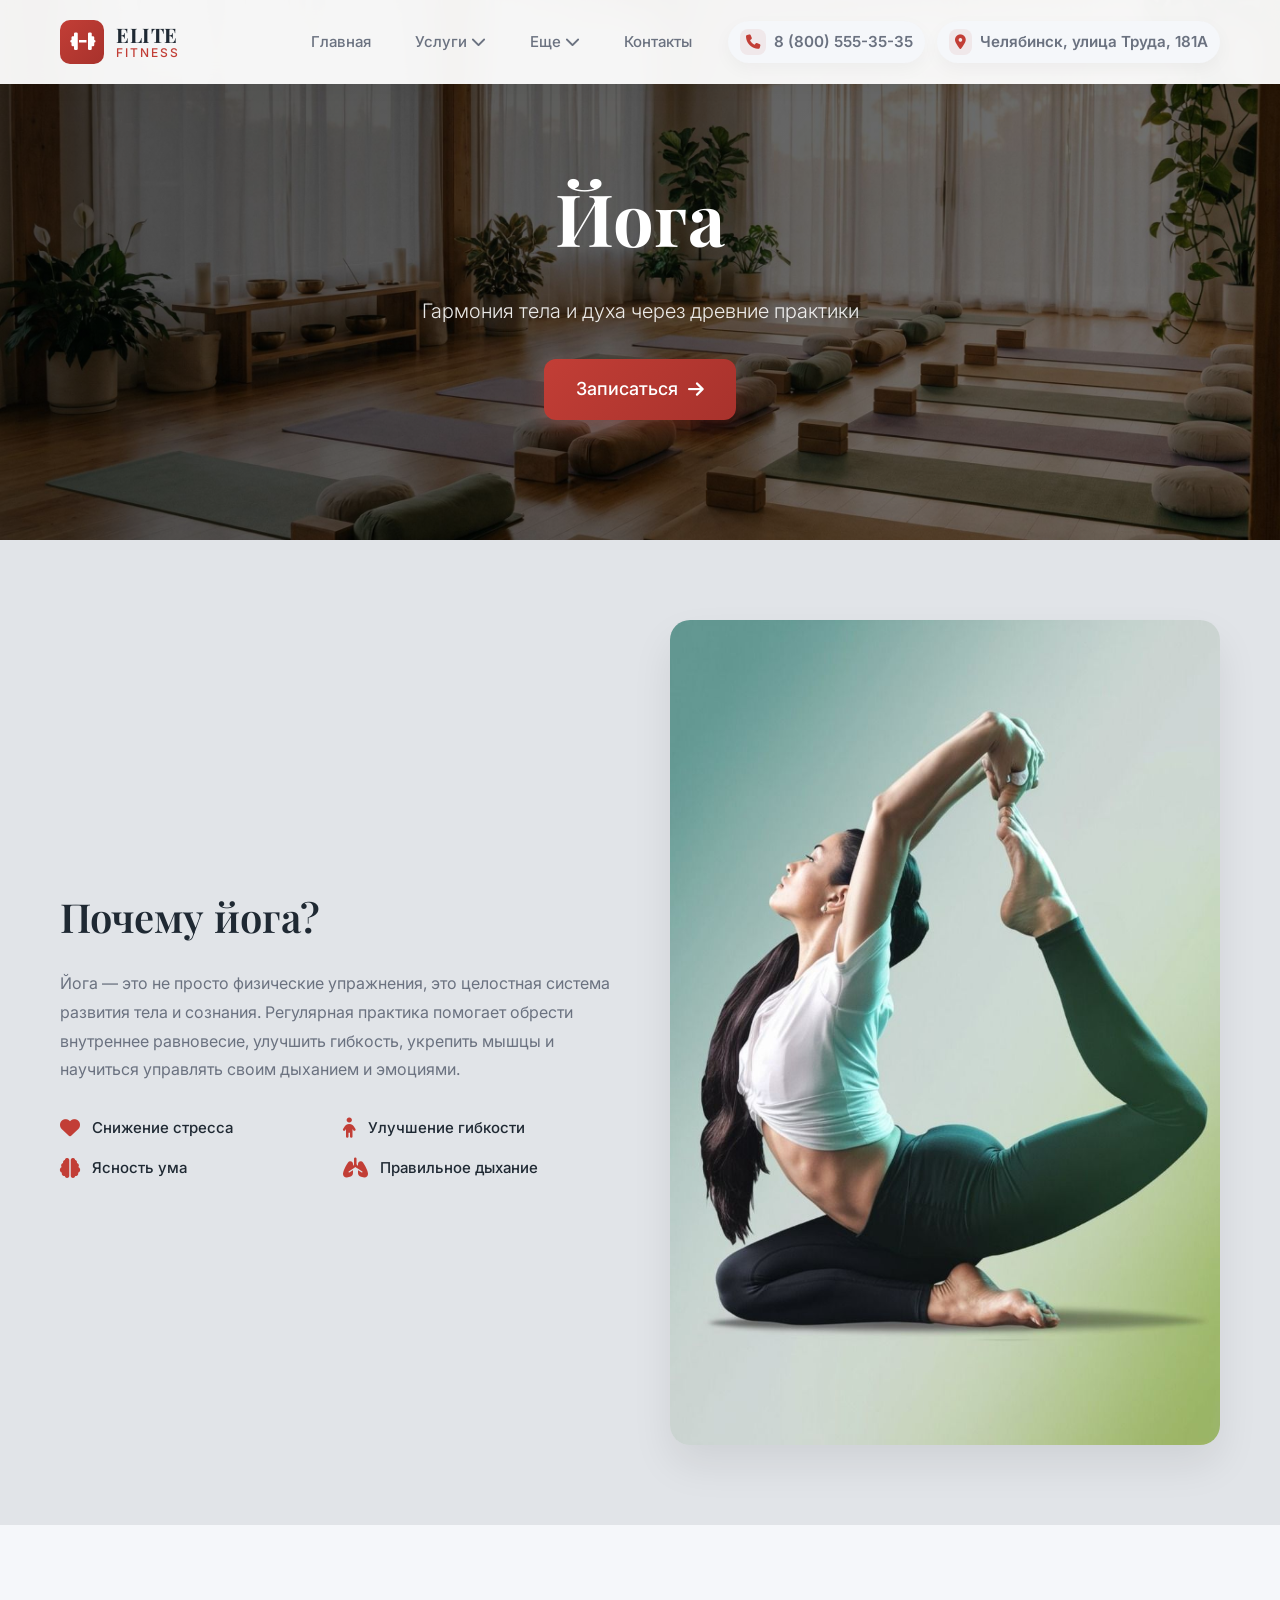
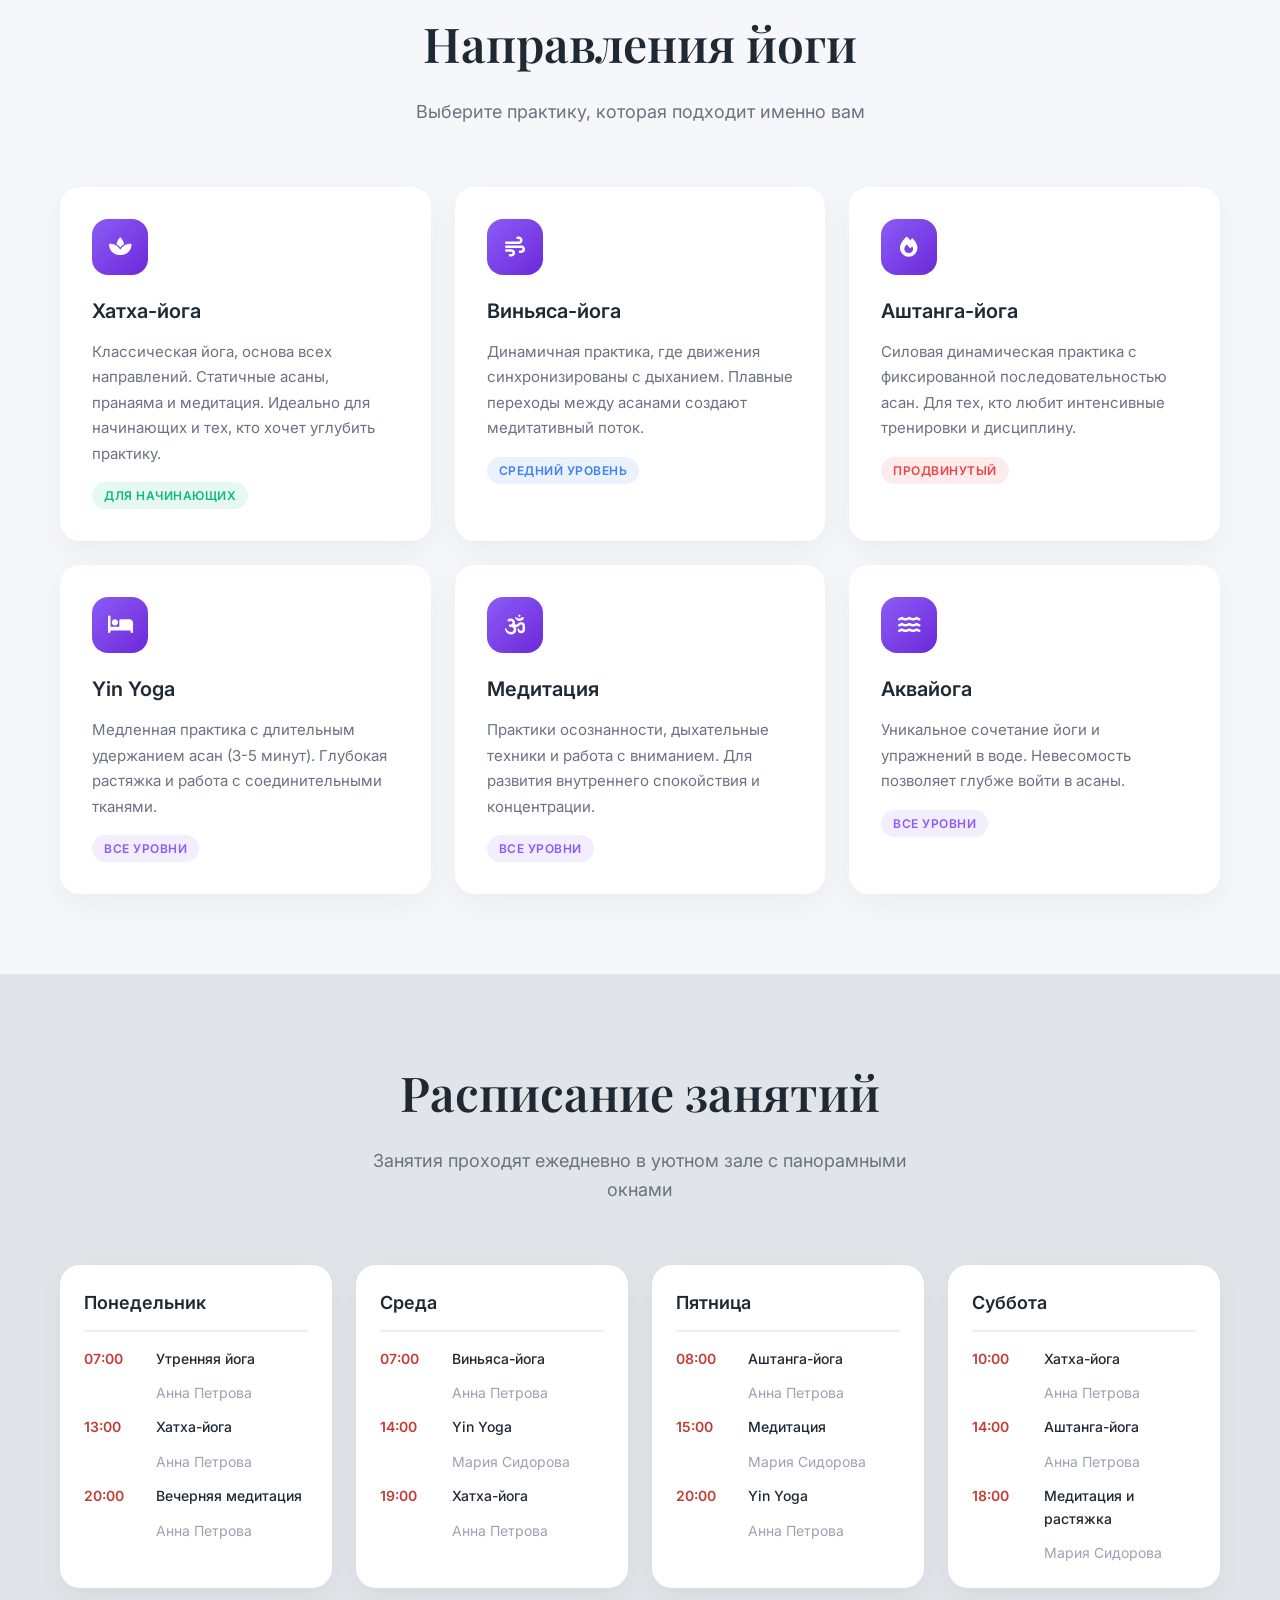
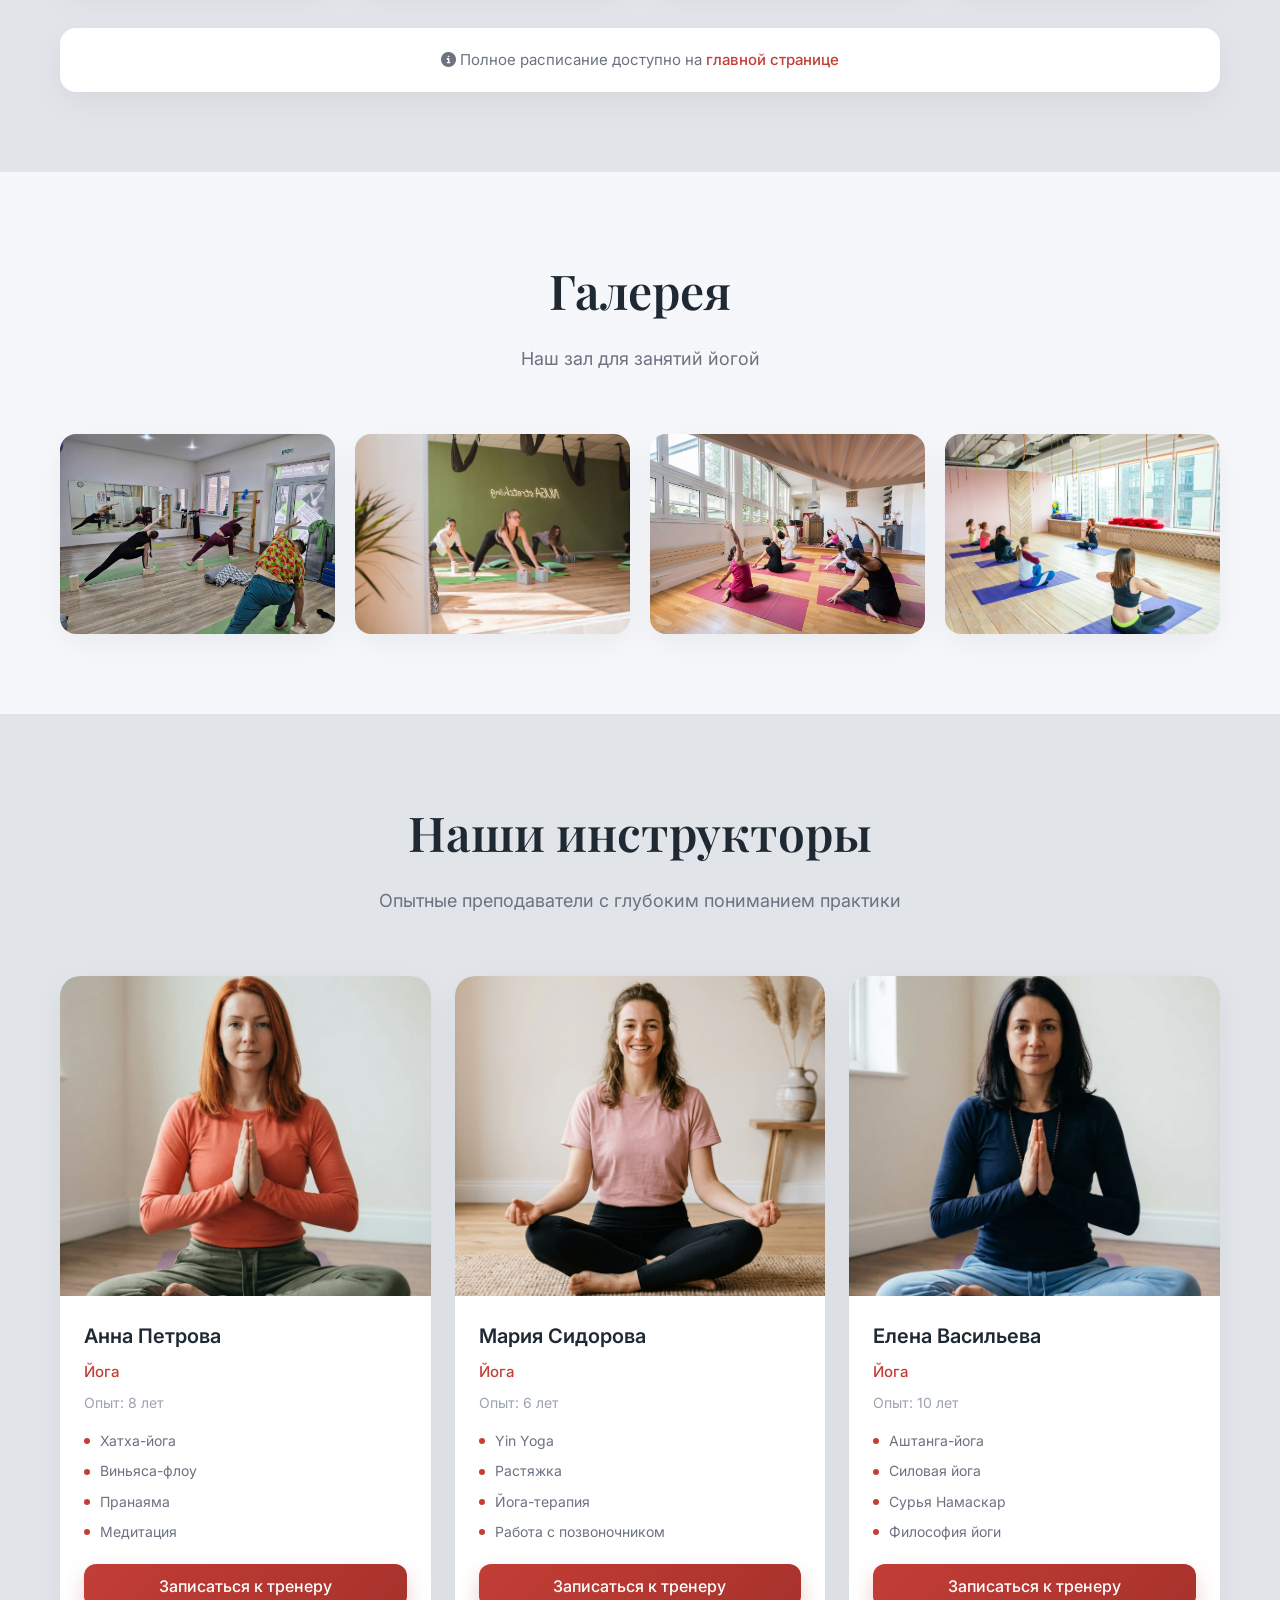
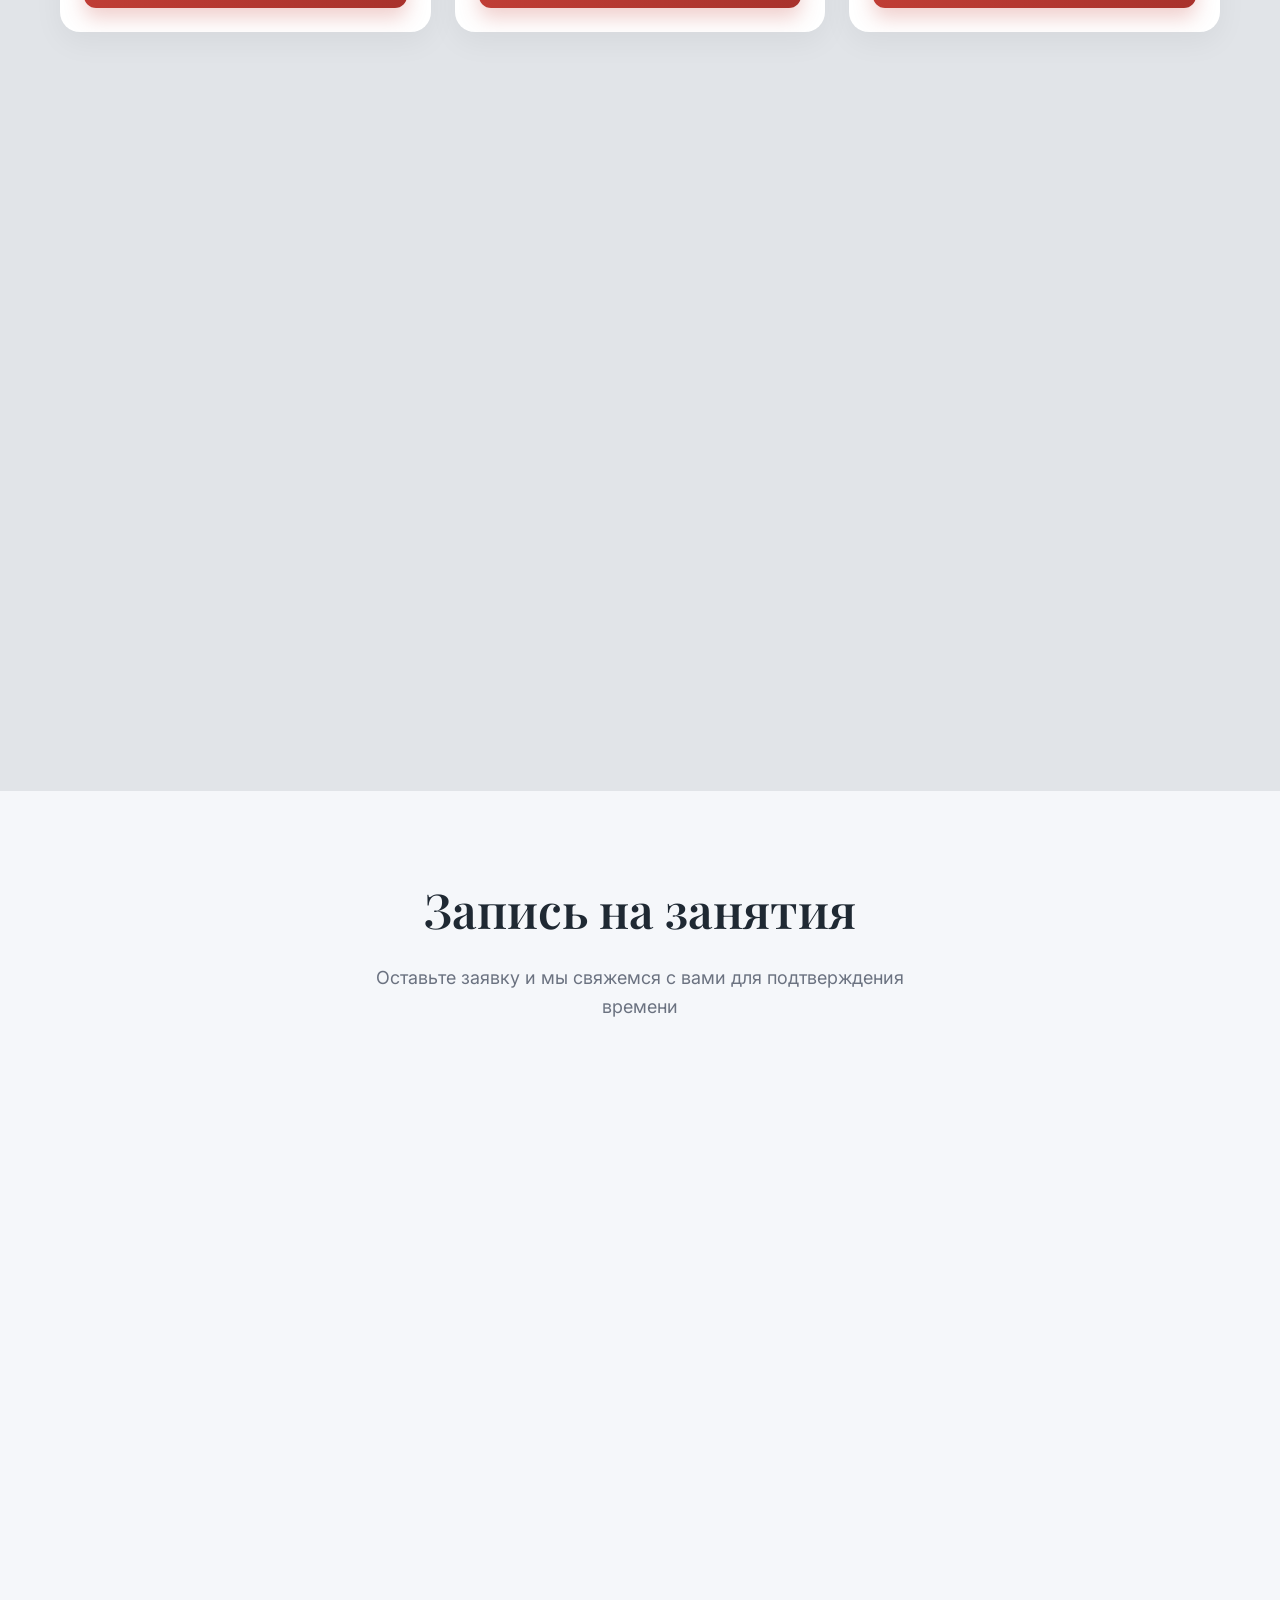
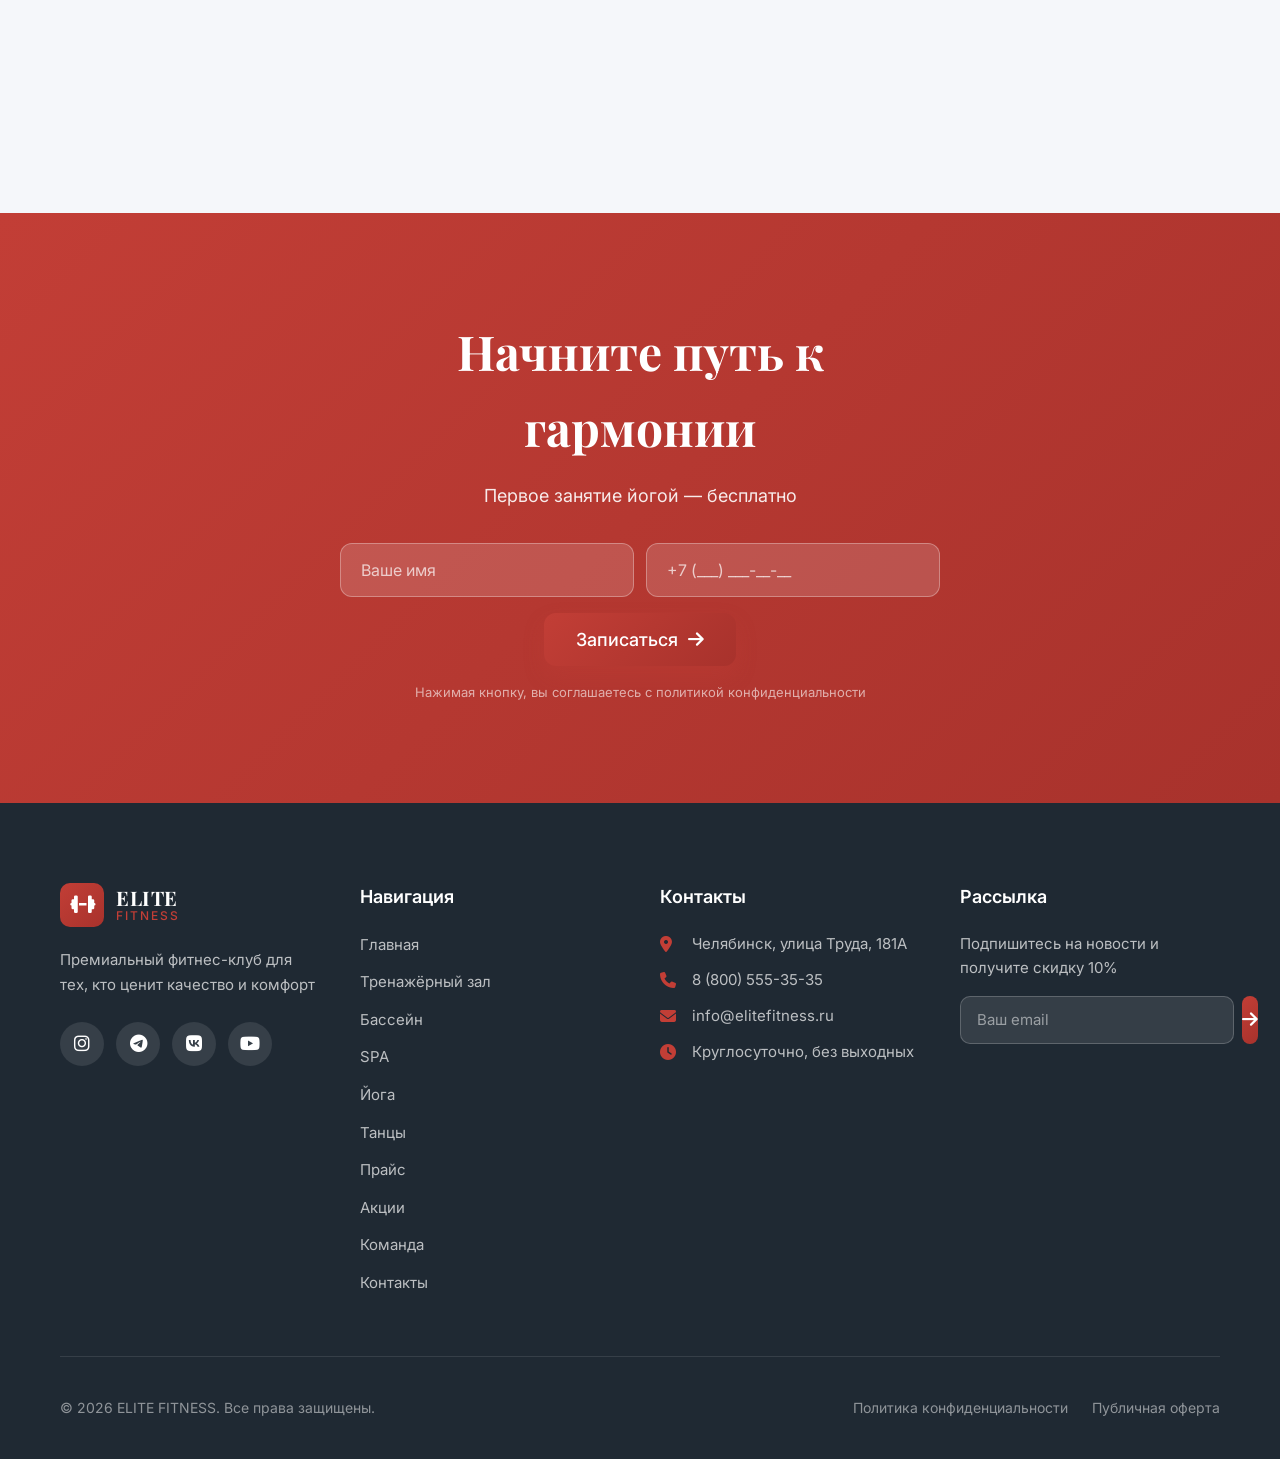
<file: yoga.html>
<!DOCTYPE html>
<html lang="ru">
<head>
    <meta charset="UTF-8">
    <meta name="viewport" content="width=device-width, initial-scale=1.0, maximum-scale=5.0, minimum-scale=0.5, viewport-fit=cover">
    <meta name="description" content="Йога в ELITE FITNESS — хатха, виньяса, аштанга, медитация. Занятия для всех уровней подготовки.">
    <title>Йога | ELITE FITNESS</title>

    <link rel="icon" href="img/fav.png" type="image/png">

    <link rel="preconnect" href="https://fonts.googleapis.com">
    <link rel="preconnect" href="https://fonts.gstatic.com" crossorigin>
    <link href="https://fonts.googleapis.com/css2?family=Inter:wght@300;400;500;600;700&family=Playfair+Display:wght@400;500;600;700&display=swap" rel="stylesheet">
    <link rel="stylesheet" href="https://cdnjs.cloudflare.com/ajax/libs/font-awesome/6.4.0/css/all.min.css">
    <link rel="stylesheet" href="css/styles.css">
</head>
<body>
    <div id="header"></div>

    <section class="page-hero page-hero--yoga">
        <div class="page-hero__overlay"></div>
        <div class="page-hero__content">
            <h1 class="page-hero__title fade-in">Йога</h1>
            <p class="page-hero__subtitle fade-in">
                Гармония тела и духа через древние практики
            </p>
            <a href="#booking" class="btn btn--primary btn--large fade-in">
                <span>Записаться</span>
                <i class="fas fa-arrow-right"></i>
            </a>
        </div>
    </section>

    <section class="section" id="about-yoga">
        <div class="container">
            <div class="yoga-intro">
                <div class="yoga-intro__content slide-up">
                    <h2 class="yoga-intro__title">Почему йога?</h2>
                    <p class="yoga-intro__text">
                        Йога — это не просто физические упражнения, это целостная система развития тела и сознания. 
                        Регулярная практика помогает обрести внутреннее равновесие, улучшить гибкость, укрепить мышцы 
                        и научиться управлять своим дыханием и эмоциями.
                    </p>
                    <div class="yoga-benefits">
                        <div class="yoga-benefit">
                            <i class="fas fa-heart"></i>
                            <span>Снижение стресса</span>
                        </div>
                        <div class="yoga-benefit">
                            <i class="fas fa-child"></i>
                            <span>Улучшение гибкости</span>
                        </div>
                        <div class="yoga-benefit">
                            <i class="fas fa-brain"></i>
                            <span>Ясность ума</span>
                        </div>
                        <div class="yoga-benefit">
                            <i class="fas fa-lungs"></i>
                            <span>Правильное дыхание</span>
                        </div>
                    </div>
                </div>
                <div class="yoga-intro__image slide-up" style="transition-delay: 0.2s">
                    <img src="img/g-yog.jpg" alt="Йога" loading="lazy">
                </div>
            </div>
        </div>
    </section>

    <section class="section" style="background: var(--color-bg-secondary);" id="directions">
        <div class="container">
            <div class="section-header">
                <h2 class="section-title">Направления йоги</h2>
                <p class="section-subtitle">
                    Выберите практику, которая подходит именно вам
                </p>
            </div>
            
            <div class="yoga-directions-grid">
                <div class="yoga-direction-card slide-up">
                    <div class="yoga-direction-card__icon">
                        <i class="fas fa-spa"></i>
                    </div>
                    <h3 class="yoga-direction-card__title">Хатха-йога</h3>
                    <p class="yoga-direction-card__text">
                        Классическая йога, основа всех направлений. Статичные асаны, пранаяма и медитация. 
                        Идеально для начинающих и тех, кто хочет углубить практику.
                    </p>
                    <div class="yoga-direction-card__level">
                        <span class="level-badge level-badge--beginner">Для начинающих</span>
                    </div>
                </div>
                
                <div class="yoga-direction-card slide-up" style="transition-delay: 0.1s">
                    <div class="yoga-direction-card__icon">
                        <i class="fas fa-wind"></i>
                    </div>
                    <h3 class="yoga-direction-card__title">Виньяса-йога</h3>
                    <p class="yoga-direction-card__text">
                        Динамичная практика, где движения синхронизированы с дыханием. 
                        Плавные переходы между асанами создают медитативный поток.
                    </p>
                    <div class="yoga-direction-card__level">
                        <span class="level-badge level-badge--intermediate">Средний уровень</span>
                    </div>
                </div>
                
                <div class="yoga-direction-card slide-up" style="transition-delay: 0.2s">
                    <div class="yoga-direction-card__icon">
                        <i class="fas fa-fire"></i>
                    </div>
                    <h3 class="yoga-direction-card__title">Аштанга-йога</h3>
                    <p class="yoga-direction-card__text">
                        Силовая динамическая практика с фиксированной последовательностью асан. 
                        Для тех, кто любит интенсивные тренировки и дисциплину.
                    </p>
                    <div class="yoga-direction-card__level">
                        <span class="level-badge level-badge--advanced">Продвинутый</span>
                    </div>
                </div>
                
                <div class="yoga-direction-card slide-up" style="transition-delay: 0.3s">
                    <div class="yoga-direction-card__icon">
                        <i class="fas fa-bed"></i>
                    </div>
                    <h3 class="yoga-direction-card__title">Yin Yoga</h3>
                    <p class="yoga-direction-card__text">
                        Медленная практика с длительным удержанием асан (3-5 минут). 
                        Глубокая растяжка и работа с соединительными тканями.
                    </p>
                    <div class="yoga-direction-card__level">
                        <span class="level-badge level-badge--all">Все уровни</span>
                    </div>
                </div>
                
                <div class="yoga-direction-card slide-up" style="transition-delay: 0.4s">
                    <div class="yoga-direction-card__icon">
                        <i class="fas fa-om"></i>
                    </div>
                    <h3 class="yoga-direction-card__title">Медитация</h3>
                    <p class="yoga-direction-card__text">
                        Практики осознанности, дыхательные техники и работа с вниманием. 
                        Для развития внутреннего спокойствия и концентрации.
                    </p>
                    <div class="yoga-direction-card__level">
                        <span class="level-badge level-badge--all">Все уровни</span>
                    </div>
                </div>
                
                <div class="yoga-direction-card slide-up" style="transition-delay: 0.5s">
                    <div class="yoga-direction-card__icon">
                        <i class="fas fa-water"></i>
                    </div>
                    <h3 class="yoga-direction-card__title">Аквайога</h3>
                    <p class="yoga-direction-card__text">
                        Уникальное сочетание йоги и упражнений в воде. 
                        Невесомость позволяет глубже войти в асаны.
                    </p>
                    <div class="yoga-direction-card__level">
                        <span class="level-badge level-badge--all">Все уровни</span>
                    </div>
                </div>
            </div>
        </div>
    </section>

    <section class="section" id="schedule-preview">
        <div class="container">
            <div class="section-header">
                <h2 class="section-title">Расписание занятий</h2>
                <p class="section-subtitle">
                    Занятия проходят ежедневно в уютном зале с панорамными окнами
                </p>
            </div>
            
            <div class="yoga-schedule-grid">
                <div class="yoga-schedule-day slide-up">
                    <h3 class="yoga-schedule-day__title">Понедельник</h3>
                    <div class="yoga-schedule-list">
                        <div class="yoga-schedule-item">
                            <span class="yoga-schedule-item__time">07:00</span>
                            <span class="yoga-schedule-item__class">Утренняя йога</span>
                            <span class="yoga-schedule-item__teacher">Анна Петрова</span>
                        </div>
                        <div class="yoga-schedule-item">
                            <span class="yoga-schedule-item__time">13:00</span>
                            <span class="yoga-schedule-item__class">Хатха-йога</span>
                            <span class="yoga-schedule-item__teacher">Анна Петрова</span>
                        </div>
                        <div class="yoga-schedule-item">
                            <span class="yoga-schedule-item__time">20:00</span>
                            <span class="yoga-schedule-item__class">Вечерняя медитация</span>
                            <span class="yoga-schedule-item__teacher">Анна Петрова</span>
                        </div>
                    </div>
                </div>
                
                <div class="yoga-schedule-day slide-up" style="transition-delay: 0.1s">
                    <h3 class="yoga-schedule-day__title">Среда</h3>
                    <div class="yoga-schedule-list">
                        <div class="yoga-schedule-item">
                            <span class="yoga-schedule-item__time">07:00</span>
                            <span class="yoga-schedule-item__class">Виньяса-йога</span>
                            <span class="yoga-schedule-item__teacher">Анна Петрова</span>
                        </div>
                        <div class="yoga-schedule-item">
                            <span class="yoga-schedule-item__time">14:00</span>
                            <span class="yoga-schedule-item__class">Yin Yoga</span>
                            <span class="yoga-schedule-item__teacher">Мария Сидорова</span>
                        </div>
                        <div class="yoga-schedule-item">
                            <span class="yoga-schedule-item__time">19:00</span>
                            <span class="yoga-schedule-item__class">Хатха-йога</span>
                            <span class="yoga-schedule-item__teacher">Анна Петрова</span>
                        </div>
                    </div>
                </div>
                
                <div class="yoga-schedule-day slide-up" style="transition-delay: 0.2s">
                    <h3 class="yoga-schedule-day__title">Пятница</h3>
                    <div class="yoga-schedule-list">
                        <div class="yoga-schedule-item">
                            <span class="yoga-schedule-item__time">08:00</span>
                            <span class="yoga-schedule-item__class">Аштанга-йога</span>
                            <span class="yoga-schedule-item__teacher">Анна Петрова</span>
                        </div>
                        <div class="yoga-schedule-item">
                            <span class="yoga-schedule-item__time">15:00</span>
                            <span class="yoga-schedule-item__class">Медитация</span>
                            <span class="yoga-schedule-item__teacher">Мария Сидорова</span>
                        </div>
                        <div class="yoga-schedule-item">
                            <span class="yoga-schedule-item__time">20:00</span>
                            <span class="yoga-schedule-item__class">Yin Yoga</span>
                            <span class="yoga-schedule-item__teacher">Анна Петрова</span>
                        </div>
                    </div>
                </div>
                
                <div class="yoga-schedule-day slide-up" style="transition-delay: 0.3s">
                    <h3 class="yoga-schedule-day__title">Суббота</h3>
                    <div class="yoga-schedule-list">
                        <div class="yoga-schedule-item">
                            <span class="yoga-schedule-item__time">10:00</span>
                            <span class="yoga-schedule-item__class">Хатха-йога</span>
                            <span class="yoga-schedule-item__teacher">Анна Петрова</span>
                        </div>
                        <div class="yoga-schedule-item">
                            <span class="yoga-schedule-item__time">14:00</span>
                            <span class="yoga-schedule-item__class">Аштанга-йога</span>
                            <span class="yoga-schedule-item__teacher">Анна Петрова</span>
                        </div>
                        <div class="yoga-schedule-item">
                            <span class="yoga-schedule-item__time">18:00</span>
                            <span class="yoga-schedule-item__class">Медитация и растяжка</span>
                            <span class="yoga-schedule-item__teacher">Мария Сидорова</span>
                        </div>
                    </div>
                </div>
            </div>
            
            <div class="yoga-schedule-note slide-up">
                <p><i class="fas fa-info-circle"></i> Полное расписание доступно на <a href="index.html#schedule">главной странице</a></p>
            </div>
        </div>
    </section>

    <section class="section" style="background: var(--color-bg-secondary);" id="gallery">
        <div class="container">
            <div class="section-header">
                <h2 class="section-title">Галерея</h2>
                <p class="section-subtitle">
                    Наш зал для занятий йогой
                </p>
            </div>
            
            <div class="yoga-gallery-grid">
                <div class="yoga-gallery-item slide-up">
                    <img src="img/g-yog1.jpg" alt="Зал йоги" loading="lazy">
                </div>
                <div class="yoga-gallery-item slide-up" style="transition-delay: 0.1s">
                    <img src="img/g-yog2.jpg" alt="Медитация" loading="lazy">
                </div>
                <div class="yoga-gallery-item slide-up" style="transition-delay: 0.2s">
                    <img src="img/g-yog3.jpg" alt="Практика" loading="lazy">
                </div>
                <div class="yoga-gallery-item slide-up" style="transition-delay: 0.3s">
                    <img src="img/g-yog4.jpg" alt="Асаны" loading="lazy">
                </div>
            </div>
        </div>
    </section>

    <section class="section" id="yoga-trainers-section">
        <div class="container">
            <div class="section-header">
                <h2 class="section-title">Наши инструкторы</h2>
                <p class="section-subtitle">
                    Опытные преподаватели с глубоким пониманием практики
                </p>
            </div>

            <div class="team-grid">
                <!-- Карточки тренеров загружаются динамически из data/trainers.json -->
            </div>
        </div>
    </section>

    <section class="section" style="background: var(--color-bg-secondary);" id="booking">
        <div class="container">
            <div class="section-header">
                <h2 class="section-title">Запись на занятия</h2>
                <p class="section-subtitle">
                    Оставьте заявку и мы свяжемся с вами для подтверждения времени
                </p>
            </div>
            
            <div class="booking-form-wrapper slide-up">
                <form class="booking-form" id="yogaBookingForm">
                    <div class="booking-form__row">
                        <div class="booking-form__group">
                            <label class="booking-form__label">Ваше имя *</label>
                            <input type="text" class="booking-form__input" name="name" placeholder="Иван Иванов" required>
                        </div>
                        <div class="booking-form__group">
                            <label class="booking-form__label">Телефон *</label>
                            <input type="tel" class="booking-form__input" name="phone" placeholder="+7 (___) ___-__-__" required>
                        </div>
                    </div>
                    
                    <div class="booking-form__row">
                        <div class="booking-form__group">
                            <label class="booking-form__label">Email</label>
                            <input type="email" class="booking-form__input" name="email" placeholder="example@mail.ru">
                        </div>
                        <div class="booking-form__group">
                            <label class="booking-form__label">Желаемая дата</label>
                            <input type="date" class="booking-form__input" name="date">
                        </div>
                    </div>
                    
                    <div class="booking-form__row">
                        <div class="booking-form__group booking-form__group--full">
                            <label class="booking-form__label">Выберите услугу</label>
                            <select class="booking-form__select" name="service">
                                <option value="">Выберите из списка</option>
                                <option value="hatha">Хатха-йога</option>
                                <option value="vinyasa">Виньяса-йога</option>
                                <option value="ashtanga">Аштанга-йога</option>
                                <option value="yin">Йин-йога</option>
                                <option value="meditation">Медитация</option>
                                <option value="beginners">Йога для начинающих</option>
                                <option value="relax">Релакс-йога</option>
                                <option value="private">Персональная тренировка</option>
                            </select>
                        </div>
                    </div>
                    
                    <div class="booking-form__row">
                        <div class="booking-form__group booking-form__group--full">
                            <label class="booking-form__label">Комментарий</label>
                            <textarea class="booking-form__textarea" name="comment" rows="4" placeholder="Пожелания по времени, особые предпочтения..."></textarea>
                        </div>
                    </div>
                    
                    <div class="booking-form__submit">
                        <button type="submit" class="btn btn--primary btn--large">
                            <span>Записаться</span>
                            <i class="fas fa-arrow-right"></i>
                        </button>
                        <p class="booking-form__disclaimer">
                            Нажимая кнопку, вы соглашаетесь с политикой конфиденциальности
                        </p>
                    </div>
                </form>
            </div>
        </div>
    </section>

    <section class="cta section">
        <div class="container">
            <div class="cta__content">
                <h2 class="cta__title">Начните путь к гармонии</h2>
                <p class="cta__text">Первое занятие йогой — бесплатно</p>
                <form class="cta__form" id="ctaForm">
                    <div class="cta__form-row">
                        <input type="text" class="cta__input" placeholder="Ваше имя" name="name" required>
                        <input type="tel" class="cta__input" placeholder="+7 (___) ___-__-__" name="phone" required>
                    </div>
                    <button type="submit" class="btn btn--primary btn--large">
                        <span>Записаться</span>
                        <i class="fas fa-arrow-right"></i>
                    </button>
                </form>
                <p class="cta__disclaimer">Нажимая кнопку, вы соглашаетесь с политикой конфиденциальности</p>
            </div>
        </div>
    </section>

    <div id="footer"></div>

    <!-- ==================== MODAL ==================== -->
    <div class="modal-overlay" id="modalOverlay">
        <div class="modal">
            <button class="modal__close" id="modalClose" aria-label="Закрыть">
                <i class="fas fa-times"></i>
            </button>
            <div class="modal__content">
                <h3 class="modal__title">Заполните форму и мы перезвоним вам</h3>
                <p class="modal__subtitle" id="modalTrainerName"></p>
                <form class="modal__form" id="modalForm">
                    <div class="modal__group">
                        <label class="modal__label">Ваше имя *</label>
                        <input type="text" class="modal__input" name="name" placeholder="Иван Иванов" required>
                    </div>
                    <div class="modal__group">
                        <label class="modal__label">Телефон *</label>
                        <input type="tel" class="modal__input" name="phone" placeholder="+7 (___) ___-__-__" required>
                    </div>
                    <button type="submit" class="btn btn--primary btn--full btn--large">
                        <span>Отправить</span>
                    </button>
                </form>
            </div>
        </div>
    </div>

    <script src="js/script.js"></script>
    <script src="js/trainers.js"></script>
</body>
</html>
</file>
<file: css/styles.css>
/* ============================================
   ELITE FITNESS — Premium Styles
   ============================================ */

/* ==================== CSS VARIABLES ==================== */
:root {
    /* Colors */
    --color-bg-primary: #E1E4E8;
    --color-bg-secondary: #F5F7FA;
    --color-card: #FFFFFF;
    
    --color-accent: #C23E36;
    --color-accent-hover: #A8322C;
    --color-accent-soft: rgba(194, 62, 54, 0.1);
    
    --color-text-primary: #1F2933;
    --color-text-secondary: #6B7280;
    --color-text-muted: #9CA3AF;
    
    --color-border: rgba(0, 0, 0, 0.08);
    
    /* Shadows */
    --shadow-card: 0 10px 30px rgba(0, 0, 0, 0.05);
    --shadow-card-hover: 0 20px 40px rgba(0, 0, 0, 0.08);
    --shadow-btn: 0 10px 20px rgba(194, 62, 54, 0.25);
    --shadow-btn-hover: 0 15px 30px rgba(194, 62, 54, 0.35);
    
    /* Border Radius */
    --radius-sm: 10px;
    --radius-md: 12px;
    --radius-lg: 16px;
    --radius-xl: 20px;
    
    /* Transitions */
    --transition-fast: 0.2s ease;
    --transition-base: 0.3s ease;
    --transition-slow: 0.5s ease;
    
    /* Spacing */
    --container-max: 1200px;
    --section-padding-desktop: 80px 20px;
    --section-padding-mobile: 60px 16px;
}

/* ==================== RESET & BASE ==================== */
*,
*::before,
*::after {
    box-sizing: border-box;
    margin: 0;
    padding: 0;
}

html {
    scroll-behavior: smooth;
    font-size: 16px;
    max-width: 100vw;
    overflow-x: hidden;
}

body {
    font-family: 'Inter', -apple-system, BlinkMacSystemFont, 'Segoe UI', Roboto, sans-serif;
    background-color: var(--color-bg-primary);
    color: var(--color-text-primary);
    line-height: 1.6;
    overflow-x: hidden;
    max-width: 100vw;
}

img {
    max-width: 100%;
    height: auto;
    display: block;
}

a {
    text-decoration: none;
    color: inherit;
    transition: color var(--transition-fast);
}

ul {
    list-style: none;
}

button {
    font-family: inherit;
    cursor: pointer;
    border: none;
    background: none;
}

input,
textarea {
    font-family: inherit;
    font-size: inherit;
}

/* ==================== CONTAINER ==================== */
.container {
    max-width: var(--container-max);
    margin: 0 auto;
    padding: 0 20px;
    width: 100%;
}

/* Prevent horizontal scroll on mobile */
@media (max-width: 768px) {
    .container {
        padding: 0 16px;
    }
}

/* ==================== SECTION ==================== */
.section {
    padding: var(--section-padding-desktop);
}

@media (max-width: 768px) {
    .section {
        padding: var(--section-padding-mobile);
    }
}

/* ==================== SECTION HEADER ==================== */
.section-header {
    text-align: center;
    margin-bottom: 60px;
}

.section-title {
    font-family: 'Playfair Display', serif;
    font-size: clamp(2rem, 5vw, 3rem);
    font-weight: 600;
    color: var(--color-text-primary);
    margin-bottom: 16px;
}

.section-subtitle {
    font-size: 1.125rem;
    color: var(--color-text-secondary);
    max-width: 600px;
    margin: 0 auto;
}

/* ==================== BUTTONS ==================== */
.btn {
    display: inline-flex;
    align-items: center;
    justify-content: center;
    gap: 10px;
    padding: 12px 24px;
    border-radius: var(--radius-md);
    font-weight: 500;
    font-size: 1rem;
    transition: all var(--transition-base);
    white-space: nowrap;
}

.btn--primary {
    background: linear-gradient(135deg, var(--color-accent), var(--color-accent-hover));
    color: white;
    box-shadow: var(--shadow-btn);
}

.btn--primary:hover {
    transform: translateY(-2px);
    box-shadow: var(--shadow-btn-hover);
}

.btn--outline {
    background: transparent;
    color: white;
    border: 2px solid rgba(255, 255, 255, 0.5);
}

.btn--outline:hover {
    background: rgba(255, 255, 255, 0.1);
    border-color: white;
}

.btn--full {
    width: 100%;
}

.btn--large {
    padding: 16px 32px;
    font-size: 1.125rem;
}

/* ==================== HEADER ==================== */
.header {
    position: fixed;
    top: 0;
    left: 0;
    right: 0;
    z-index: 1000;
    background: rgba(255, 255, 255, 0.95);
    backdrop-filter: blur(10px);
    box-shadow: 0 2px 20px rgba(0, 0, 0, 0.05);
    transition: all var(--transition-base);
}

.header--scrolled {
    padding: 10px 0;
}

.header__container {
    display: flex;
    align-items: center;
    justify-content: space-between;
    padding: 20px;
    max-width: var(--container-max);
    margin: 0 auto;
    gap: 20px;
}

/* Logo */
.logo {
    display: flex;
    align-items: center;
    gap: 12px;
    flex-shrink: 0;
}

.logo__icon {
    display: flex;
    align-items: center;
    justify-content: center;
    width: 44px;
    height: 44px;
    background: linear-gradient(135deg, var(--color-accent), var(--color-accent-hover));
    border-radius: var(--radius-sm);
    color: white;
    font-size: 1.25rem;
}

.logo__text {
    display: flex;
    flex-direction: column;
    line-height: 1.1;
}

.logo__text--main {
    font-family: 'Playfair Display', serif;
    font-size: 1.25rem;
    font-weight: 700;
    color: var(--color-text-primary);
    letter-spacing: 0.5px;
}

.logo__text--sub {
    font-size: 0.75rem;
    font-weight: 500;
    color: var(--color-accent);
    letter-spacing: 2px;
    text-transform: uppercase;
}

/* Header Center - Navigation + Contacts */
.header__center {
    display: flex;
    align-items: center;
    justify-content: flex-end;
    gap: 20px;
    flex: 1;
}

/* Navigation */
.nav__list {
    display: flex;
    gap: 12px;
    position: relative;
}

.nav__list--desktop {
    display: flex;
    gap: 12px;
}

/* Mobile Nav (hidden on desktop) */
.nav {
    display: none;
}

.nav__item {
    position: relative;
}

.nav__link {
    display: block;
    padding: 10px 16px;
    font-size: 0.9375rem;
    font-weight: 500;
    color: var(--color-text-secondary);
    border-radius: var(--radius-sm);
    transition: all var(--transition-fast);
    position: relative;
}

.nav__link:hover {
    color: var(--color-text-primary);
    background: linear-gradient(90deg, rgba(194,62,54,0.06), rgba(194,62,54,0.03));
    transform: translateY(-3px);
    box-shadow: 0 6px 18px rgba(0,0,0,0.06);
}

.nav__link--active {
    color: var(--color-accent);
    background: var(--color-accent-soft);
}

/* Dropdown Menu */
.dropdown {
    position: absolute;
    top: 100%;
    left: 0;
    min-width: 20px;
    background: var(--color-card);
    border-radius: var(--radius-md);
    box-shadow: 0 10px 30px rgba(0, 0, 0, 0.1);
    padding: 8px 0;
    opacity: 0;
    visibility: hidden;
    transform: translateY(-10px);
    transition: all var(--transition-base);
    z-index: 1000;
}

.nav__item:hover .dropdown {
    opacity: 1;
    visibility: visible;
    transform: translateY(0);
}

.dropdown__list {
    display: flex;
    flex-direction: column;
    gap: 4px;
}

.dropdown__link {
    display: block;
    padding: 12px 16px;
    font-size: 0.9375rem;
    font-weight: 500;
    color: var(--color-text-secondary);
    transition: all var(--transition-fast);
    text-decoration: none;
}

.dropdown__link:hover {
    color: var(--color-text-primary);
    background: var(--color-bg-secondary);
    padding-left: 20px;
}

.dropdown__divider {
    height: 1px;
    background: var(--color-border);
    margin: 8px 0;
}

/* Dropdown toggle (single arrow on the nav link inside the dropdown item) */
.nav__item.dropdown-toggle {
    position: relative;
}

.nav__item.dropdown-toggle > .nav__link::after {
    content: '';
    display: contents;
    width: 0;
    height: 0;
    border-left: 4px solid transparent;
    border-right: 4px solid transparent;
    border-top: 4px solid currentColor;
    margin-left: 8px;
    vertical-align: middle;
    transition: transform var(--transition-fast);
}

.nav__item.dropdown-toggle:hover > .nav__link::after {
    transform: rotate(180deg);
    color: var(--color-text-primary);
}

.nav__item.dropdown-toggle:hover .dropdown {
    opacity: 1;
    visibility: visible;
    transform: translateY(0);
}

/* Burger Menu */
.burger {
    display: none;
    flex-direction: column;
    gap: 5px;
    padding: 10px;
    z-index: 1001;
}

/* Place contacts to the left of nav when header items align right */
.header__center .header__contacts {
    order: 0;
}

.header__center .nav {
    order: 1;
}

.header__contacts {
    display: flex;
    gap: 12px;
    align-items: center;
}

.header__contact-item {
    display: flex;
    align-items: center;
    gap: 8px;
    padding: 8px 12px;
    background: var(--color-bg-secondary);
    border-radius: 999px;
    color: var(--color-text-secondary);
    font-weight: 600;
    font-size: 0.95rem;
    box-shadow: 0 6px 18px rgba(0,0,0,0.04);
    transition: all var(--transition-fast);
}

.header__contact-item i {
    color: var(--color-accent);
    background: rgba(194,62,54,0.08);
    padding: 6px;
    border-radius: 8px;
    font-size: 0.9rem;
}

.header__contact-item:hover {
    transform: translateY(-2px);
    box-shadow: var(--shadow-card-hover);
}

.header__contact-item a {
    color: inherit;
    text-decoration: none;
    transition: color var(--transition-fast);
}

.header__contact-item a:hover {
    color: var(--color-accent);
}

.burger__line {
    width: 24px;
    height: 2px;
    background: var(--color-text-primary);
    border-radius: 2px;
    transition: all var(--transition-base);
}

.burger--active .burger__line:nth-child(1) {
    transform: rotate(45deg) translate(5px, 5px);
}

.burger--active .burger__line:nth-child(2) {
    opacity: 0;
}

.burger--active .burger__line:nth-child(3) {
    transform: rotate(-45deg) translate(5px, -5px);
}

/* Nav Close Button (Mobile) */
.nav__close {
    display: none;
    position: absolute;
    top: 20px;
    right: 20px;
    width: 44px;
    height: 44px;
    align-items: center;
    justify-content: center;
    background: var(--color-bg-secondary);
    border-radius: 50%;
    color: var(--color-text-primary);
    font-size: 1.5rem;
    transition: all var(--transition-fast);
}

.nav__close:hover {
    background: var(--color-accent);
    color: white;
    transform: rotate(90deg);
}

/* Mobile Navigation */
@media (max-width: 1024px) {
    .header__center {
        display: flex;
        justify-content: flex-end;
        align-items: center;
        gap: 16px;
    }

    /* Hide desktop nav list */
    .nav__list--desktop {
        display: none !important;
    }

    .header__contacts {
        display: none;
    }

    /* Mobile nav overlay */
    .nav {
        position: fixed;
        top: 0;
        right: -100%;
        width: 100%;
        height: 100vh;
        background: var(--color-bg-primary);
        padding: 80px 20px 40px;
        transition: right var(--transition-base);
        overflow-y: auto;
        z-index: 999;
        display: block;
    }

    .nav--active {
        right: 0;
    }

    .nav__close {
        display: flex;
    }

    .nav .nav__list {
        flex-direction: column;
        gap: 4px;
    }

    .nav .nav__link {
        padding: 16px 20px;
        font-size: 1.125rem;
    }

    .burger {
        display: flex;
        z-index: 1000;
    }

    /* Mobile dropdown styles */
    .dropdown {
        position: static !important;
        opacity: 1 !important;
        visibility: visible !important;
        transform: none !important;
        box-shadow: none;
        padding: 0;
        margin-top: 8px;
        background: rgba(194, 62, 54, 0.05);
        border-radius: var(--radius-sm);
        display: block !important;
        overflow: hidden;
        border-left: 3px solid var(--color-accent);
    }

    .dropdown__list {
        gap: 0;
    }

    .dropdown__link {
        padding: 14px 20px 14px 36px;
        font-size: 1rem;
        border-left: 3px solid transparent;
        transition: all var(--transition-fast);
        color: var(--color-text-secondary);
    }

    .dropdown__link:hover {
        padding-left: 44px;
        background: rgba(194, 62, 54, 0.1);
        border-left-color: var(--color-accent);
        color: var(--color-accent);
    }

    /* Hide chevron on mobile - always open */
    .nav__link .fa-chevron-down {
        display: none;
    }
}

/* ==================== HERO SECTION ==================== */
.hero {
    position: relative;
    min-height: 100vh;
    display: flex;
    align-items: center;
    justify-content: center;
    overflow: hidden;
}

.hero__video {
    position: absolute;
    top: 50%;
    left: 50%;
    min-width: 100%;
    min-height: 100%;
    width: auto;
    height: auto;
    transform: translate(-50%, -50%);
    object-fit: cover;
    z-index: 0;
}

.hero__overlay {
    position: absolute;
    inset: 0;
    background: linear-gradient(135deg, rgba(0, 0, 0, 0.7), rgba(0, 0, 0, 0.5));
    z-index: 1;
}

.hero__content {
    position: relative;
    z-index: 2;
    text-align: center;
    padding: 20px;
    max-width: 800px;
}

.hero__title {
    font-family: 'Playfair Display', serif;
    font-size: clamp(3rem, 10vw, 6rem);
    font-weight: 700;
    color: white;
    margin-bottom: 20px;
    letter-spacing: 2px;
}

.hero__title--accent {
    color: var(--color-accent);
}

.hero__subtitle {
    font-size: clamp(1.125rem, 2.5vw, 1.5rem);
    color: rgba(255, 255, 255, 0.9);
    margin-bottom: 40px;
    font-weight: 300;
}

.hero__buttons {
    display: flex;
    gap: 16px;
    justify-content: center;
    flex-wrap: wrap;
}

.hero__scroll {
    position: absolute;
    bottom: 40px;
    left: 50%;
    transform: translateX(-50%);
    display: flex;
    flex-direction: column;
    align-items: center;
    gap: 10px;
    color: rgba(255, 255, 255, 0.7);
    font-size: 0.875rem;
    animation: bounce 2s infinite;
    z-index: 2;
}

.hero__scroll i {
    font-size: 1.25rem;
}

@keyframes bounce {
    0%, 20%, 50%, 80%, 100% {
        transform: translateX(-50%) translateY(0);
    }
    40% {
        transform: translateX(-50%) translateY(-10px);
    }
    60% {
        transform: translateX(-50%) translateY(-5px);
    }
}

/* ==================== ADVANTAGES ==================== */
.advantages {
    background: var(--color-bg-secondary);
}

.advantages__grid {
    display: grid;
    grid-template-columns: repeat(auto-fit, minmax(300px, 1fr));
    gap: 24px;
}

.advantage-card {
    background: var(--color-card);
    padding: 32px;
    border-radius: var(--radius-xl);
    box-shadow: var(--shadow-card);
    transition: all var(--transition-base);
}

.advantage-card:hover {
    transform: translateY(-5px);
    box-shadow: var(--shadow-card-hover);
}

.advantage-card__icon {
    display: flex;
    align-items: center;
    justify-content: center;
    width: 64px;
    height: 64px;
    background: var(--color-accent-soft);
    border-radius: var(--radius-lg);
    color: var(--color-accent);
    font-size: 1.5rem;
    margin-bottom: 20px;
}

.advantage-card__title {
    font-size: 1.25rem;
    font-weight: 600;
    color: var(--color-text-primary);
    margin-bottom: 12px;
}

.advantage-card__text {
    font-size: 0.9375rem;
    color: var(--color-text-secondary);
    line-height: 1.7;
}

/* ==================== DIRECTIONS ==================== */
.directions {
    background: var(--color-bg-primary);
}

.directions__grid {
    display: grid;
    grid-template-columns: repeat(auto-fit, minmax(320px, 1fr));
    gap: 24px;
}

.direction-card {
    background: var(--color-card);
    border-radius: var(--radius-xl);
    overflow: hidden;
    box-shadow: var(--shadow-card);
    transition: all var(--transition-base);
}

.direction-card:hover {
    transform: translateY(-5px);
    box-shadow: var(--shadow-card-hover);
}

.direction-card__image {
    position: relative;
    height: 220px;
    overflow: hidden;
}

.direction-card__image img {
    width: 100%;
    height: 100%;
    object-fit: cover;
    transition: transform var(--transition-slow);
}

.direction-card:hover .direction-card__image img {
    transform: scale(1.1);
}

.direction-card__overlay {
    position: absolute;
    inset: 0;
    background: linear-gradient(180deg, transparent, rgba(0, 0, 0, 0.3));
}

.direction-card__content {
    padding: 24px;
}

.direction-card__title {
    font-size: 1.25rem;
    font-weight: 600;
    color: var(--color-text-primary);
    margin-bottom: 8px;
}

.direction-card__text {
    font-size: 0.9375rem;
    color: var(--color-text-secondary);
    margin-bottom: 16px;
    line-height: 1.6;
}

.direction-card__link {
    display: inline-flex;
    align-items: center;
    gap: 8px;
    font-size: 0.9375rem;
    font-weight: 500;
    color: var(--color-accent);
    transition: gap var(--transition-fast);
}

.direction-card:hover .direction-card__link {
    gap: 12px;
}

/* ==================== SCHEDULE ==================== */
.schedule {
    background: var(--color-bg-secondary);
}

.schedule-filters {
    display: flex;
    gap: 12px;
    flex-wrap: wrap;
    justify-content: center;
    margin-bottom: 40px;
}

.schedule-filter {
    padding: 10px 20px;
    font-size: 0.9375rem;
    font-weight: 500;
    color: var(--color-text-secondary);
    background: var(--color-card);
    border-radius: var(--radius-lg);
    box-shadow: var(--shadow-card);
    transition: all var(--transition-fast);
}

.schedule-filter:hover {
    color: var(--color-text-primary);
}

.schedule-filter.active {
    color: white;
    background: linear-gradient(135deg, var(--color-accent), var(--color-accent-hover));
    box-shadow: var(--shadow-btn);
}

.schedule__grid {
    display: grid;
    grid-template-columns: repeat(auto-fit, minmax(350px, 1fr));
    gap: 24px;
}

.schedule-day {
    background: var(--color-card);
    border-radius: var(--radius-xl);
    box-shadow: var(--shadow-card);
    overflow: hidden;
}

.schedule-day__header {
    background: linear-gradient(135deg, var(--color-accent), var(--color-accent-hover));
    padding: 20px 24px;
}

.schedule-day__title {
    font-size: 1.25rem;
    font-weight: 600;
    color: white;
}

.schedule-day__classes {
    padding: 20px;
    display: flex;
    flex-direction: column;
    gap: 16px;
}

@media (max-width: 480px) {
    .schedule-day__classes {
        padding: 14px;
        gap: 12px;
    }

    .schedule__grid {
        grid-template-columns: 1fr;
        gap: 16px;
    }
}

.class-card {
    display: grid;
    grid-template-columns: auto 1fr auto;
    align-items: center;
    gap: 12px;
    padding: 14px;
    background: var(--color-card);
    border: 1px solid var(--color-border);
    border-radius: var(--radius-lg);
    transition: all var(--transition-fast);
}

.class-card:hover {
    background: var(--color-bg-secondary);
    border-color: var(--color-accent);
    transform: translateX(4px);
}

.class-card__time {
    font-size: 0.875rem;
    font-weight: 700;
    color: var(--color-accent);
    min-width: 65px;
    text-align: center;
    background: var(--color-accent-soft);
    padding: 6px 10px;
    border-radius: 8px;
}

.class-card__content {
    min-width: 0;
}

.class-card__title {
    font-size: 0.9375rem;
    font-weight: 600;
    color: var(--color-text-primary);
    margin-bottom: 4px;
    line-height: 1.3;
}

.class-card__instructor {
    font-size: 0.8125rem;
    color: var(--color-text-secondary);
    line-height: 1.3;
}

.class-card__tag {
    font-size: 0.6875rem;
    font-weight: 600;
    padding: 5px 9px;
    border-radius: 16px;
    text-transform: uppercase;
    letter-spacing: 0.5px;
    text-align: center;
    max-width: 140px;
    line-height: 1.2;
}

.class-card__tag--gym {
    background: rgba(194, 62, 54, 0.1);
    color: var(--color-accent);
}

.class-card__tag--pool {
    background: rgba(59, 130, 246, 0.1);
    color: #3B82F6;
}

.class-card__tag--yoga {
    background: rgba(139, 92, 246, 0.1);
    color: #8B5CF6;
}

.class-card__tag--dance {
    background: rgba(236, 72, 153, 0.1);
    color: #EC4899;
}

.class-card__tag--spa {
    background: rgba(16, 185, 129, 0.1);
    color: #10B981;
}

/* ==================== CLASS CARD MOBILE ==================== */
@media (max-width: 480px) {
    .class-card {
        grid-template-columns: 1fr;
        gap: 12px;
        padding: 14px;
    }

    .class-card__time {
        justify-self: start;
        min-width: auto;
        width: fit-content;
    }

    .class-card__tag {
        justify-self: start;
        font-size: 0.625rem;
        padding: 4px 8px;
    }

    .class-card__title {
        font-size: 0.875rem;
    }

    .class-card__instructor {
        font-size: 0.75rem;
    }
}

/* ==================== TESTIMONIALS ==================== */
.testimonials {
    background: var(--color-bg-primary);
}

.testimonials__grid {
    display: grid;
    grid-template-columns: repeat(auto-fit, minmax(320px, 1fr));
    gap: 24px;
}

.testimonial-card {
    background: var(--color-card);
    padding: 32px;
    border-radius: var(--radius-xl);
    box-shadow: var(--shadow-card);
    transition: all var(--transition-base);
}

.testimonial-card:hover {
    transform: translateY(-5px);
    box-shadow: var(--shadow-card-hover);
}

.testimonial-card__header {
    display: flex;
    align-items: center;
    gap: 16px;
    margin-bottom: 16px;
}

.testimonial-card__avatar {
    width: 60px;
    height: 60px;
    border-radius: 50%;
    overflow: hidden;
}

.testimonial-card__avatar img {
    width: 100%;
    height: 100%;
    object-fit: cover;
}

.testimonial-card__name {
    font-size: 1.125rem;
    font-weight: 600;
    color: var(--color-text-primary);
    margin-bottom: 4px;
}

.testimonial-card__position {
    font-size: 0.875rem;
    color: var(--color-text-muted);
}

.testimonial-card__rating {
    display: flex;
    gap: 4px;
    margin-bottom: 16px;
    color: #FBBF24;
    font-size: 0.875rem;
}

.testimonial-card__text {
    font-size: 0.9375rem;
    color: var(--color-text-secondary);
    line-height: 1.8;
    font-style: italic;
}

/* ==================== TRAINERS ==================== */
.trainers {
    background: var(--color-bg-secondary);
}

.trainers__grid {
    display: grid;
    grid-template-columns: repeat(auto-fit, minmax(260px, 1fr));
    gap: 24px;
}

.trainer-card {
    background: var(--color-card);
    border-radius: var(--radius-xl);
    overflow: hidden;
    box-shadow: var(--shadow-card);
    transition: all var(--transition-base);
}

.trainer-card:hover {
    transform: translateY(-5px);
    box-shadow: var(--shadow-card-hover);
}

.trainer-card__image {
    position: relative;
    height: 320px;
    overflow: hidden;
}

.trainer-card__image img {
    width: 100%;
    height: 100%;
    object-fit: cover;
    transition: transform var(--transition-slow);
}

.trainer-card:hover .trainer-card__image img {
    transform: scale(1.05);
}

.trainer-card__social {
    position: absolute;
    bottom: 0;
    left: 0;
    right: 0;
    display: flex;
    justify-content: center;
    gap: 12px;
    padding: 16px;
    background: linear-gradient(180deg, transparent, rgba(0, 0, 0, 0.8));
    opacity: 0;
    transform: translateY(20px);
    transition: all var(--transition-base);
}

.trainer-card:hover .trainer-card__social {
    opacity: 1;
    transform: translateY(0);
}

.trainer-card__social-link {
    display: flex;
    align-items: center;
    justify-content: center;
    width: 40px;
    height: 40px;
    background: rgba(255, 255, 255, 0.2);
    backdrop-filter: blur(10px);
    border-radius: 50%;
    color: white;
    font-size: 1.125rem;
    transition: all var(--transition-fast);
}

.trainer-card__social-link:hover {
    background: var(--color-accent);
    transform: scale(1.1);
}

.trainer-card__content {
    padding: 24px;
    text-align: center;
}

.trainer-card__name {
    font-size: 1.25rem;
    font-weight: 600;
    color: var(--color-text-primary);
    margin-bottom: 8px;
}

.trainer-card__specialty {
    font-size: 0.9375rem;
    color: var(--color-accent);
    font-weight: 500;
    margin-bottom: 8px;
}

.trainer-card__experience {
    font-size: 0.875rem;
    color: var(--color-text-muted);
}

/* ==================== PRICING ==================== */
.pricing {
    background: var(--color-bg-primary);
}

.pricing__grid {
    display: grid;
    grid-template-columns: repeat(auto-fit, minmax(300px, 1fr));
    gap: 24px;
    align-items: start;
}

.pricing-card {
    background: var(--color-card);
    padding: 40px 32px;
    border-radius: var(--radius-xl);
    box-shadow: var(--shadow-card);
    transition: all var(--transition-base);
    position: relative;
}

.pricing-card:hover {
    transform: translateY(-5px);
    box-shadow: var(--shadow-card-hover);
}

.pricing-card--popular {
    border: 2px solid var(--color-accent);
    transform: scale(1.05);
}

.pricing-card--popular:hover {
    transform: scale(1.05) translateY(-5px);
}

.pricing-card__badge {
    position: absolute;
    top: -12px;
    left: 50%;
    transform: translateX(-50%);
    background: linear-gradient(135deg, var(--color-accent), var(--color-accent-hover));
    color: white;
    padding: 6px 20px;
    border-radius: 20px;
    font-size: 0.875rem;
    font-weight: 600;
    text-transform: uppercase;
    letter-spacing: 1px;
}

.pricing-card__header {
    text-align: center;
    margin-bottom: 24px;
}

.pricing-card__title {
    font-size: 1.5rem;
    font-weight: 700;
    color: var(--color-text-primary);
    margin-bottom: 8px;
}

.pricing-card__description {
    font-size: 0.9375rem;
    color: var(--color-text-secondary);
}

.pricing-card__price {
    display: flex;
    align-items: baseline;
    justify-content: center;
    gap: 4px;
    margin-bottom: 32px;
}

.pricing-card__currency {
    font-size: 1.5rem;
    color: var(--color-text-muted);
}

.pricing-card__amount {
    font-size: 3rem;
    font-weight: 700;
    color: var(--color-text-primary);
    line-height: 1;
}

.pricing-card__period {
    font-size: 1rem;
    color: var(--color-text-muted);
}

.pricing-card__features {
    display: flex;
    flex-direction: column;
    gap: 16px;
    margin-bottom: 32px;
}

.pricing-card__feature {
    display: flex;
    align-items: center;
    gap: 12px;
    font-size: 0.9375rem;
    color: var(--color-text-secondary);
}

.pricing-card__feature i {
    font-size: 1.125rem;
}

.pricing-card__feature i.fa-check {
    color: #10B981;
}

.pricing-card__feature i.fa-times {
    color: var(--color-text-muted);
}

.pricing-card__feature--disabled {
    color: var(--color-text-muted);
}

/* Pricing cards selection */
.pricing-card__btn {
    display: none;
    opacity: 0;
    transform: translateY(10px);
    transition: all var(--transition-base);
}

.pricing-card.selected .pricing-card__btn {
    display: inline-flex;
    opacity: 1;
    transform: translateY(0);
}

.pricing-card.selected {
    border: 2px solid var(--color-accent);
    box-shadow: 0 0 0 4px rgba(194, 62, 54, 0.15);
}

.pricing-card.pricing-card--popular.selected {
    transform: scale(1.05);
}

/* ==================== MODAL (Pricing) ==================== */
#pricingModal.modal {
    position: fixed;
    inset: 0;
    z-index: 9999;
    display: flex;
    align-items: center;
    justify-content: center;
    padding: 20px;
    pointer-events: none;
    opacity: 0;
    visibility: hidden;
    transition: all var(--transition-base);
}

#pricingModal.modal--active {
    opacity: 1;
    visibility: visible;
    pointer-events: auto;
}

#pricingModal .modal__overlay {
    position: absolute;
    inset: 0;
    background: rgba(0, 0, 0, 0.7);
    backdrop-filter: blur(4px);
    z-index: 1;
}

#pricingModal .modal__container {
    position: relative;
    z-index: 2;
    width: 100%;
    max-width: 500px;
    max-height: 90vh;
    overflow-y: auto;
}

#pricingModal .modal__content {
    background: var(--color-card);
    border-radius: var(--radius-xl);
    padding: 40px 32px;
    box-shadow: 0 25px 50px rgba(0, 0, 0, 0.2);
    transform: scale(0.9) translateY(-20px);
    transition: all var(--transition-base);
    position: relative;
}

#pricingModal.modal--active .modal__content {
    transform: scale(1) translateY(0);
}

#pricingModal .modal__close {
    position: absolute;
    top: 16px;
    right: 16px;
    width: 40px;
    height: 40px;
    display: flex;
    align-items: center;
    justify-content: center;
    background: var(--color-bg-secondary);
    border-radius: 50%;
    color: var(--color-text-secondary);
    font-size: 1.25rem;
    transition: all var(--transition-fast);
    border: none;
    cursor: pointer;
    z-index: 10;
}

#pricingModal .modal__close:hover {
    background: var(--color-accent);
    color: white;
    transform: rotate(90deg);
}

#pricingModal .modal__header {
    text-align: center;
    margin-bottom: 24px;
}

#pricingModal .modal__title {
    font-family: 'Playfair Display', serif;
    font-size: clamp(1.5rem, 4vw, 2rem);
    font-weight: 700;
    color: var(--color-text-primary);
    margin-bottom: 8px;
}

#pricingModal .modal__subtitle {
    font-size: 0.9375rem;
    color: var(--color-text-secondary);
}

#pricingModal .modal__plan-info {
    background: linear-gradient(135deg, var(--color-accent-soft), rgba(194, 62, 54, 0.05));
    border: 1px solid var(--color-accent-soft);
    border-radius: var(--radius-lg);
    padding: 20px;
    margin-bottom: 24px;
    display: flex;
    align-items: center;
    justify-content: space-between;
    gap: 16px;
}

#pricingModal .modal__plan-name {
    display: flex;
    align-items: center;
    gap: 10px;
    font-size: 1.125rem;
    font-weight: 600;
    color: var(--color-text-primary);
}

#pricingModal .modal__plan-name i {
    color: var(--color-accent);
    font-size: 1.25rem;
}

#pricingModal .modal__plan-price {
    display: flex;
    align-items: baseline;
    gap: 4px;
}

#pricingModal .modal__plan-price span:first-child {
    font-size: 1.75rem;
    font-weight: 700;
    color: var(--color-accent);
}

#pricingModal .modal__plan-price span:last-child {
    font-size: 0.875rem;
    color: var(--color-text-muted);
}

#pricingModal .modal__form {
    display: flex;
    flex-direction: column;
    gap: 20px;
}

#pricingModal .modal__form-group {
    display: flex;
    flex-direction: column;
    gap: 8px;
}

#pricingModal .modal__label {
    font-size: 0.875rem;
    font-weight: 500;
    color: var(--color-text-secondary);
}

#pricingModal .modal__input {
    padding: 14px 16px;
    border: 2px solid var(--color-border);
    border-radius: var(--radius-md);
    font-size: 1rem;
    font-family: inherit;
    transition: all var(--transition-fast);
    background: var(--color-bg-primary);
}

#pricingModal .modal__input:focus {
    outline: none;
    border-color: var(--color-accent);
    box-shadow: 0 0 0 3px rgba(194, 62, 54, 0.1);
}

#pricingModal .modal__input::placeholder {
    color: var(--color-text-muted);
}

#pricingModal .modal__disclaimer {
    font-size: 0.75rem;
    color: var(--color-text-muted);
    text-align: center;
    line-height: 1.6;
}

/* Pricing Modal Mobile Styles */
@media (max-width: 768px) {
    #pricingModal.modal {
        padding: 0;
        align-items: flex-end;
        pointer-events: none;
    }

    #pricingModal.modal--active {
        opacity: 1;
        visibility: visible;
        pointer-events: auto;
    }

    #pricingModal .modal__overlay {
        position: fixed;
        inset: 0;
    }

    #pricingModal .modal__container {
        max-width: 100%;
        max-height: 85vh;
        border-radius: var(--radius-xl) var(--radius-xl) 0 0;
        overflow-y: auto;
        -webkit-overflow-scrolling: touch;
    }

    #pricingModal .modal__content {
        padding: 32px 20px 40px;
        border-radius: var(--radius-xl) var(--radius-xl) 0 0;
        min-height: 100%;
    }

    #pricingModal .modal__close {
        top: 12px;
        right: 12px;
        width: 36px;
        height: 36px;
        font-size: 1.125rem;
    }

    #pricingModal .modal__plan-info {
        padding: 16px;
        flex-direction: column;
        align-items: flex-start;
    }

    #pricingModal .modal__plan-price {
        align-self: flex-end;
    }

    #pricingModal .modal__plan-price span:first-child {
        font-size: 1.5rem;
    }
}

/* ==================== POOL PRICING MODAL ==================== */
#poolPricingModal.modal {
    position: fixed;
    inset: 0;
    z-index: 9999;
    display: flex;
    align-items: center;
    justify-content: center;
    padding: 20px;
    pointer-events: none;
    opacity: 0;
    visibility: hidden;
    transition: all var(--transition-base);
}

#poolPricingModal.modal--active {
    opacity: 1;
    visibility: visible;
    pointer-events: auto;
}

#poolPricingModal .modal__overlay {
    position: absolute;
    inset: 0;
    background: rgba(0, 0, 0, 0.7);
    backdrop-filter: blur(4px);
    z-index: 1;
}

#poolPricingModal .modal__container {
    position: relative;
    z-index: 2;
    width: 100%;
    max-width: 500px;
    max-height: 90vh;
    overflow-y: auto;
}

#poolPricingModal .modal__content {
    background: var(--color-card);
    border-radius: var(--radius-xl);
    padding: 40px 32px;
    box-shadow: 0 25px 50px rgba(0, 0, 0, 0.2);
    transform: scale(0.9) translateY(-20px);
    transition: all var(--transition-base);
    position: relative;
}

#poolPricingModal.modal--active .modal__content {
    transform: scale(1) translateY(0);
}

#poolPricingModal .modal__close {
    position: absolute;
    top: 16px;
    right: 16px;
    width: 40px;
    height: 40px;
    display: flex;
    align-items: center;
    justify-content: center;
    background: var(--color-bg-secondary);
    border-radius: 50%;
    color: var(--color-text-secondary);
    font-size: 1.25rem;
    transition: all var(--transition-fast);
    border: none;
    cursor: pointer;
    z-index: 10;
}

#poolPricingModal .modal__close:hover {
    background: var(--color-accent);
    color: white;
    transform: rotate(90deg);
}

#poolPricingModal .modal__header {
    text-align: center;
    margin-bottom: 24px;
}

#poolPricingModal .modal__title {
    font-family: 'Playfair Display', serif;
    font-size: clamp(1.5rem, 4vw, 2rem);
    font-weight: 700;
    color: var(--color-text-primary);
    margin-bottom: 8px;
}

#poolPricingModal .modal__subtitle {
    font-size: 0.9375rem;
    color: var(--color-text-secondary);
}

#poolPricingModal .modal__plan-info {
    background: linear-gradient(135deg, var(--color-accent-soft), rgba(194, 62, 54, 0.05));
    border: 1px solid var(--color-accent-soft);
    border-radius: var(--radius-lg);
    padding: 20px;
    margin-bottom: 24px;
    display: flex;
    align-items: center;
    justify-content: space-between;
    gap: 16px;
}

#poolPricingModal .modal__plan-name {
    display: flex;
    align-items: center;
    gap: 8px;
    font-size: 1rem;
    font-weight: 500;
    color: var(--color-text-secondary);
}

#poolPricingModal .modal__plan-price {
    display: flex;
    align-items: baseline;
    gap: 4px;
}

#poolPricingModal .modal__plan-price span:first-child {
    font-size: 1.75rem;
    font-weight: 700;
    color: var(--color-text-primary);
}

#poolPricingModal .modal__plan-price span:last-child {
    font-size: 0.875rem;
    color: var(--color-text-muted);
}

#poolPricingModal .modal__form {
    display: flex;
    flex-direction: column;
    gap: 20px;
}

#poolPricingModal .modal__form-group {
    display: flex;
    flex-direction: column;
    gap: 8px;
}

#poolPricingModal .modal__label {
    font-size: 0.875rem;
    font-weight: 500;
    color: var(--color-text-secondary);
}

#poolPricingModal .modal__input {
    padding: 14px 16px;
    border: 2px solid var(--color-border);
    border-radius: var(--radius-md);
    font-size: 1rem;
    font-family: inherit;
    transition: all var(--transition-fast);
    background: var(--color-bg-primary);
}

#poolPricingModal .modal__input:focus {
    outline: none;
    border-color: var(--color-accent);
    box-shadow: 0 0 0 3px rgba(194, 62, 54, 0.1);
}

#poolPricingModal .modal__input::placeholder {
    color: var(--color-text-muted);
}

#poolPricingModal .modal__disclaimer {
    font-size: 0.75rem;
    color: var(--color-text-muted);
    text-align: center;
    line-height: 1.6;
}

/* Pool Pricing Modal Mobile Styles */
@media (max-width: 768px) {
    #poolPricingModal.modal {
        padding: 0;
        align-items: flex-end;
        pointer-events: none;
    }

    #poolPricingModal.modal--active {
        opacity: 1;
        visibility: visible;
        pointer-events: auto;
    }

    #poolPricingModal .modal__overlay {
        position: fixed;
        inset: 0;
    }

    #poolPricingModal .modal__container {
        max-width: 100%;
        max-height: 85vh;
        border-radius: var(--radius-xl) var(--radius-xl) 0 0;
        overflow-y: auto;
        -webkit-overflow-scrolling: touch;
    }

    #poolPricingModal .modal__content {
        padding: 32px 20px 40px;
        border-radius: var(--radius-xl) var(--radius-xl) 0 0;
        min-height: 100%;
    }

    #poolPricingModal .modal__close {
        top: 12px;
        right: 12px;
        width: 36px;
        height: 36px;
        font-size: 1.125rem;
    }

    #poolPricingModal .modal__plan-info {
        padding: 16px;
        flex-direction: column;
        align-items: flex-start;
    }

    #poolPricingModal .modal__plan-price {
        align-self: flex-end;
    }

    #poolPricingModal .modal__plan-price span:first-child {
        font-size: 1.5rem;
    }
}

/* ==================== TEAM MODAL (legacy) ==================== */
.modal-overlay {
    position: fixed;
    top: 0;
    left: 0;
    right: 0;
    bottom: 0;
    background: rgba(0, 0, 0, 0.7);
    backdrop-filter: blur(5px);
    display: flex;
    align-items: center;
    justify-content: center;
    padding: 20px;
    z-index: 10000;
    opacity: 0;
    visibility: hidden;
    transition: all var(--transition-base);
    pointer-events: none;
}

.modal-overlay--active {
    opacity: 1;
    visibility: visible;
    pointer-events: auto;
}

/* Стили для модалки тренеров */
.modal-overlay .modal {
    background: var(--color-card);
    border-radius: var(--radius-xl);
    padding: 40px;
    max-width: 480px;
    width: 100%;
    position: relative;
    transform: scale(0.9) translateY(20px);
    transition: all var(--transition-base);
    box-shadow: 0 25px 50px rgba(0, 0, 0, 0.25);
    display: block;
    opacity: 1;
    pointer-events: auto;
    max-height: 85vh;
    overflow-y: auto;
    -webkit-overflow-scrolling: touch;
}

.modal-overlay--active .modal {
    transform: scale(1) translateY(0);
}

.modal-overlay .modal__close {
    position: absolute;
    top: 16px;
    right: 16px;
    width: 40px;
    height: 40px;
    display: flex;
    align-items: center;
    justify-content: center;
    background: var(--color-bg-secondary);
    border-radius: 50%;
    color: var(--color-text-secondary);
    font-size: 1.25rem;
    transition: all var(--transition-fast);
    border: none;
    cursor: pointer;
    z-index: 10;
}

.modal-overlay .modal__close:hover {
    background: var(--color-accent);
    color: white;
    transform: rotate(90deg);
}

.modal-overlay .modal__content {
    text-align: center;
}

.modal-overlay .modal__title {
    font-family: 'Playfair Display', serif;
    font-size: 1.5rem;
    font-weight: 600;
    color: var(--color-text-primary);
    margin-bottom: 8px;
}

.modal-overlay .modal__subtitle {
    font-size: 1rem;
    color: var(--color-accent);
    font-weight: 500;
    margin-bottom: 24px;
}

.modal-overlay .modal__form {
    display: flex;
    flex-direction: column;
    gap: 20px;
}

.modal-overlay .modal__group {
    text-align: left;
}

.modal-overlay .modal__label {
    display: block;
    font-size: 0.9375rem;
    font-weight: 500;
    color: var(--color-text-primary);
    margin-bottom: 8px;
}

.modal-overlay .modal__input {
    width: 100%;
    padding: 14px 16px;
    background: var(--color-bg-secondary);
    border: 1px solid var(--color-border);
    border-radius: var(--radius-sm);
    font-size: 1rem;
    color: var(--color-text-primary);
    transition: all var(--transition-fast);
}

.modal-overlay .modal__input:focus {
    outline: none;
    border-color: var(--color-accent);
    box-shadow: 0 0 0 3px var(--color-accent-soft);
}

.modal-overlay .modal__input::placeholder {
    color: var(--color-text-muted);
}

@media (max-width: 500px) {
    .modal-overlay .modal {
        padding: 32px 24px;
        max-height: 85vh;
        overflow-y: auto;
    }

    .modal-overlay .modal__title {
        font-size: 1.25rem;
    }
}

/* Team Modal Mobile Styles */
@media (max-width: 768px) {
    .modal-overlay {
        padding: 0;
        align-items: flex-end;
    }

    .modal-overlay .modal {
        max-width: 100%;
        max-height: 85vh;
        border-radius: var(--radius-xl) var(--radius-xl) 0 0;
        padding: 32px 20px 40px;
        margin-bottom: 0;
    }

    .modal-overlay .modal__close {
        top: 12px;
        right: 12px;
        width: 36px;
        height: 36px;
        font-size: 1.125rem;
    }
}

/* ==================== BODY SCROLL LOCK ==================== */
.cta {
    background: linear-gradient(135deg, var(--color-accent), var(--color-accent-hover));
    padding: 100px 20px;
}

.cta__content {
    max-width: 600px;
    margin: 0 auto;
    text-align: center;
}

.cta__title {
    font-family: 'Playfair Display', serif;
    font-size: clamp(2rem, 5vw, 3rem);
    font-weight: 700;
    color: white;
    margin-bottom: 16px;
}

.cta__text {
    font-size: 1.125rem;
    color: rgba(255, 255, 255, 0.9);
    margin-bottom: 32px;
}

.cta__form {
    margin-bottom: 16px;
}

.cta__form-row {
    display: flex;
    gap: 12px;
    margin-bottom: 16px;
}

.cta__input {
    flex: 1;
    padding: 16px 20px;
    background: rgba(255, 255, 255, 0.15);
    border: 1px solid rgba(255, 255, 255, 0.3);
    border-radius: var(--radius-md);
    color: white;
    font-size: 1rem;
    transition: all var(--transition-fast);
}

.cta__input::placeholder {
    color: rgba(255, 255, 255, 0.7);
}

.cta__input:focus {
    outline: none;
    border-color: white;
    background: rgba(255, 255, 255, 0.2);
}

.cta__disclaimer {
    font-size: 0.8125rem;
    color: rgba(255, 255, 255, 0.6);
}

@media (max-width: 600px) {
    .cta__form-row {
        flex-direction: column;
    }
}

/* ==================== FOOTER ==================== */
.footer {
    background: var(--color-text-primary);
    color: white;
    padding: 80px 20px 40px;
}

.footer__grid {
    display: grid;
    grid-template-columns: repeat(auto-fit, minmax(250px, 1fr));
    gap: 40px;
    margin-bottom: 60px;
}

.footer__info .logo {
    margin-bottom: 20px;
}

.footer__info .logo__text--main {
    color: white;
}

.footer__description {
    font-size: 0.9375rem;
    color: rgba(255, 255, 255, 0.7);
    margin-bottom: 24px;
    line-height: 1.7;
}

.footer__social {
    display: flex;
    gap: 12px;
}

.footer__social-link {
    display: flex;
    align-items: center;
    justify-content: center;
    width: 44px;
    height: 44px;
    background: rgba(255, 255, 255, 0.1);
    border-radius: 50%;
    color: white;
    font-size: 1.125rem;
    transition: all var(--transition-fast);
}

.footer__social-link:hover {
    background: var(--color-accent);
    transform: translateY(-3px);
}

.footer__title {
    font-size: 1.125rem;
    font-weight: 600;
    margin-bottom: 20px;
    color: white;
}

.footer__list {
    display: flex;
    flex-direction: column;
    gap: 12px;
}

.footer__list li a,
.footer__list li span {
    font-size: 0.9375rem;
    color: rgba(255, 255, 255, 0.7);
    transition: color var(--transition-fast);
}

.footer__list li a:hover {
    color: white;
}

.footer__list--contacts li {
    display: flex;
    align-items: center;
    gap: 12px;
}

.footer__list--contacts i {
    color: var(--color-accent);
    width: 20px;
}

.footer__newsletter-text {
    font-size: 0.9375rem;
    color: rgba(255, 255, 255, 0.7);
    margin-bottom: 16px;
    line-height: 1.6;
}

.footer__form {
    display: flex;
    gap: 8px;
}

.footer__input {
    flex: 1;
    padding: 12px 16px;
    background: rgba(255, 255, 255, 0.1);
    border: 1px solid rgba(255, 255, 255, 0.2);
    border-radius: var(--radius-sm);
    color: white;
    font-size: 0.9375rem;
}

.footer__input::placeholder {
    color: rgba(255, 255, 255, 0.5);
}

.footer__input:focus {
    outline: none;
    border-color: var(--color-accent);
}

.footer__btn {
    display: flex;
    align-items: center;
    justify-content: center;
    width: 48px;
    height: 48px;
    background: linear-gradient(135deg, var(--color-accent), var(--color-accent-hover));
    border-radius: var(--radius-sm);
    color: white;
    font-size: 1.125rem;
    transition: all var(--transition-fast);
}

.footer__btn:hover {
    transform: translateX(3px);
}

.footer__bottom {
    display: flex;
    justify-content: space-between;
    align-items: center;
    padding-top: 40px;
    border-top: 1px solid rgba(255, 255, 255, 0.1);
    flex-wrap: wrap;
    gap: 20px;
}

.footer__copyright {
    font-size: 0.875rem;
    color: rgba(255, 255, 255, 0.5);
}

.footer__legal {
    display: flex;
    gap: 24px;
}

.footer__legal-link {
    font-size: 0.875rem;
    color: rgba(255, 255, 255, 0.5);
    transition: color var(--transition-fast);
}

.footer__legal-link:hover {
    color: white;
}

@media (max-width: 600px) {
    .footer__bottom {
        flex-direction: column;
        text-align: center;
    }
    
    .footer__legal {
        justify-content: center;
    }
}

/* ==================== ANIMATIONS ==================== */
.fade-in {
    opacity: 0;
    transform: translateY(20px);
    animation: fadeIn 0.8s ease forwards;
}

.fade-in:nth-child(1) { animation-delay: 0.1s; }
.fade-in:nth-child(2) { animation-delay:0.2s; }
.fade-in:nth-child(3) { animation-delay: 0.3s; }

@keyframes fadeIn {
    to {
        opacity: 1;
        transform: translateY(0);
    }
}

.slide-up {
    opacity: 0;
    transform: translateY(40px);
    transition: all 0.6s ease;
}

.slide-up.visible {
    opacity: 1;
    transform: translateY(0);
}

/* ==================== FORM VALIDATION ==================== */
.input-error {
    border-color: #EF4444 !important;
}

.error-message {
    color: #EF4444;
    font-size: 0.8125rem;
    margin-top: 4px;
}

/* ==================== SCROLLBAR ==================== */
::-webkit-scrollbar {
    width: 10px;
}

::-webkit-scrollbar-track {
    background: var(--color-bg-secondary);
}

::-webkit-scrollbar-thumb {
    background: var(--color-text-muted);
    border-radius: 5px;
}

::-webkit-scrollbar-thumb:hover {
    background: var(--color-text-secondary);
}

/* ==================== SELECTION ==================== */
::selection {
    background: var(--color-accent);
    color: white;
}

/* ==================== PAGE HERO ==================== */
.page-hero {
    position: relative;
    min-height: 60vh;
    display: flex;
    align-items: center;
    justify-content: center;
    background: url('https://images.unsplash.com/photo-1534438327276-14e5300c3a48?w=1920&h=1080&fit=crop') center/cover no-repeat;
    padding: 120px 20px 80px;
    max-width: 100vw;
    overflow-x: hidden;
}

/* Индивидуальные баннеры для страниц услуг */
.page-hero--gym {
    background: url('../img/gym.png') center/cover no-repeat;
}

.page-hero--pool {
    background: url('../img/pool.png') center/cover no-repeat;
}

.page-hero--spa {
    background: url('../img/spa.png') center/cover no-repeat;
}

.page-hero--yoga {
    background: url('../img/Yoga.png') center/cover no-repeat;
}

.page-hero--dance {
    background: url('../img/dance.png') center/cover no-repeat;
}

.page-hero__overlay {
    position: absolute;
    inset: 0;
    background: linear-gradient(135deg, rgba(0, 0, 0, 0.7), rgba(0, 0, 0, 0.5));
}

.page-hero__content {
    position: relative;
    z-index: 1;
    text-align: center;
    max-width: 700px;
}

.page-hero__title {
    font-family: 'Playfair Display', serif;
    font-size: clamp(2.5rem, 8vw, 4.5rem);
    font-weight: 700;
    color: white;
    margin-bottom: 20px;
}

.page-hero__subtitle {
    font-size: clamp(1rem, 2vw, 1.25rem);
    color: rgba(255, 255, 255, 0.9);
    margin-bottom: 32px;
    font-weight: 300;
}

/* ==================== EQUIPMENT (GYM) ==================== */
.equipment-grid {
    display: grid;
    grid-template-columns: repeat(auto-fit, minmax(280px, 1fr));
    gap: 24px;
}

.equipment-card {
    background: var(--color-card);
    border-radius: var(--radius-xl);
    overflow: hidden;
    box-shadow: var(--shadow-card);
    transition: all var(--transition-base);
}

.equipment-card:hover {
    transform: translateY(-5px);
    box-shadow: var(--shadow-card-hover);
}

.equipment-card__image {
    height: 200px;
    overflow: hidden;
}

.equipment-card__image img {
    width: 100%;
    height: 100%;
    object-fit: cover;
    transition: transform var(--transition-slow);
}

.equipment-card:hover .equipment-card__image img {
    transform: scale(1.1);
}

.equipment-card__content {
    padding: 24px;
}

.equipment-card__title {
    font-size: 1.25rem;
    font-weight: 600;
    color: var(--color-text-primary);
    margin-bottom: 12px;
}

.equipment-card__text {
    font-size: 0.9375rem;
    color: var(--color-text-secondary);
    margin-bottom: 16px;
    line-height: 1.7;
}

.equipment-card__list {
    display: flex;
    flex-direction: column;
    gap: 8px;
}

.equipment-card__list li {
    display: flex;
    align-items: center;
    gap: 10px;
    font-size: 0.875rem;
    color: var(--color-text-secondary);
}

.equipment-card__list li i {
    color: #10B981;
}

/* ==================== GALLERY ==================== */
.gallery-grid {
    display: grid;
    grid-template-columns: repeat(auto-fit, minmax(300px, 1fr));
    gap: 20px;
}

.gallery-item {
    border-radius: var(--radius-lg);
    overflow: hidden;
    box-shadow: var(--shadow-card);
}

.gallery-item img {
    width: 100%;
    height: 250px;
    object-fit: cover;
    transition: transform var(--transition-slow);
}

.gallery-item:hover img {
    transform: scale(1.05);
    cursor: pointer;
}

/* ==================== GALLERY LIGHTBOX ==================== */
.gallery-lightbox {
    position: fixed;
    top: 0;
    left: 0;
    width: 100%;
    height: 100%;
    background: rgba(0, 0, 0, 0.95);
    display: flex;
    align-items: center;
    justify-content: center;
    z-index: 10000;
    opacity: 0;
    visibility: hidden;
    transition: all var(--transition-base);
}

.gallery-lightbox.active {
    opacity: 1;
    visibility: visible;
}

.gallery-lightbox__content {
    max-width: 90%;
    max-height: 80vh;
    display: flex;
    align-items: center;
    justify-content: center;
}

.gallery-lightbox__image {
    max-width: 100%;
    max-height: 80vh;
    object-fit: contain;
    border-radius: var(--radius-sm);
    box-shadow: 0 20px 60px rgba(0, 0, 0, 0.5);
}

.gallery-lightbox__close {
    position: absolute;
    top: 20px;
    right: 20px;
    width: 50px;
    height: 50px;
    background: rgba(255, 255, 255, 0.1);
    border: none;
    border-radius: 50%;
    color: white;
    font-size: 1.5rem;
    cursor: pointer;
    transition: all var(--transition-fast);
    display: flex;
    align-items: center;
    justify-content: center;
    z-index: 10001;
}

.gallery-lightbox__close:hover {
    background: var(--color-accent);
    transform: rotate(90deg);
}

.gallery-lightbox__nav {
    position: absolute;
    top: 50%;
    transform: translateY(-50%);
    width: 50px;
    height: 50px;
    background: rgba(255, 255, 255, 0.1);
    border: none;
    border-radius: 50%;
    color: white;
    font-size: 1.25rem;
    cursor: pointer;
    transition: all var(--transition-fast);
    display: flex;
    align-items: center;
    justify-content: center;
    z-index: 10001;
}

.gallery-lightbox__nav:hover {
    background: var(--color-accent);
}

.gallery-lightbox__nav--prev {
    left: 20px;
}

.gallery-lightbox__nav--next {
    right: 20px;
}

.gallery-lightbox__caption {
    position: absolute;
    bottom: 30px;
    left: 50%;
    transform: translateX(-50%);
    color: white;
    font-size: 1rem;
    text-align: center;
    max-width: 80%;
}

@media (max-width: 768px) {
    .gallery-lightbox__nav {
        width: 40px;
        height: 40px;
        font-size: 1rem;
    }

    .gallery-lightbox__nav--prev {
        left: 10px;
    }

    .gallery-lightbox__nav--next {
        right: 10px;
    }

    .gallery-lightbox__close {
        top: 10px;
        right: 10px;
        width: 40px;
        height: 40px;
        font-size: 1.25rem;
    }

    .gallery-lightbox__caption {
        bottom: 20px;
        font-size: 0.875rem;
        max-width: 90%;
    }
}

/* ==================== TRAINING (GYM) ==================== */
.training-grid {
    display: grid;
    grid-template-columns: repeat(auto-fit, minmax(250px, 1fr));
    gap: 24px;
    margin-bottom: 60px;
}

.training-card {
    background: var(--color-card);
    padding: 32px 24px;
    border-radius: var(--radius-xl);
    box-shadow: var(--shadow-card);
    text-align: center;
    transition: all var(--transition-base);
}

.training-card:hover {
    transform: translateY(-5px);
    box-shadow: var(--shadow-card-hover);
}

.training-card__icon {
    display: flex;
    align-items: center;
    justify-content: center;
    width: 72px;
    height: 72px;
    margin: 0 auto 20px;
    background: var(--color-accent-soft);
    border-radius: 50%;
    color: var(--color-accent);
    font-size: 1.75rem;
}

.training-card__title {
    font-size: 1.125rem;
    font-weight: 600;
    color: var(--color-text-primary);
    margin-bottom: 12px;
}

.training-card__text {
    font-size: 0.9375rem;
    color: var(--color-text-secondary);
    line-height: 1.7;
}

.training-cta {
    background: linear-gradient(135deg, var(--color-accent), var(--color-accent-hover));
    border-radius: var(--radius-xl);
    padding: 60px 40px;
    text-align: center;
}

.training-cta__content {
    max-width: 500px;
    margin: 0 auto;
}

.training-cta__title {
    font-size: 2rem;
    font-weight: 700;
    color: white;
    margin-bottom: 12px;
}

.training-cta__text {
    font-size: 1.125rem;
    color: rgba(255, 255, 255, 0.9);
    margin-bottom: 24px;
}

/* ==================== POOL FEATURES ==================== */
.pool-features {
    display: grid;
    grid-template-columns: repeat(auto-fit, minmax(220px, 1fr));
    gap: 24px;
}

.pool-feature {
    background: var(--color-card);
    padding: 32px 24px;
    border-radius: var(--radius-xl);
    box-shadow: var(--shadow-card);
    text-align: center;
    transition: all var(--transition-base);
}

.pool-feature:hover {
    transform: translateY(-5px);
    box-shadow: var(--shadow-card-hover);
}

.pool-feature__icon {
    display: flex;
    align-items: center;
    justify-content: center;
    width: 72px;
    height: 72px;
    margin: 0 auto 16px;
    background: linear-gradient(135deg, #3B82F6, #1D4ED8);
    border-radius: 50%;
    color: white;
    font-size: 1.75rem;
}

.pool-feature__title {
    font-size: 1.5rem;
    font-weight: 700;
    color: var(--color-text-primary);
    margin-bottom: 8px;
}

.pool-feature__text {
    font-size: 0.9375rem;
    color: var(--color-text-secondary);
}

/* ==================== ACTIVITIES (POOL) ==================== */
.activities-grid {
    display: grid;
    grid-template-columns: repeat(auto-fit, minmax(280px, 1fr));
    gap: 24px;
}

.activity-card {
    background: var(--color-card);
    border-radius: var(--radius-xl);
    overflow: hidden;
    box-shadow: var(--shadow-card);
    transition: all var(--transition-base);
}

.activity-card:hover {
    transform: translateY(-5px);
    box-shadow: var(--shadow-card-hover);
}

.activity-card__image {
    height: 200px;
    overflow: hidden;
}

.activity-card__image img {
    width: 100%;
    height: 100%;
    object-fit: cover;
    transition: transform var(--transition-slow);
}

.activity-card:hover .activity-card__image img {
    transform: scale(1.1);
}

.activity-card__content {
    padding: 24px;
}

.activity-card__title {
    font-size: 1.25rem;
    font-weight: 600;
    color: var(--color-text-primary);
    margin-bottom: 12px;
}

.activity-card__text {
    font-size: 0.9375rem;
    color: var(--color-text-secondary);
    margin-bottom: 16px;
    line-height: 1.7;
}

.activity-card__schedule {
    display: flex;
    align-items: center;
    gap: 8px;
    font-size: 0.875rem;
    color: var(--color-accent);
    font-weight: 500;
}

/* ==================== COACHES (POOL) ==================== */
.coaches-grid {
    display: grid;
    grid-template-columns: repeat(auto-fit, minmax(280px, 1fr));
    gap: 24px;
}

.coach-card {
    background: var(--color-card);
    border-radius: var(--radius-xl);
    overflow: hidden;
    box-shadow: var(--shadow-card);
    transition: all var(--transition-base);
}

.coach-card:hover {
    transform: translateY(-5px);
    box-shadow: var(--shadow-card-hover);
}

.coach-card__image {
    height: 300px;
    overflow: hidden;
}

.coach-card__image img {
    width: 100%;
    height: 100%;
    object-fit: cover;
    transition: transform var(--transition-slow);
}

.coach-card:hover .coach-card__image img {
    transform: scale(1.05);
}

.coach-card__content {
    padding: 24px;
    text-align: center;
}

.coach-card__name {
    font-size: 1.25rem;
    font-weight: 600;
    color: var(--color-text-primary);
    margin-bottom: 8px;
}

.coach-card__specialty {
    font-size: 0.9375rem;
    color: var(--color-accent);
    font-weight: 500;
    margin-bottom: 8px;
}

.coach-card__experience {
    font-size: 0.875rem;
    color: var(--color-text-muted);
    margin-bottom: 16px;
}

.coach-card__achievements {
    display: flex;
    flex-direction: column;
    gap: 8px;
}

.coach-card__achievements span {
    font-size: 0.8125rem;
    color: var(--color-text-secondary);
    background: var(--color-bg-secondary);
    padding: 6px 12px;
    border-radius: 20px;
}

/* ==================== POOL PRICING ==================== */
.pool-pricing-grid {
    display: grid;
    grid-template-columns: repeat(auto-fit, minmax(280px, 1fr));
    gap: 24px;
}

.pool-pricing-card {
    background: var(--color-card);
    padding: 32px;
    border-radius: var(--radius-xl);
    box-shadow: var(--shadow-card);
    text-align: center;
    transition: all var(--transition-base);
    position: relative;
    display: flex;
    flex-direction: column;
}

.pool-pricing-card__title,
.pool-pricing-card__duration,
.pool-pricing-card__price,
.pool-pricing-card__features {
    margin-bottom: 0;
}

.pool-pricing-card__features {
    flex: 1;
    margin-bottom: 24px !important;
}

.pool-pricing-card__btn {
    margin-top: auto;
}

.pool-pricing-card:hover {
    transform: translateY(-5px);
    box-shadow: var(--shadow-card-hover);
}

.pool-pricing-card--popular {
    transform: scale(1.05);
}

.pool-pricing-card--popular:hover {
    transform: scale(1.05) translateY(-5px);
}

.pool-pricing-card__badge {
    position: absolute;
    top: -12px;
    left: 50%;
    transform: translateX(-50%);
    background: linear-gradient(135deg, var(--color-accent), var(--color-accent-hover));
    color: white;
    padding: 6px 20px;
    border-radius: 20px;
    font-size: 0.8125rem;
    font-weight: 600;
    text-transform: uppercase;
}

.pool-pricing-card__title {
    font-size: 1.25rem;
    font-weight: 600;
    color: var(--color-text-primary);
    margin-bottom: 8px;
}

.pool-pricing-card__duration {
    font-size: 0.9375rem;
    color: var(--color-text-muted);
    margin-bottom: 20px;
}

.pool-pricing-card__price {
    display: flex;
    align-items: baseline;
    justify-content: center;
    gap: 4px;
}

.pool-pricing-card__amount {
    font-size: 2.5rem;
    font-weight: 700;
    color: var(--color-text-primary);
}

.pool-pricing-card__currency {
    font-size: 1.25rem;
    color: var(--color-text-muted);
}

.pool-pricing-card__features {
    display: flex;
    flex-direction: column;
    gap: 12px;
    margin-bottom: 24px;
}

.pool-pricing-card__features li {
    display: flex;
    align-items: center;
    gap: 10px;
    font-size: 0.9375rem;
    color: var(--color-text-secondary);
}

.pool-pricing-card__features li i {
    color: #10B981;
}

/* Pool Pricing Card Selection */
.pool-pricing-card.selected {
    border: 2px solid var(--color-accent);
    box-shadow: 0 0 0 4px rgba(194, 62, 54, 0.15);
}

.pool-pricing-card.pricing-card--popular.selected {
    border: 2px solid var(--color-accent);
    box-shadow: 0 0 0 4px rgba(194, 62, 54, 0.15);
    transform: scale(1.05);
}

/* ==================== SPA SERVICES ==================== */
.spa-services-grid {
    display: grid;
    grid-template-columns: repeat(auto-fit, minmax(300px, 1fr));
    gap: 24px;
}

.spa-service-card {
    background: var(--color-card);
    padding: 32px;
    border-radius: var(--radius-xl);
    box-shadow: var(--shadow-card);
    transition: all var(--transition-base);
}

.spa-service-card:hover {
    transform: translateY(-5px);
    box-shadow: var(--shadow-card-hover);
}

.spa-service-card__icon {
    display: flex;
    align-items: center;
    justify-content: center;
    width: 64px;
    height: 64px;
    margin-bottom: 20px;
    background: linear-gradient(135deg, #10B981, #059669);
    border-radius: var(--radius-lg);
    color: white;
    font-size: 1.5rem;
}

.spa-service-card__title {
    font-size: 1.25rem;
    font-weight: 600;
    color: var(--color-text-primary);
    margin-bottom: 12px;
}

.spa-service-card__text {
    font-size: 0.9375rem;
    color: var(--color-text-secondary);
    margin-bottom: 16px;
    line-height: 1.7;
}

.spa-service-card__details {
    display: flex;
    gap: 16px;
    flex-wrap: wrap;
}

.spa-service-card__details span {
    display: flex;
    align-items: center;
    gap: 6px;
    font-size: 0.8125rem;
    color: var(--color-text-muted);
    background: var(--color-bg-secondary);
    padding: 6px 12px;
    border-radius: 20px;
}

/* ==================== MASSAGE (SPA) ==================== */
.massage-grid {
    display: grid;
    grid-template-columns: repeat(auto-fit, minmax(300px, 1fr));
    gap: 24px;
}

.massage-card {
    background: var(--color-card);
    padding: 28px;
    border-radius: var(--radius-xl);
    box-shadow: var(--shadow-card);
    transition: all var(--transition-base);
}

.massage-card:hover {
    transform: translateY(-5px);
    box-shadow: var(--shadow-card-hover);
}

.massage-card__header {
    display: flex;
    justify-content: space-between;
    align-items: center;
    margin-bottom: 12px;
    padding-bottom: 12px;
    border-bottom: 1px solid var(--color-border);
}

.massage-card__title {
    font-size: 1.125rem;
    font-weight: 600;
    color: var(--color-text-primary);
}

.massage-card__duration {
    font-size: 0.875rem;
    color: var(--color-text-muted);
    background: var(--color-bg-secondary);
    padding: 4px 12px;
    border-radius: 20px;
}

.massage-card__description {
    font-size: 0.9375rem;
    color: var(--color-text-secondary);
    margin-bottom: 16px;
    line-height: 1.6;
}

.massage-card__price {
    display: flex;
    align-items: baseline;
    gap: 4px;
}

.massage-card__amount {
    font-size: 1.5rem;
    font-weight: 700;
    color: var(--color-accent);
}

.massage-card__currency {
    font-size: 1rem;
    color: var(--color-text-muted);
}

/* ==================== SPA PROGRAMS ==================== */
.spa-programs-grid {
    display: grid;
    grid-template-columns: repeat(auto-fit, minmax(320px, 1fr));
    gap: 24px;
}

.spa-program-card {
    background: var(--color-card);
    border-radius: var(--radius-xl);
    overflow: hidden;
    box-shadow: var(--shadow-card);
    transition: all var(--transition-base);
}

.spa-program-card:hover {
    transform: translateY(-5px);
    box-shadow: var(--shadow-card-hover);
}

.spa-program-card__image {
    height: 200px;
    overflow: hidden;
}

.spa-program-card__image img {
    width: 100%;
    height: 100%;
    object-fit: cover;
    transition: transform var(--transition-slow);
}

.spa-program-card:hover .spa-program-card__image img {
    transform: scale(1.1);
}

.spa-program-card__content {
    padding: 24px;
}

.spa-program-card__title {
    font-size: 1.25rem;
    font-weight: 600;
    color: var(--color-text-primary);
    margin-bottom: 16px;
}

.spa-program-card__list {
    display: flex;
    flex-direction: column;
    gap: 10px;
    margin-bottom: 20px;
}

.spa-program-card__list li {
    display: flex;
    align-items: center;
    gap: 10px;
    font-size: 0.9375rem;
    color: var(--color-text-secondary);
}

.spa-program-card__list li i {
    color: #10B981;
}

.spa-program-card__footer {
    display: flex;
    justify-content: space-between;
    align-items: center;
}

.spa-program-card__price {
    font-size: 1.5rem;
    font-weight: 700;
    color: var(--color-accent);
}

/* ==================== BOOKING FORM (SPA) ==================== */
.booking-form-wrapper {
    max-width: 700px;
    margin: 0 auto;
}

.booking-form {
    background: var(--color-card);
    padding: 40px;
    border-radius: var(--radius-xl);
    box-shadow: var(--shadow-card);
}

.booking-form__row {
    display: grid;
    grid-template-columns: 1fr 1fr;
    gap: 20px;
    margin-bottom: 20px;
}

.booking-form__group {
    display: flex;
    flex-direction: column;
    min-width: 0;
}

.booking-form__group--full {
    grid-column: 1 / -1;
}

.booking-form__label {
    font-size: 0.9375rem;
    font-weight: 500;
    color: var(--color-text-primary);
    margin-bottom: 8px;
}

.booking-form__input,
.booking-form__select,
.booking-form__textarea {
    width: 100%;
    padding: 14px 16px;
    background: var(--color-bg-secondary);
    border: 1px solid var(--color-border);
    border-radius: var(--radius-sm);
    font-size: 1rem;
    color: var(--color-text-primary);
    transition: all var(--transition-fast);
    box-sizing: border-box;
}

.booking-form__input:focus,
.booking-form__select:focus,
.booking-form__textarea:focus {
    outline: none;
    border-color: var(--color-accent);
    box-shadow: 0 0 0 3px var(--color-accent-soft);
}

.booking-form__textarea {
    resize: vertical;
    min-height: 100px;
}

.booking-form__submit {
    text-align: center;
    margin-top: 32px;
}

.booking-form__disclaimer {
    font-size: 0.8125rem;
    color: var(--color-text-muted);
    margin-top: 16px;
}

@media (max-width: 600px) {
    .booking-form {
        padding: 24px;
    }

    .booking-form__row {
        grid-template-columns: 1fr;
        gap: 16px;
    }
}

/* ==================== YOGA INTRO ==================== */
.yoga-intro {
    display: grid;
    grid-template-columns: 1fr 1fr;
    gap: 60px;
    align-items: center;
}

.yoga-intro__title {
    font-family: 'Playfair Display', serif;
    font-size: 2.5rem;
    font-weight: 600;
    color: var(--color-text-primary);
    margin-bottom: 20px;
}

.yoga-intro__text {
    font-size: 1rem;
    color: var(--color-text-secondary);
    line-height: 1.8;
    margin-bottom: 20px;
}

.yoga-benefits {
    display: grid;
    grid-template-columns: 1fr 1fr;
    gap: 16px;
    margin-top: 32px;
}

.yoga-benefit {
    display: flex;
    align-items: center;
    gap: 12px;
    font-size: 0.9375rem;
    color: var(--color-text-primary);
    font-weight: 500;
}

.yoga-benefit i {
    color: var(--color-accent);
    font-size: 1.25rem;
}

.yoga-intro__image {
    border-radius: var(--radius-xl);
    overflow: hidden;
    box-shadow: var(--shadow-card-hover);
}

.yoga-intro__image img {
    width: 100%;
    height: 100%;
    object-fit: cover;
}

@media (max-width: 900px) {
    .yoga-intro {
        grid-template-columns: 1fr;
    }
    
    .yoga-intro__image {
        order: -1;
    }
}

/* ==================== YOGA DIRECTIONS ==================== */
.yoga-directions-grid {
    display: grid;
    grid-template-columns: repeat(auto-fit, minmax(300px, 1fr));
    gap: 24px;
}

.yoga-direction-card {
    background: var(--color-card);
    padding: 32px;
    border-radius: var(--radius-xl);
    box-shadow: var(--shadow-card);
    transition: all var(--transition-base);
}

.yoga-direction-card:hover {
    transform: translateY(-5px);
    box-shadow: var(--shadow-card-hover);
}

.yoga-direction-card__icon {
    display: flex;
    align-items: center;
    justify-content: center;
    width: 56px;
    height: 56px;
    margin-bottom: 20px;
    background: linear-gradient(135deg, #8B5CF6, #6D28D9);
    border-radius: var(--radius-lg);
    color: white;
    font-size: 1.25rem;
}

.yoga-direction-card__title {
    font-size: 1.25rem;
    font-weight: 600;
    color: var(--color-text-primary);
    margin-bottom: 12px;
}

.yoga-direction-card__text {
    font-size: 0.9375rem;
    color: var(--color-text-secondary);
    line-height: 1.7;
    margin-bottom: 16px;
}

.level-badge {
    display: inline-block;
    padding: 4px 12px;
    border-radius: 20px;
    font-size: 0.75rem;
    font-weight: 600;
    text-transform: uppercase;
    letter-spacing: 0.5px;
}

.level-badge--beginner {
    background: rgba(16, 185, 129, 0.1);
    color: #10B981;
}

.level-badge--intermediate {
    background: rgba(59, 130, 246, 0.1);
    color: #3B82F6;
}

.level-badge--advanced {
    background: rgba(239, 68, 68, 0.1);
    color: #EF4444;
}

.level-badge--all {
    background: rgba(139, 92, 246, 0.1);
    color: #8B5CF6;
}

/* ==================== YOGA SCHEDULE ==================== */
.yoga-schedule-grid {
    display: grid;
    grid-template-columns: repeat(auto-fit, minmax(260px, 1fr));
    gap: 24px;
    margin-bottom: 40px;
}

.yoga-schedule-day {
    background: var(--color-card);
    padding: 24px;
    border-radius: var(--radius-xl);
    box-shadow: var(--shadow-card);
}

.yoga-schedule-day__title {
    font-size: 1.125rem;
    font-weight: 600;
    color: var(--color-text-primary);
    margin-bottom: 16px;
    padding-bottom: 12px;
    border-bottom: 2px solid var(--color-accent-soft);
}

.yoga-schedule-list {
    display: flex;
    flex-direction: column;
    gap: 12px;
}

.yoga-schedule-item {
    display: grid;
    grid-template-columns: 60px 1fr;
    gap: 12px;
    font-size: 0.875rem;
}

.yoga-schedule-item__time {
    font-weight: 600;
    color: var(--color-accent);
}

.yoga-schedule-item__class {
    font-weight: 500;
    color: var(--color-text-primary);
}

.yoga-schedule-item__teacher {
    color: var(--color-text-muted);
    grid-column: 2;
}

.yoga-schedule-note {
    text-align: center;
    padding: 20px;
    background: var(--color-card);
    border-radius: var(--radius-lg);
    box-shadow: var(--shadow-card);
}

.yoga-schedule-note p {
    font-size: 0.9375rem;
    color: var(--color-text-secondary);
}

.yoga-schedule-note a {
    color: var(--color-accent);
    font-weight: 500;
}

/* ==================== YOGA GALLERY ==================== */
.yoga-gallery-grid {
    display: grid;
    grid-template-columns: repeat(auto-fit, minmax(260px, 1fr));
    gap: 20px;
}

.yoga-gallery-item {
    border-radius: var(--radius-lg);
    overflow: hidden;
    box-shadow: var(--shadow-card);
}

.yoga-gallery-item img {
    width: 100%;
    height: 200px;
    object-fit: cover;
    transition: transform var(--transition-slow);
}

.yoga-gallery-item:hover img {
    transform: scale(1.05);
}

/* ==================== YOGA TEACHER ==================== */
.yoga-teacher-card {
    display: grid;
    grid-template-columns: 350px 1fr;
    gap: 40px;
    background: var(--color-card);
    border-radius: var(--radius-xl);
    overflow: hidden;
    box-shadow: var(--shadow-card);
}

.yoga-teacher-card__image {
    height: 100%;
    min-height: 400px;
}

.yoga-teacher-card__image img {
    width: 100%;
    height: 100%;
    object-fit: cover;
}

.yoga-teacher-card__content {
    padding: 40px;
}

.yoga-teacher-card__name {
    font-size: 2rem;
    font-weight: 600;
    color: var(--color-text-primary);
    margin-bottom: 8px;
}

.yoga-teacher-card__title {
    font-size: 1.125rem;
    color: var(--color-accent);
    font-weight: 500;
    margin-bottom: 24px;
}

.yoga-teacher-card__bio {
    font-size: 1rem;
    color: var(--color-text-secondary);
    line-height: 1.8;
    margin-bottom: 24px;
}

.yoga-teacher-card__specialties {
    display: flex;
    flex-wrap: wrap;
    gap: 10px;
    margin-bottom: 24px;
}

.specialty-tag {
    padding: 6px 14px;
    background: var(--color-bg-secondary);
    border-radius: 20px;
    font-size: 0.875rem;
    color: var(--color-text-secondary);
}

.yoga-teacher-card__social {
    display: flex;
    gap: 12px;
}

.yoga-teacher-card__social-link {
    display: flex;
    align-items: center;
    justify-content: center;
    width: 44px;
    height: 44px;
    background: var(--color-bg-secondary);
    border-radius: 50%;
    color: var(--color-text-secondary);
    font-size: 1.125rem;
    transition: all var(--transition-fast);
}

.yoga-teacher-card__social-link:hover {
    background: var(--color-accent);
    color: white;
    transform: translateY(-3px);
}

@media (max-width: 800px) {
    .yoga-teacher-card {
        grid-template-columns: 1fr;
    }
    
    .yoga-teacher-card__image {
        min-height: 300px;
    }
}

/* ==================== DANCE INTRO ==================== */
.dance-intro {
    display: grid;
    grid-template-columns: 1fr 1fr;
    gap: 60px;
    align-items: center;
}

.dance-intro__title {
    font-family: 'Playfair Display', serif;
    font-size: 2.5rem;
    font-weight: 600;
    color: var(--color-text-primary);
    margin-bottom: 20px;
}

.dance-intro__text {
    font-size: 1rem;
    color: var(--color-text-secondary);
    line-height: 1.8;
    margin-bottom: 20px;
}

.dance-features {
    display: flex;
    flex-direction: column;
    gap: 16px;
    margin-top: 32px;
}

.dance-feature {
    display: flex;
    align-items: center;
    gap: 16px;
    font-size: 1rem;
    color: var(--color-text-primary);
    font-weight: 500;
}

.dance-feature i {
    color: var(--color-accent);
    font-size: 1.5rem;
    width: 30px;
}

@media (max-width: 900px) {
    .dance-intro {
        grid-template-columns: 1fr;
    }
    
    .dance-intro__image {
        order: -1;
    }
}

/* ==================== DANCE STYLES ==================== */
.dance-styles-grid {
    display: grid;
    grid-template-columns: repeat(auto-fit, minmax(320px, 1fr));
    gap: 24px;
}

.dance-style-card {
    background: var(--color-card);
    border-radius: var(--radius-xl);
    overflow: hidden;
    box-shadow: var(--shadow-card);
    transition: all var(--transition-base);
}

.dance-style-card:hover {
    transform: translateY(-5px);
    box-shadow: var(--shadow-card-hover);
}

.dance-style-card__image {
    height: 220px;
    position: relative;
    overflow: hidden;
}

.dance-style-card__image img {
    width: 100%;
    height: 100%;
    object-fit: cover;
    transition: transform var(--transition-slow);
}

.dance-style-card:hover .dance-style-card__image img {
    transform: scale(1.1);
}

.dance-style-card__overlay {
    position: absolute;
    inset: 0;
    background: linear-gradient(180deg, transparent, rgba(0, 0, 0, 0.4));
}

.dance-style-card__content {
    padding: 24px;
}

.dance-style-card__title {
    font-size: 1.25rem;
    font-weight: 600;
    color: var(--color-text-primary);
    margin-bottom: 12px;
}

.dance-style-card__text {
    font-size: 0.9375rem;
    color: var(--color-text-secondary);
    line-height: 1.7;
    margin-bottom: 16px;
}

.dance-style-card__meta {
    display: flex;
    gap: 12px;
    flex-wrap: wrap;
}

.dance-level {
    font-size: 0.8125rem;
    color: var(--color-text-muted);
    background: var(--color-bg-secondary);
    padding: 4px 12px;
    border-radius: 20px;
}

.dance-duration {
    font-size: 0.8125rem;
    color: var(--color-accent);
    background: var(--color-accent-soft);
    padding: 4px 12px;
    border-radius: 20px;
    font-weight: 500;
}

/* ==================== DANCE COACHES ==================== */
.dance-coaches-grid {
    display: grid;
    grid-template-columns: repeat(auto-fit, minmax(280px, 1fr));
    gap: 24px;
}

.dance-coach-card {
    background: var(--color-card);
    border-radius: var(--radius-xl);
    overflow: hidden;
    box-shadow: var(--shadow-card);
    transition: all var(--transition-base);
}

.dance-coach-card:hover {
    transform: translateY(-5px);
    box-shadow: var(--shadow-card-hover);
}

.dance-coach-card__image {
    height: 320px;
    overflow: hidden;
}

.dance-coach-card__image img {
    width: 100%;
    height: 100%;
    object-fit: cover;
    transition: transform var(--transition-slow);
}

.dance-coach-card:hover .dance-coach-card__image img {
    transform: scale(1.05);
}

.dance-coach-card__content {
    padding: 24px;
}

.dance-coach-card__name {
    font-size: 1.25rem;
    font-weight: 600;
    color: var(--color-text-primary);
    margin-bottom: 8px;
}

.dance-coach-card__specialty {
    font-size: 0.9375rem;
    color: var(--color-accent);
    font-weight: 500;
    margin-bottom: 8px;
}

.dance-coach-card__experience {
    font-size: 0.875rem;
    color: var(--color-text-muted);
    margin-bottom: 12px;
}

.dance-coach-card__bio {
    font-size: 0.9375rem;
    color: var(--color-text-secondary);
    line-height: 1.6;
    margin-bottom: 16px;
}

.dance-coach-card__social {
    display: flex;
    gap: 10px;
}

.dance-coach-card__social a {
    display: flex;
    align-items: center;
    justify-content: center;
    width: 36px;
    height: 36px;
    background: var(--color-bg-secondary);
    border-radius: 50%;
    color: var(--color-text-secondary);
    transition: all var(--transition-fast);
}

.dance-coach-card__social a:hover {
    background: var(--color-accent);
    color: white;
}

/* ==================== DANCE SCHEDULE ==================== */
.dance-schedule-wrapper {
    overflow-x: auto;
    margin-bottom: 24px;
}

.dance-schedule-table {
    min-width: 700px;
    background: var(--color-card);
    border-radius: var(--radius-xl);
    box-shadow: var(--shadow-card);
    overflow: hidden;
}

.dance-schedule-header {
    display: grid;
    grid-template-columns: 80px repeat(6, 1fr);
    background: linear-gradient(135deg, var(--color-accent), var(--color-accent-hover));
}

.dance-schedule-cell {
    padding: 16px 12px;
    text-align: center;
    font-size: 0.9375rem;
    color: white;
    border-right: 1px solid rgba(255, 255, 255, 0.2);
}

.dance-schedule-cell:last-child {
    border-right: none;
}

.dance-schedule-header__time {
    font-weight: 600;
}

.dance-schedule-header__day {
    font-weight: 600;
}

.dance-schedule-row {
    display: grid;
    grid-template-columns: 80px repeat(6, 1fr);
    border-bottom: 1px solid var(--color-border);
}

.dance-schedule-row:last-child {
    border-bottom: none;
}

.dance-schedule-row__time {
    font-weight: 600;
    color: var(--color-accent);
    background: var(--color-bg-secondary);
    display: flex;
    align-items: center;
    justify-content: center;
}

.dance-schedule-row .dance-schedule-cell {
    color: var(--color-text-secondary);
    font-size: 0.8125rem;
    padding: 14px 8px;
}

.dance-schedule-row .dance-schedule-cell span {
    display: block;
    margin-top: 4px;
    color: var(--color-text-muted);
    font-size: 0.75rem;
}

.dance-schedule-note {
    text-align: center;
    padding: 20px;
    background: var(--color-card);
    border-radius: var(--radius-lg);
    box-shadow: var(--shadow-card);
}

.dance-schedule-note p {
    font-size: 0.9375rem;
    color: var(--color-text-secondary);
}

.dance-schedule-note a {
    color: var(--color-accent);
    font-weight: 500;
}

/* ==================== DANCE GALLERY ==================== */
.dance-gallery-grid {
    display: grid;
    grid-template-columns: repeat(auto-fit, minmax(300px, 1fr));
    gap: 20px;
}

.dance-gallery-item {
    border-radius: var(--radius-lg);
    overflow: hidden;
    box-shadow: var(--shadow-card);
}

.dance-gallery-item img {
    width: 100%;
    height: 250px;
    object-fit: cover;
    transition: transform var(--transition-slow);
}

.dance-gallery-item:hover img {
    transform: scale(1.05);
}

/* ==================== CONTACT GRID ==================== */
.contact-grid {
    display: grid;
    grid-template-columns: repeat(auto-fit, minmax(260px, 1fr));
    gap: 24px;
}

.contact-card {
    background: var(--color-card);
    padding: 32px;
    border-radius: var(--radius-xl);
    box-shadow: var(--shadow-card);
    text-align: center;
    transition: all var(--transition-base);
}

.contact-card:hover {
    transform: translateY(-5px);
    box-shadow: var(--shadow-card-hover);
}

.contact-card__icon {
    display: flex;
    align-items: center;
    justify-content: center;
    width: 64px;
    height: 64px;
    margin: 0 auto 20px;
    background: linear-gradient(135deg, var(--color-accent), var(--color-accent-hover));
    border-radius: 50%;
    color: white;
    font-size: 1.5rem;
}

.contact-card__title {
    font-size: 1.25rem;
    font-weight: 600;
    color: var(--color-text-primary);
    margin-bottom: 12px;
}

.contact-card__text {
    font-size: 0.9375rem;
    color: var(--color-text-secondary);
    line-height: 1.7;
    margin-bottom: 16px;
}

.contact-card__text a {
    color: var(--color-accent);
    font-weight: 500;
}

.contact-card__link {
    display: inline-flex;
    align-items: center;
    gap: 8px;
    font-size: 0.9375rem;
    font-weight: 500;
    color: var(--color-accent);
    transition: gap var(--transition-fast);
}

.contact-card__link:hover {
    gap: 12px;
}

/* ==================== MAP ==================== */
.map-wrapper {
    margin-bottom: 40px;
}

.map-content {
    display: grid;
    grid-template-columns: 1fr 2fr;
    gap: 24px;
    align-items: start;
}

.map-info {
    display: flex;
    flex-direction: column;
    gap: 16px;
    justify-content: center;
}

.map-frame {
    width: 100%;
    height: 500px;
    border-radius: var(--radius-xl);
    overflow: hidden;
    box-shadow: var(--shadow-card);
    max-width: 100%;
}

.map-frame iframe,
.map-frame script + div {
    width: 100% !important;
    max-width: 100% !important;
    border-radius: var(--radius-xl);
}

.map-placeholder {
    background: linear-gradient(135deg, var(--color-bg-secondary), var(--color-bg-primary));
    border-radius: var(--radius-xl);
    padding: 80px 40px;
    text-align: center;
    box-shadow: var(--shadow-card);
}

.map-placeholder__content i {
    font-size: 4rem;
    color: var(--color-accent);
    margin-bottom: 20px;
}

.map-placeholder__content h3 {
    font-size: 1.5rem;
    font-weight: 600;
    color: var(--color-text-primary);
    margin-bottom: 8px;
}

.map-placeholder__content p {
    font-size: 1rem;
    color: var(--color-text-secondary);
    margin-bottom: 24px;
}

/* ==================== TRANSPORT INFO ==================== */
/* Removed - now integrated into map */
.transport-item {
    display: flex;
    gap: 16px;
    padding: 20px;
    background: var(--color-card);
    border-radius: var(--radius-lg);
    box-shadow: var(--shadow-card);
    transition: all var(--transition-base);
}

.transport-item:hover {
    transform: translateX(5px);
    box-shadow: var(--shadow-card-hover);
}

.transport-item i {
    font-size: 2rem;
    color: var(--color-accent);
    flex-shrink: 0;
}

.transport-item h4 {
    font-size: 1.125rem;
    font-weight: 600;
    color: var(--color-text-primary);
    margin-bottom: 8px;
}

.transport-item p {
    font-size: 0.9375rem;
    color: var(--color-text-secondary);
    line-height: 1.6;
}

/* ==================== CONTACT FORM ==================== */
.contact-form-wrapper {
    max-width: 800px;
    margin: 0 auto;
}

.contact-form {
    background: var(--color-card);
    padding: 40px;
    border-radius: var(--radius-xl);
    box-shadow: var(--shadow-card);
}

.contact-form__row {
    display: grid;
    grid-template-columns: 1fr 1fr;
    gap: 20px;
    margin-bottom: 20px;
}

.contact-form__group {
    display: flex;
    flex-direction: column;
}

.contact-form__group--full {
    grid-column: 1 / -1;
}

.contact-form__label {
    font-size: 0.9375rem;
    font-weight: 500;
    color: var(--color-text-primary);
    margin-bottom: 8px;
}

.contact-form__input,
.contact-form__select,
.contact-form__textarea {
    padding: 14px 16px;
    background: var(--color-bg-secondary);
    border: 1px solid var(--color-border);
    border-radius: var(--radius-sm);
    font-size: 1rem;
    color: var(--color-text-primary);
    transition: all var(--transition-fast);
}

.contact-form__input:focus,
.contact-form__select:focus,
.contact-form__textarea:focus {
    outline: none;
    border-color: var(--color-accent);
    box-shadow: 0 0 0 3px var(--color-accent-soft);
}

.contact-form__textarea {
    resize: vertical;
    min-height: 120px;
}

.contact-form__checkbox-wrapper {
    display: flex;
    align-items: flex-start;
    gap: 12px;
}

.contact-form__checkbox {
    width: 20px;
    height: 20px;
    margin-top: 2px;
    accent-color: var(--color-accent);
}

.contact-form__checkbox-text {
    font-size: 0.875rem;
    color: var(--color-text-secondary);
    line-height: 1.5;
}

.contact-form__checkbox-text a {
    color: var(--color-accent);
}

.contact-form__submit {
    margin-top: 32px;
}

@media (max-width: 600px) {
    .contact-form {
        padding: 24px;
    }
    
    .contact-form__row {
        grid-template-columns: 1fr;
    }
}

/* ==================== FAQ ==================== */
.faq-grid {
    max-width: 800px;
    margin: 0 auto;
    display: flex;
    flex-direction: column;
    gap: 16px;
}

.faq-item {
    background: var(--color-card);
    border-radius: var(--radius-xl);
    box-shadow: var(--shadow-card);
    overflow: hidden;
    transition: all var(--transition-base);
}

.faq-item__header {
    display: flex;
    justify-content: space-between;
    align-items: center;
    padding: 24px;
    width: 100%;
    text-align: left;
    background: none;
    border: none;
    cursor: pointer;
}

.faq-item__title {
    font-size: 1.0625rem;
    font-weight: 600;
    color: var(--color-text-primary);
}

.faq-item__header i {
    color: var(--color-accent);
    transition: transform var(--transition-base);
}

.faq-item--active .faq-item__header i {
    transform: rotate(180deg);
}

.faq-item__content {
    max-height: 0;
    overflow: hidden;
    transition: max-height var(--transition-base);
}

.faq-item__content p {
    padding: 0 24px 24px;
    font-size: 0.9375rem;
    color: var(--color-text-secondary);
    line-height: 1.7;
}

.faq-item--active .faq-item__content {
    max-height: 300px;
}

/* ==================== TEAM PAGE ==================== */
.team-grid {
    display: grid;
    grid-template-columns: repeat(auto-fit, minmax(280px, 1fr));
    gap: 24px;
}

.team-card {
    background: var(--color-card);
    border-radius: var(--radius-xl);
    overflow: hidden;
    box-shadow: var(--shadow-card);
    transition: all var(--transition-base);
}

.team-card:hover {
    transform: translateY(-5px);
    box-shadow: var(--shadow-card-hover);
}

.team-card__image {
    height: 320px;
    overflow: hidden;
}

.team-card__image img {
    width: 100%;
    height: 100%;
    object-fit: cover;
    transition: transform var(--transition-slow);
}

.team-card:hover .team-card__image img {
    transform: scale(1.05);
}

.team-card__content {
    padding: 24px;
}

.team-card__name {
    font-size: 1.25rem;
    font-weight: 600;
    color: var(--color-text-primary);
    margin-bottom: 8px;
}

.team-card__direction {
    font-size: 0.9375rem;
    color: var(--color-accent);
    font-weight: 500;
    margin-bottom: 8px;
}

.team-card__experience {
    font-size: 0.875rem;
    color: var(--color-text-muted);
    margin-bottom: 16px;
}

.team-card__specialties {
    display: flex;
    flex-direction: column;
    gap: 8px;
    margin-bottom: 20px;
}

.team-card__specialties li {
    display: flex;
    align-items: center;
    gap: 10px;
    font-size: 0.875rem;
    color: var(--color-text-secondary);
}

.team-card__specialties li::before {
    content: '';
    width: 6px;
    height: 6px;
    background: var(--color-accent);
    border-radius: 50%;
    flex-shrink: 0;
}

.team-card__btn {
    width: 100%;
}

/* ==================== BODY SCROLL LOCK ==================== */
body.modal-open,
body.nav-open {
    overflow: hidden;
}

/* ==================== PRICE LIST ==================== */
.price-list {
    display: flex;
    flex-direction: column;
    gap: 16px;
    max-width: 900px;
    margin: 0 auto;
}

.price-list-item {
    display: flex;
    justify-content: space-between;
    align-items: center;
    padding: 24px 32px;
    background: var(--color-card);
    border-radius: var(--radius-lg);
    box-shadow: var(--shadow-card);
    transition: all var(--transition-base);
}

.price-list-item:hover {
    transform: translateX(10px);
    box-shadow: var(--shadow-card-hover);
}

.price-list-item__content {
    flex: 1;
}

.price-list-item__title {
    font-size: 1.125rem;
    font-weight: 600;
    color: var(--color-text-primary);
    margin-bottom: 4px;
}

.price-list-item__description {
    font-size: 0.9375rem;
    color: var(--color-text-secondary);
}

.price-list-item__price {
    font-size: 1.25rem;
    font-weight: 700;
    color: var(--color-accent);
    white-space: nowrap;
    margin-left: 24px;
}

@media (max-width: 600px) {
    .price-list-item {
        flex-direction: column;
        align-items: flex-start;
        gap: 12px;
        padding: 20px;
    }

    .price-list-item__price {
        margin-left: 0;
    }
}

/* ==================== FAQ ==================== */
.faq {
    max-width: 800px;
    margin: 0 auto;
}

.faq-item {
    background: var(--color-card);
    border-radius: var(--radius-lg);
    margin-bottom: 12px;
    overflow: hidden;
    box-shadow: var(--shadow-card);
}

.faq-item__header {
    display: flex;
    justify-content: space-between;
    align-items: center;
    padding: 20px 24px;
    width: 100%;
    background: none;
    border: none;
    cursor: pointer;
    transition: all var(--transition-fast);
}

.faq-item__header:hover {
    background: var(--color-bg-secondary);
}

.faq-item__title {
    font-size: 1rem;
    font-weight: 600;
    color: var(--color-text-primary);
    text-align: left;
}

.faq-item__icon {
    color: var(--color-accent);
    transition: transform var(--transition-base);
}

.faq-item--active .faq-item__icon {
    transform: rotate(180deg);
}

.faq-item__content {
    max-height: 0;
    overflow: hidden;
    transition: max-height var(--transition-base);
}

.faq-item--active .faq-item__content {
    max-height: 300px;
}

.faq-item__content p {
    padding: 0 24px 20px;
    color: var(--color-text-secondary);
    line-height: 1.7;
}

/* ==================== PROMO CARDS ==================== */
.promo-grid {
    display: grid;
    grid-template-columns: repeat(auto-fit, minmax(350px, 1fr));
    gap: 24px;
}

.promo-card {
    background: var(--color-card);
    border-radius: var(--radius-xl);
    overflow: hidden;
    box-shadow: var(--shadow-card);
    transition: all var(--transition-base);
}

.promo-card:hover {
    transform: translateY(-5px);
    box-shadow: var(--shadow-card-hover);
}

.promo-card--featured {
    grid-row: span 2;
}

.promo-card--featured .promo-card__image {
    height: 280px;
}

.promo-card__badge {
    position: absolute;
    top: 16px;
    right: 16px;
    background: linear-gradient(135deg, var(--color-accent), var(--color-accent-hover));
    color: white;
    padding: 6px 16px;
    border-radius: 20px;
    font-size: 0.875rem;
    font-weight: 600;
    z-index: 1;
}

.promo-card__image {
    position: relative;
    height: 200px;
    overflow: hidden;
}

.promo-card__image img {
    width: 100%;
    height: 100%;
    object-fit: cover;
    transition: transform var(--transition-slow);
}

.promo-card:hover .promo-card__image img {
    transform: scale(1.1);
}

.promo-card__content {
    padding: 24px;
}

.promo-card__header {
    margin-bottom: 12px;
}

.promo-card__category {
    display: inline-block;
    font-size: 0.75rem;
    font-weight: 600;
    color: var(--color-accent);
    text-transform: uppercase;
    letter-spacing: 1px;
    margin-bottom: 8px;
}

.promo-card__title {
    font-size: 1.25rem;
    font-weight: 600;
    color: var(--color-text-primary);
}

.promo-card__text {
    font-size: 0.9375rem;
    color: var(--color-text-secondary);
    line-height: 1.7;
    margin-bottom: 20px;
}

.promo-card__details {
    display: flex;
    gap: 16px;
    margin-bottom: 20px;
}

.promo-card__detail {
    display: flex;
    flex-direction: column;
    gap: 4px;
}

.promo-card__detail-label {
    font-size: 0.75rem;
    color: var(--color-text-muted);
    text-transform: uppercase;
    letter-spacing: 0.5px;
}

.promo-card__detail-value {
    font-size: 1.125rem;
    font-weight: 700;
    color: var(--color-text-primary);
}

@media (max-width: 768px) {
    .promo-grid {
        grid-template-columns: 1fr;
    }

    .promo-card--featured {
        grid-row: auto;
    }

    .promo-card--featured .promo-card__image {
        height: 200px;
    }
}

/* ==================== UPCOMING PROMOS ==================== */
.upcoming-promos {
    display: flex;
    flex-direction: column;
    gap: 16px;
    max-width: 900px;
    margin: 0 auto;
}

.upcoming-promo {
    display: flex;
    align-items: center;
    gap: 24px;
    padding: 24px 32px;
    background: var(--color-card);
    border-radius: var(--radius-lg);
    box-shadow: var(--shadow-card);
    transition: all var(--transition-base);
}

.upcoming-promo:hover {
    transform: translateX(10px);
    box-shadow: var(--shadow-card-hover);
}

.upcoming-promo__icon {
    display: flex;
    align-items: center;
    justify-content: center;
    width: 60px;
    height: 60px;
    background: var(--color-accent-soft);
    border-radius: var(--radius-md);
    color: var(--color-accent);
    font-size: 1.5rem;
    flex-shrink: 0;
}

.upcoming-promo__content {
    flex: 1;
}

.upcoming-promo__title {
    font-size: 1.125rem;
    font-weight: 600;
    color: var(--color-text-primary);
    margin-bottom: 4px;
}

.upcoming-promo__text {
    font-size: 0.9375rem;
    color: var(--color-text-secondary);
}

.upcoming-promo__timer {
    display: flex;
    flex-direction: column;
    align-items: center;
    gap: 4px;
    padding-left: 24px;
    border-left: 2px solid var(--color-border);
}

.timer-label {
    font-size: 0.75rem;
    color: var(--color-text-muted);
    text-transform: uppercase;
}

.timer-value {
    font-size: 1rem;
    font-weight: 600;
    color: var(--color-accent);
}

@media (max-width: 600px) {
    .upcoming-promo {
        flex-direction: column;
        align-items: flex-start;
        padding: 20px;
    }

    .upcoming-promo__timer {
        flex-direction: row;
        border-left: none;
        border-top: 2px solid var(--color-border);
        padding-left: 0;
        padding-top: 12px;
        margin-top: 12px;
        width: 100%;
        justify-content: center;
    }
}

/* ==================== CONDITIONS ==================== */
.conditions-grid {
    display: grid;
    grid-template-columns: repeat(auto-fit, minmax(280px, 1fr));
    gap: 24px;
}

.condition-card {
    background: var(--color-card);
    padding: 32px;
    border-radius: var(--radius-xl);
    box-shadow: var(--shadow-card);
    transition: all var(--transition-base);
}

.condition-card:hover {
    transform: translateY(-5px);
    box-shadow: var(--shadow-card-hover);
}

.condition-card__icon {
    display: flex;
    align-items: center;
    justify-content: center;
    width: 56px;
    height: 56px;
    background: var(--color-accent-soft);
    border-radius: var(--radius-lg);
    color: var(--color-accent);
    font-size: 1.25rem;
    margin-bottom: 20px;
}

.condition-card__title {
    font-size: 1.125rem;
    font-weight: 600;
    color: var(--color-text-primary);
    margin-bottom: 16px;
}

.condition-card__list {
    display: flex;
    flex-direction: column;
    gap: 12px;
}

.condition-card__list li {
    display: flex;
    gap: 12px;
    font-size: 0.9375rem;
    color: var(--color-text-secondary);
    line-height: 1.6;
}

.condition-card__list li::before {
    content: '';
    width: 6px;
    height: 6px;
    background: var(--color-accent);
    border-radius: 50%;
    flex-shrink: 0;
    margin-top: 8px;
}

/* ==================== PRICING CARD ENHANCED ==================== */
.pricing-card__features {
    display: flex;
    flex-direction: column;
    gap: 12px;
    margin-bottom: 24px;
}

.pricing-card__features li {
    display: flex;
    align-items: center;
    gap: 12px;
    font-size: 0.9375rem;
    color: var(--color-text-secondary);
}

.pricing-card__features li i {
    color: var(--color-accent);
}

.pricing-card__feature--disabled {
    opacity: 0.5;
}

.pricing-card__feature--disabled i {
    color: var(--color-text-muted);
}

.pricing-card__header {
    text-align: center;
    margin-bottom: 24px;
    padding-bottom: 24px;
    border-bottom: 1px solid var(--color-border);
}

.pricing-card__title {
    font-size: 1.5rem;
    font-weight: 700;
    color: var(--color-text-primary);
    margin-bottom: 16px;
}

.pricing-card__price {
    display: flex;
    align-items: baseline;
    justify-content: center;
    gap: 4px;
}

.pricing-card__amount {
    font-size: 2.5rem;
    font-weight: 700;
    color: var(--color-accent);
}

.pricing-card__period {
    font-size: 1rem;
    color: var(--color-text-muted);
}

/* ==================== MOBILE RESPONSIVE FIXES ==================== */
@media (max-width: 768px) {
    body, html {
        overflow-x: hidden;
        width: 100%;
    }

    .header__container {
        padding: 15px 16px;
    }

    .hero, .page-hero {
        max-width: 100vw;
        overflow-x: hidden;
    }

    .btn {
        padding: 10px 20px;
        font-size: 0.9375rem;
    }

    .btn--large {
        padding: 14px 24px;
        font-size: 1rem;
    }

    .advantages__grid,
    .directions__grid,
    .schedule__grid,
    .testimonials__grid,
    .trainers__grid,
    .pricing__grid,
    .equipment-grid,
    .gallery-grid,
    .spa-services-grid,
    .yoga-styles-grid,
    .dance-styles-grid,
    .team-members-grid,
    .promo-grid,
    .conditions-grid {
        grid-template-columns: 1fr !important;
        gap: 16px !important;
    }

    .section-title {
        font-size: 1.75rem !important;
    }

    .section-subtitle {
        font-size: 1rem !important;
    }

    .cta__form-row {
        flex-direction: column;
    }

    .cta__input {
        width: 100%;
    }

    .cta__form button {
        width: 100%;
        justify-content: center;
    }

    .price-list-item {
        padding: 16px;
    }

    .upcoming-promo {
        padding: 16px;
    }

    .faq-item__header {
        padding: 16px;
    }

    .faq-item__title {
        font-size: 0.9375rem;
    }

    .faq-item__content p {
        padding: 0 16px 16px;
        font-size: 0.9375rem;
    }

    .modal {
        padding: 24px 16px !important;
        max-width: calc(100vw - 32px) !important;
    }

    .footer__grid {
        grid-template-columns: 1fr !important;
        gap: 32px !important;
    }

    .footer__input {
        font-size: 14px;
    }

    /* Map mobile styles */
    .map-content {
        grid-template-columns: 1fr;
        gap: 16px;
    }

    .map-info {
        order: 2;
    }

    .map-frame {
        height: 300px;
        order: 1;
        max-width: 100%;
        overflow: hidden;
    }

    .map-frame iframe,
    .map-frame script + div {
        max-width: 100% !important;
    }

    .transport-item {
        padding: 16px;
        gap: 12px;
    }

    .transport-item i {
        font-size: 1.5rem;
    }

    .transport-item h4 {
        font-size: 1rem;
    }

    .transport-item p {
        font-size: 0.875rem;
    }
}

@media (max-width: 480px) {
    html {
        font-size: 14px;
    }

    .section-title {
        font-size: 1.5rem !important;
    }

    .header__container {
        padding: 12px 12px;
    }

    .logo__icon {
        width: 38px;
        height: 38px;
        font-size: 1rem;
    }

    .logo__text--main {
        font-size: 1rem;
    }

    .logo__text--sub {
        font-size: 0.65rem;
    }

    .burger {
        padding: 8px;
    }

    .burger__line {
        width: 22px;
    }
}
</file>
